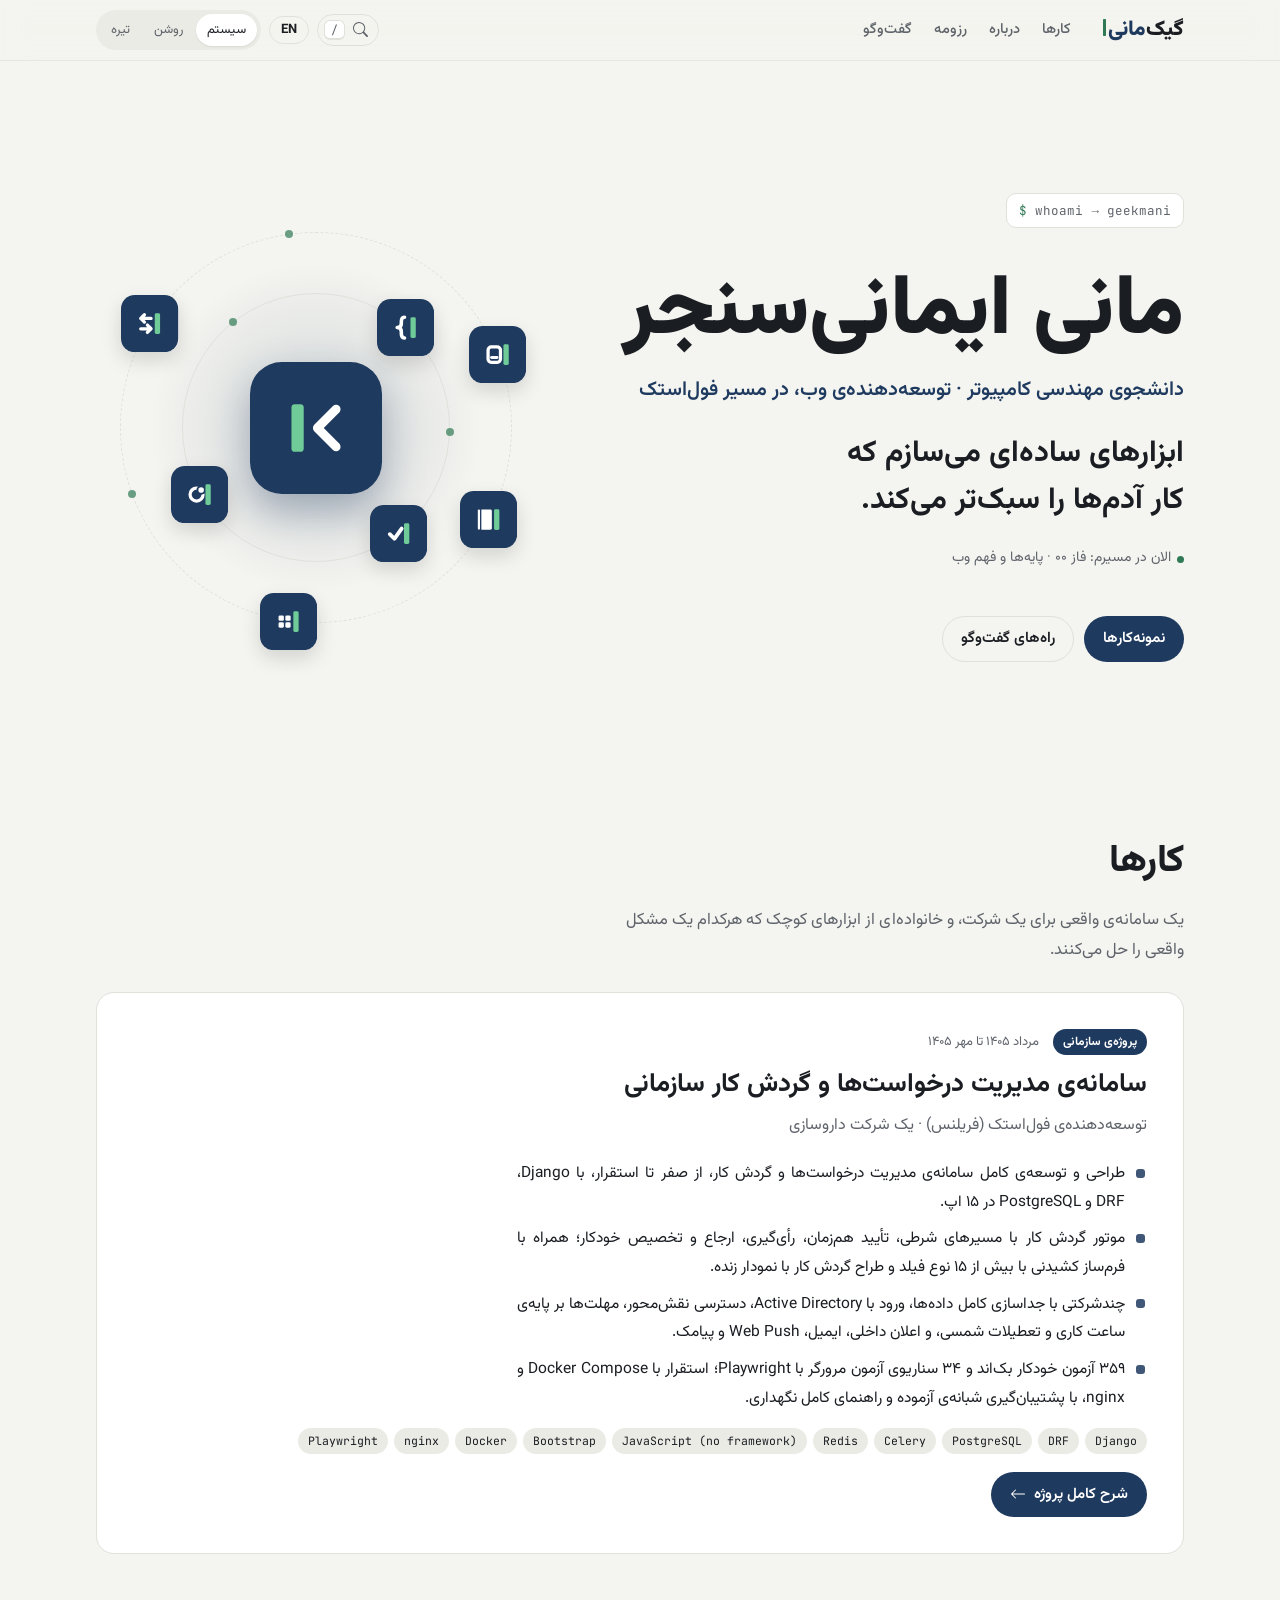
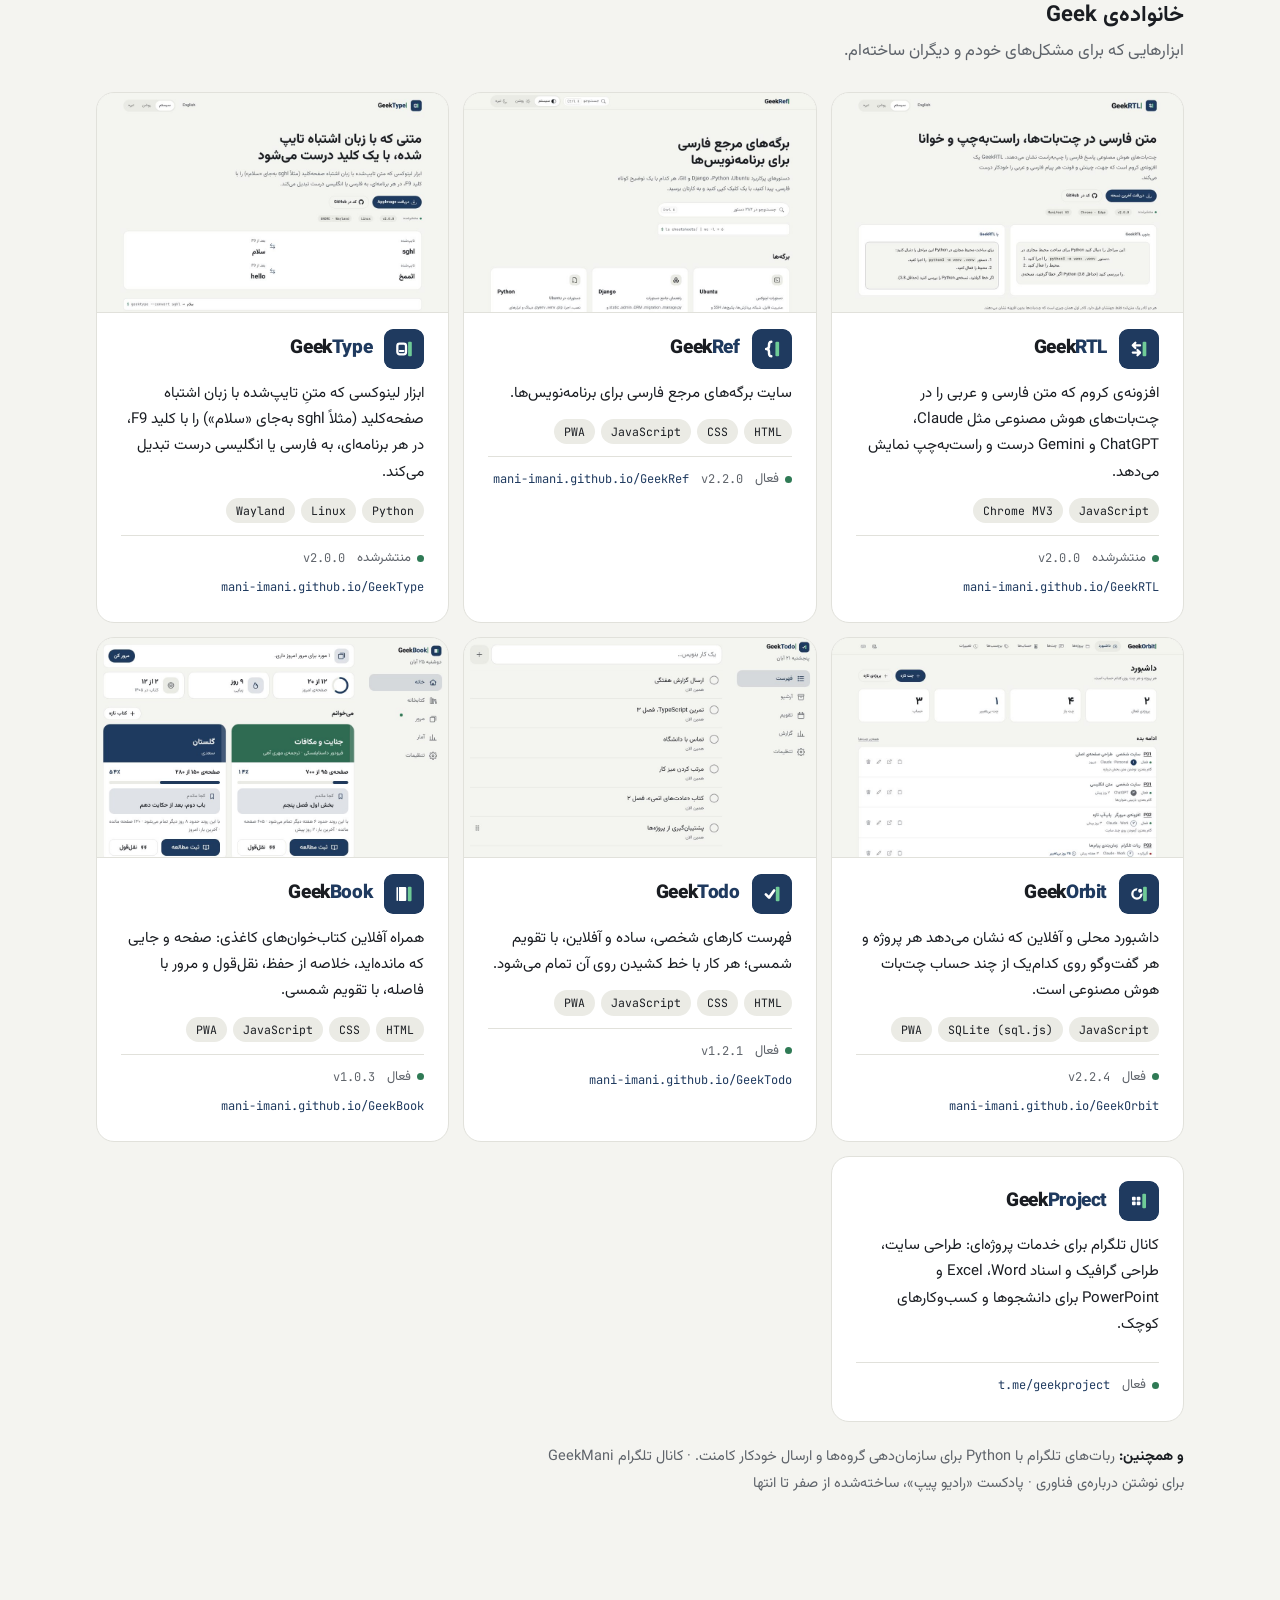
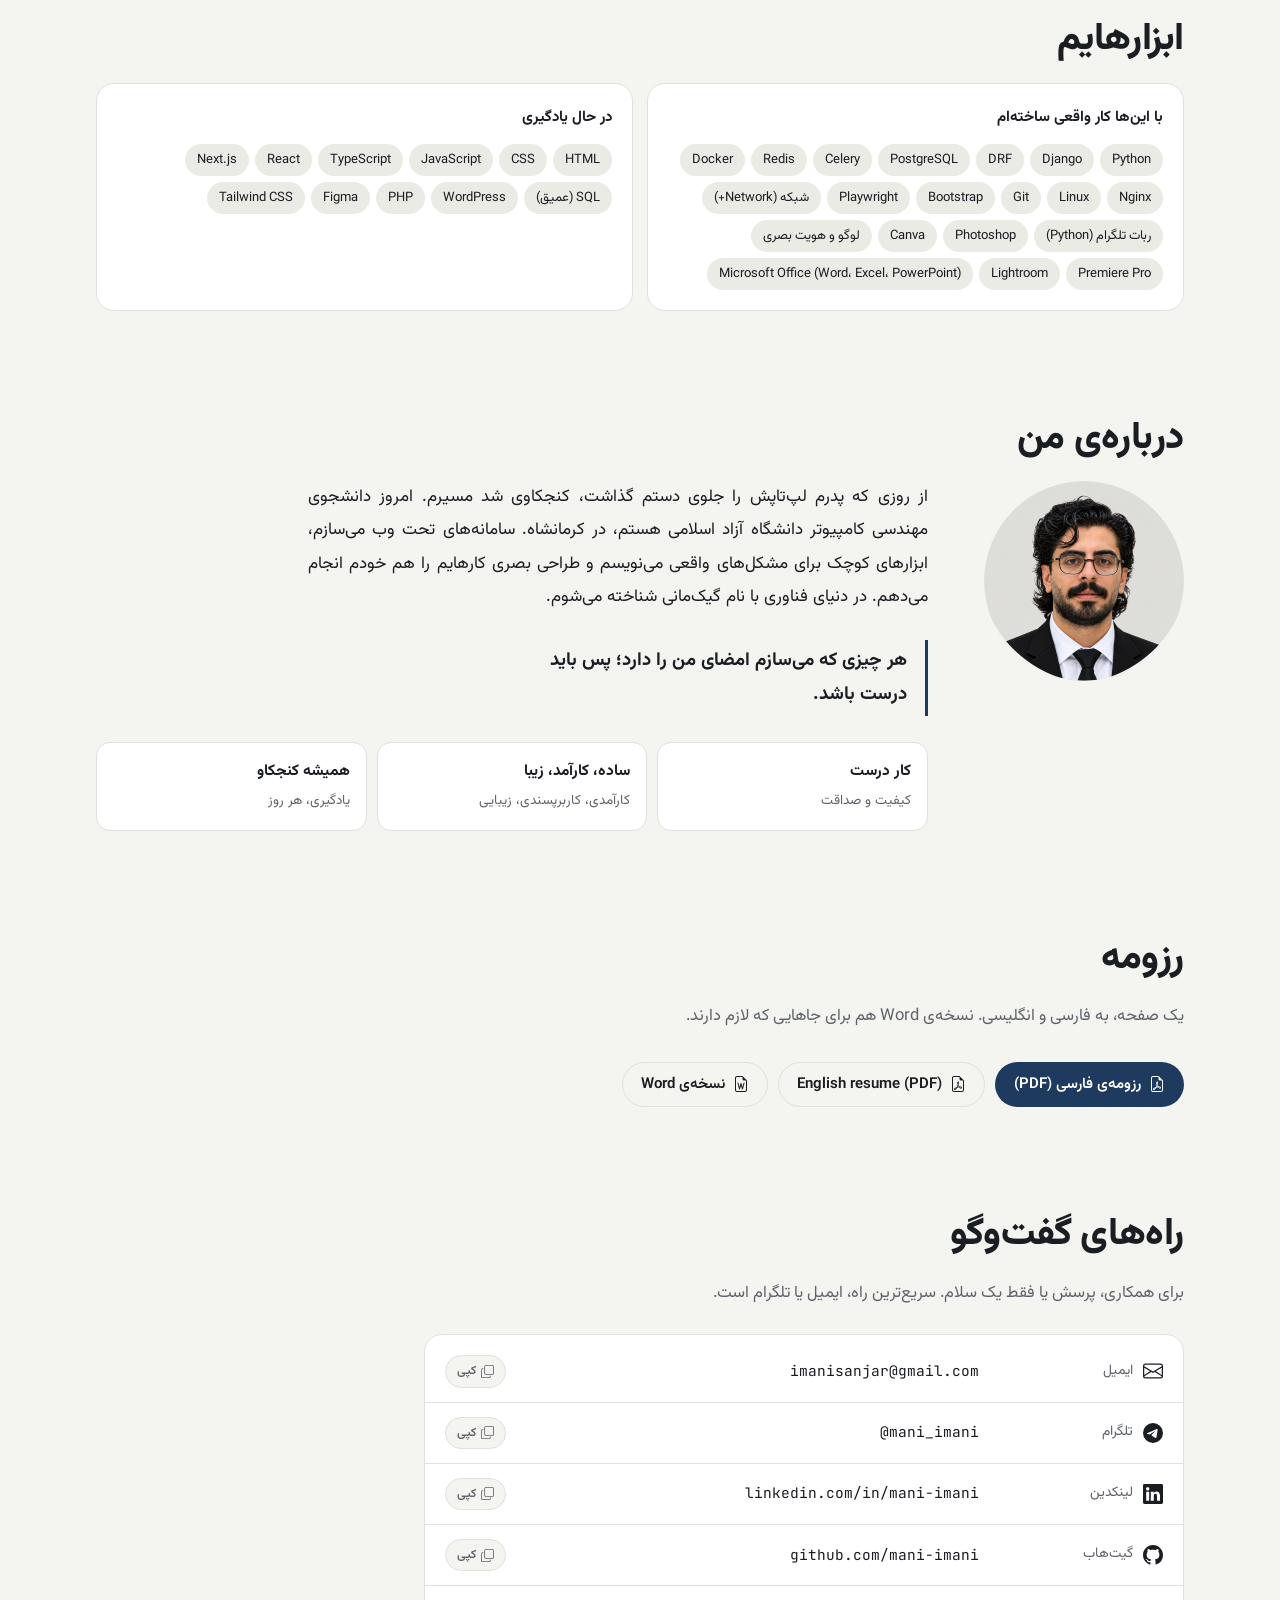
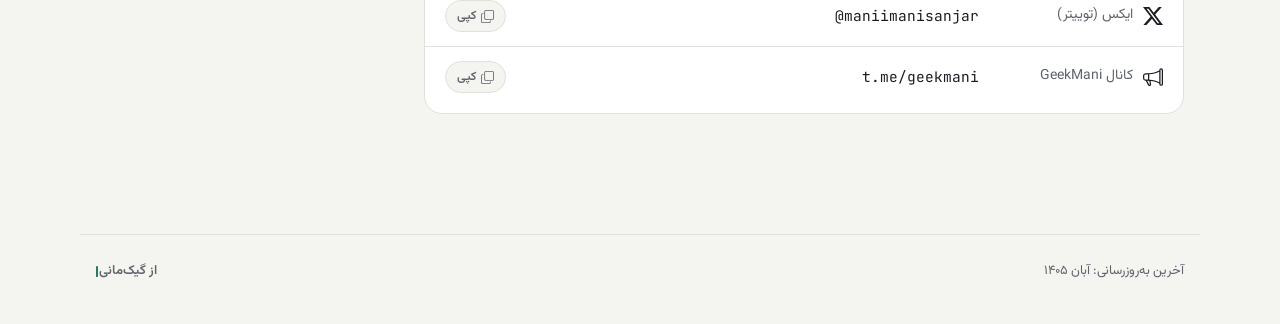
<file: index.html>
<!doctype html><html lang="fa" dir="rtl"><head><meta charset="utf-8"><meta name="viewport" content="width=device-width, initial-scale=1, viewport-fit=cover"><title>مانی ایمانی‌سنجر | گیک‌مانی</title><meta name="description" content="دانشجوی مهندسی کامپیوتر و توسعه‌دهنده‌ی وب در کرمانشاه. ابزارهای ساده‌ای می‌سازم که کار آدم‌ها را سبک‌تر می‌کند."><meta name="claude:viewport-fit-sides" content="cover"><meta name="theme-color" content="#F4F4F0" media="(prefers-color-scheme: light)"><meta name="theme-color" content="#0E1217" media="(prefers-color-scheme: dark)"><script>try{var t=localStorage.getItem('gm-theme');if(t&&t!=='system')document.documentElement.setAttribute('data-theme',t)}catch(e){}</script><link rel="stylesheet" href="css/site.css"><link rel="icon" href="img/favicon-fa.svg" type="image/svg+xml"><link rel="alternate icon" href="img/favicon-fa.ico"><link rel="apple-touch-icon" href="img/apple-touch-icon.png"><link rel="manifest" href="/manifest.webmanifest"><meta name="mobile-web-app-capable" content="yes"><meta name="apple-mobile-web-app-capable" content="yes"><meta name="apple-mobile-web-app-title" content="GeekMani"><meta name="apple-mobile-web-app-status-bar-style" content="default"><link rel="canonical" href="https://maniimani.ir/"><link rel="alternate" hreflang="fa" href="https://maniimani.ir/"><link rel="alternate" hreflang="en" href="https://maniimani.ir/en/"><link rel="alternate" hreflang="x-default" href="https://maniimani.ir/"><meta property="og:title" content="مانی ایمانی‌سنجر | گیک‌مانی"><meta property="og:description" content="دانشجوی مهندسی کامپیوتر و توسعه‌دهنده‌ی وب در کرمانشاه. ابزارهای ساده‌ای می‌سازم که کار آدم‌ها را سبک‌تر می‌کند."><meta property="og:url" content="https://maniimani.ir/"><meta property="og:image" content="https://maniimani.ir/img/geekmani-og-image-fa.png"><meta property="og:type" content="website"><meta name="twitter:card" content="summary_large_image"><meta name="twitter:creator" content="@maniimanisanjar"><script type="application/ld+json">{"@context": "https://schema.org", "@type": "Person", "name": "مانی ایمانی‌سنجر", "alternateName": "GeekMani", "url": "https://maniimani.ir", "jobTitle": "توسعه‌دهنده‌ی وب", "address": {"@type": "PostalAddress", "addressLocality": "Kermanshah", "addressCountry": "IR"}, "sameAs": ["https://github.com/mani-imani", "https://www.linkedin.com/in/mani-imani", "https://x.com/maniimanisanjar", "https://t.me/geekmani"]}</script></head><body><header class="top"><div class="gm-page top-in"><a class="brand" href="./" aria-label="GeekMani"><span class="gm-wordmark gm-blink" lang="fa">گیک‌<b>مانی</b><i class="gm-cursor"></i></span></a><nav class="nav" aria-label="menu"><a href="#work">کارها</a><a href="#about">درباره</a><a href="#resume">رزومه</a><a href="#contact">گفت‌وگو</a></nav><div class="tools"><button type="button" class="kbtn" data-pal aria-haspopup="dialog" aria-label="جست‌وجو و منو" title="برای باز کردن / را بزنید"><svg class="bi i-search" aria-hidden="true" focusable="false" xmlns="http://www.w3.org/2000/svg" fill="currentColor" viewBox="0 0 16 16">
  <path d="M11.742 10.344a6.5 6.5 0 1 0-1.397 1.398h-.001q.044.06.098.115l3.85 3.85a1 1 0 0 0 1.415-1.414l-3.85-3.85a1 1 0 0 0-.115-.1zM12 6.5a5.5 5.5 0 1 1-11 0 5.5 5.5 0 0 1 11 0"/>
</svg><svg class="bi i-menu" aria-hidden="true" focusable="false" xmlns="http://www.w3.org/2000/svg" fill="currentColor" viewBox="0 0 16 16">
  <path fill-rule="evenodd" d="M2.5 12a.5.5 0 0 1 .5-.5h10a.5.5 0 0 1 0 1H3a.5.5 0 0 1-.5-.5m0-4a.5.5 0 0 1 .5-.5h10a.5.5 0 0 1 0 1H3a.5.5 0 0 1-.5-.5m0-4a.5.5 0 0 1 .5-.5h10a.5.5 0 0 1 0 1H3a.5.5 0 0 1-.5-.5"/>
</svg><kbd>/</kbd></button><a class="lang" href="en/" hreflang="en" lang="en">EN</a><div class="gm-seg" role="group"><button type="button" data-t="system" aria-pressed="true">سیستم</button><button type="button" data-t="light" aria-pressed="false">روشن</button><button type="button" data-t="dark" aria-pressed="false">تیره</button></div></div></div></header><main class="pg-home"><section class="hero hero-home gm-page"><div class="hero-txt"><p class="gm-term hero-term"><span class="gm-prompt">$</span> whoami → geekmani</p><h1>مانی ایمانی‌سنجر</h1><p class="role">دانشجوی مهندسی کامپیوتر · توسعه‌دهنده‌ی وب، در مسیر فول‌استک</p><p class="tagline">ابزارهای ساده‌ای می‌سازم که کار آدم‌ها را سبک‌تر می‌کند.</p><p class="gm-status now" id="now">نقشه‌ی راه از آذر ۱۴۰۵ آغاز می‌شود.</p><div class="cta"><a class="gm-btn gm-btn--primary" href="#work">نمونه‌کارها</a><a class="gm-btn gm-btn--secondary" href="#contact">راه‌های گفت‌وگو</a></div></div><div class="orbit" aria-hidden="true"><i class="orb-ring r1"></i><i class="orb-ring r2"></i><i class="orb-dot" style="left:80.48%;top:51.06%"></i><i class="orb-dot" style="left:43.81%;top:5.93%"></i><i class="orb-dot" style="left:8.18%;top:65.22%"></i><i class="orb-dot" style="left:31.22%;top:25.97%"></i><span class="orb-core"><svg xmlns="http://www.w3.org/2000/svg" viewBox="0 0 24 24"><rect width="24" height="24" rx="5.76" fill="#1F3A5F"/><g transform="translate(12 12) scale(0.62) translate(-13.600 -12.000)"><path d="M19.5 6.5 14 12l5.5 5.5" fill="none" stroke="#FFFFFF" stroke-width="2.60" stroke-linecap="round" stroke-linejoin="round"/><rect x="6.4" y="5" width="3.6" height="14" rx="1" fill="#6FCB97"/></g></svg>
</span><span class="orb-i" style="left:12.26%;top:26.42%;--d:-0.0s" title="GeekRTL"><svg xmlns="http://www.w3.org/2000/svg" viewBox="0 0 24 24"><rect width="24" height="24" rx="5.76" fill="#1F3A5F"/><g transform="translate(12 12) scale(0.62) translate(-10.500 -12.000)"><path d="M11.5 8.5H4.5M7 6l-2.5 2.5L7 11" fill="none" stroke="#FFFFFF" stroke-width="2.20" stroke-linecap="round" stroke-linejoin="round"/><path d="M4.5 15.5h7M9 13l2.5 2.5L9 18" fill="none" stroke="#FFFFFF" stroke-width="2.20" stroke-linecap="round" stroke-linejoin="round"/><rect x="14" y="5" width="3.6" height="14" rx="1" fill="#6FCB97"/></g></svg>
</span><span class="orb-i" style="left:70.41%;top:27.33%;--d:-1.3s" title="GeekRef"><svg xmlns="http://www.w3.org/2000/svg" viewBox="0 0 24 24"><rect width="24" height="24" rx="5.76" fill="#1F3A5F"/><g transform="translate(12 12) scale(0.62) translate(-10.700 -12.000)"><path d="M10 5C7.6 5 7.8 7.6 7.8 9.4 7.8 11 6.9 12 5 12c1.9 0 2.8 1 2.8 2.6 0 1.8-.2 4.4 2.2 4.4" fill="none" stroke="#FFFFFF" stroke-width="2.40" stroke-linecap="round" stroke-linejoin="round"/><rect x="14" y="5" width="3.6" height="14" rx="1" fill="#6FCB97"/></g></svg>
</span><span class="orb-i" style="left:91.26%;top:33.33%;--d:-2.6s" title="GeekType"><svg xmlns="http://www.w3.org/2000/svg" viewBox="0 0 24 24"><rect width="24" height="24" rx="5.76" fill="#1F3A5F"/><g transform="translate(12 12) scale(0.62) translate(-10.050 -12.000)"><rect x="3.6" y="6.8" width="8.4" height="10.4" rx="2.2" fill="none" stroke="#FFFFFF" stroke-width="2.20" stroke-linecap="round" stroke-linejoin="round"/><path d="M6 14h3.6" fill="none" stroke="#FFFFFF" stroke-width="2.00" stroke-linecap="round" stroke-linejoin="round"/><rect x="14" y="5" width="3.6" height="14" rx="1" fill="#6FCB97"/></g></svg>
</span><span class="orb-i" style="left:23.59%;top:65.25%;--d:-3.9s" title="GeekOrbit"><svg xmlns="http://www.w3.org/2000/svg" viewBox="0 0 24 24"><rect width="24" height="24" rx="5.76" fill="#1F3A5F"/><g transform="translate(12 12) scale(0.62) translate(-10.050 -12.000)"><circle cx="8" cy="12" r="4.4" fill="none" stroke="#FFFFFF" stroke-width="2.20" stroke-linecap="round" stroke-linejoin="round"/><circle cx="11.11" cy="8.89" r="3.2" fill="#1F3A5F"/><circle cx="11.11" cy="8.89" r="1.9" fill="#FFFFFF"/><rect x="14" y="5" width="3.6" height="14" rx="1" fill="#6FCB97"/></g></svg>
</span><span class="orb-i" style="left:68.78%;top:74.03%;--d:-5.2s" title="GeekTodo"><svg xmlns="http://www.w3.org/2000/svg" viewBox="0 0 24 24"><rect width="24" height="24" rx="5.76" fill="#1F3A5F"/><g transform="translate(12 12) scale(0.62) translate(-10.350 -12.000)"><path d="M4.4 12.4 7.5 15.5 12.4 8.6" fill="none" stroke="#FFFFFF" stroke-width="2.60" stroke-linecap="round" stroke-linejoin="round"/><rect x="14" y="5" width="3.6" height="14" rx="1" fill="#6FCB97"/></g></svg>
</span><span class="orb-i" style="left:43.81%;top:94.07%;--d:-6.5s" title="GeekProject"><svg xmlns="http://www.w3.org/2000/svg" viewBox="0 0 24 24"><rect width="24" height="24" rx="5.76" fill="#1F3A5F"/><g transform="translate(12 12) scale(0.62) translate(-10.800 -12.000)"><rect x="4" y="7.9" width="3.6" height="3.6" rx="0.9" fill="#FFFFFF"/><rect x="8.6" y="7.9" width="3.6" height="3.6" rx="0.9" fill="#FFFFFF"/><rect x="4" y="12.5" width="3.6" height="3.6" rx="0.9" fill="#FFFFFF"/><rect x="8.6" y="12.5" width="3.6" height="3.6" rx="0.9" fill="#FFFFFF"/><rect x="14" y="5" width="3.6" height="14" rx="1" fill="#6FCB97"/></g></svg>
</span><span class="orb-i" style="left:89.29%;top:70.89%;--d:-7.8s" title="GeekBook"><svg xmlns="http://www.w3.org/2000/svg" viewBox="0 0 24 24"><rect width="24" height="24" rx="5.76" fill="#1F3A5F"/><g transform="translate(12 12) scale(0.62) translate(-10.300 -12.000)"><path d="M5.4 5.2h6.1a1 1 0 0 1 1 1v11.6a1 1 0 0 1-1 1H5.4z" fill="#FFFFFF"/><rect x="3.0" y="5.2" width="1.5" height="13.6" rx="0.7" fill="#FFFFFF"/><rect x="14" y="5" width="3.6" height="14" rx="1" fill="#6FCB97"/></g></svg>
</span></div></section><section class="sec gm-page" id="work"><h2>کارها</h2><p class="lead gm-justify">یک سامانه‌ی واقعی برای یک شرکت، و خانواده‌ای از ابزارهای کوچک که هرکدام یک مشکل واقعی را حل می‌کنند.</p><article class="feat gm-card"><div class="feat-k"><span class="tag">پروژه‌ی سازمانی</span><span class="gm-muted">مرداد ۱۴۰۵ تا مهر ۱۴۰۵</span></div><h3>سامانه‌ی مدیریت درخواست‌ها و گردش کار سازمانی</h3><p class="gm-muted">توسعه‌دهنده‌ی فول‌استک (فریلنس) · یک شرکت داروسازی</p><ul class="ticks gm-justify"><li>طراحی و توسعه‌ی کامل سامانه‌ی مدیریت درخواست‌ها و گردش کار، از صفر تا استقرار، با <bdi>Django</bdi>، <bdi>DRF</bdi> و <bdi>PostgreSQL</bdi> در ۱۵ اپ.</li><li>موتور گردش کار با مسیرهای شرطی، تأیید هم‌زمان، رأی‌گیری، ارجاع و تخصیص خودکار؛ همراه با فرم‌ساز کشیدنی با بیش از ۱۵ نوع فیلد و طراح گردش کار با نمودار زنده.</li><li>چندشرکتی با جداسازی کامل داده‌ها، ورود با <bdi>Active Directory</bdi>، دسترسی نقش‌محور، مهلت‌ها بر پایه‌ی ساعت کاری و تعطیلات شمسی، و اعلان داخلی، ایمیل، <bdi>Web Push</bdi> و پیامک.</li><li>۳۵۹ آزمون خودکار بک‌اند و ۳۴ سناریوی آزمون مرورگر با <bdi>Playwright</bdi>؛ استقرار با <bdi>Docker Compose</bdi> و <bdi>nginx</bdi>، با پشتیبان‌گیری شبانه‌ی آزموده و راهنمای کامل نگهداری.</li></ul><div class="chips"><span class="gm-chip">Django</span><span class="gm-chip">DRF</span><span class="gm-chip">PostgreSQL</span><span class="gm-chip">Celery</span><span class="gm-chip">Redis</span><span class="gm-chip">JavaScript (no framework)</span><span class="gm-chip">Bootstrap</span><span class="gm-chip">Docker</span><span class="gm-chip">nginx</span><span class="gm-chip">Playwright</span></div><div class="feat-f"><a class="gm-btn gm-btn--primary" href="projects/request-system/"><span>شرح کامل پروژه</span><svg class="bi" aria-hidden="true" focusable="false" xmlns="http://www.w3.org/2000/svg" fill="currentColor" viewBox="0 0 16 16">
  <path fill-rule="evenodd" d="M15 8a.5.5 0 0 0-.5-.5H2.707l3.147-3.146a.5.5 0 1 0-.708-.708l-4 4a.5.5 0 0 0 0 .708l4 4a.5.5 0 0 0 .708-.708L2.707 8.5H14.5A.5.5 0 0 0 15 8"/>
</svg></a></div></article><h3 class="sub">خانواده‌ی Geek</h3><p class="lead gm-justify">ابزارهایی که برای مشکل‌های خودم و دیگران ساخته‌ام.</p><div class="grid"><article class="prod gm-card gm-card--lift"><div class="prod-shot has-dark"><img class="shot-light" src="img/products/geekrtl-card-light.jpg" alt="GeekRTL" width="960" height="600" loading="lazy" decoding="async"><img class="shot-dark" src="img/products/geekrtl-card-dark.jpg" alt="" width="960" height="600" loading="lazy" decoding="async"></div><div class="prod-h"><span class="gm-mark" style="--gm-mark-size:40px"><svg xmlns="http://www.w3.org/2000/svg" viewBox="0 0 24 24"><rect width="24" height="24" rx="5.76" fill="#1F3A5F"/><g transform="translate(12 12) scale(0.62) translate(-10.500 -12.000)"><path d="M11.5 8.5H4.5M7 6l-2.5 2.5L7 11" fill="none" stroke="#FFFFFF" stroke-width="2.20" stroke-linecap="round" stroke-linejoin="round"/><path d="M4.5 15.5h7M9 13l2.5 2.5L9 18" fill="none" stroke="#FFFFFF" stroke-width="2.20" stroke-linecap="round" stroke-linejoin="round"/><rect x="14" y="5" width="3.6" height="14" rx="1" fill="#6FCB97"/></g></svg>
</span><h4 dir="ltr">Geek<b>RTL</b></h4></div><p>افزونه‌ی کروم که متن فارسی و عربی را در چت‌بات‌های هوش مصنوعی مثل <bdi>Claude</bdi>، <bdi>ChatGPT</bdi> و <bdi>Gemini</bdi> درست و راست‌به‌چپ نمایش می‌دهد.</p><div class="chips"><span class="gm-chip">JavaScript</span><span class="gm-chip">Chrome MV3</span></div><div class="prod-f"><span class="gm-status">منتشرشده</span><span class="ver" dir="ltr">v2.0.0</span><a class="more" href="https://mani-imani.github.io/GeekRTL/" target="_blank" rel="noopener" dir="ltr">mani-imani.github.io/GeekRTL</a></div></article><article class="prod gm-card gm-card--lift"><div class="prod-shot has-dark"><img class="shot-light" src="img/products/geekref-card-light.jpg" alt="GeekRef" width="960" height="600" loading="lazy" decoding="async"><img class="shot-dark" src="img/products/geekref-card-dark.jpg" alt="" width="960" height="600" loading="lazy" decoding="async"></div><div class="prod-h"><span class="gm-mark" style="--gm-mark-size:40px"><svg xmlns="http://www.w3.org/2000/svg" viewBox="0 0 24 24"><rect width="24" height="24" rx="5.76" fill="#1F3A5F"/><g transform="translate(12 12) scale(0.62) translate(-10.700 -12.000)"><path d="M10 5C7.6 5 7.8 7.6 7.8 9.4 7.8 11 6.9 12 5 12c1.9 0 2.8 1 2.8 2.6 0 1.8-.2 4.4 2.2 4.4" fill="none" stroke="#FFFFFF" stroke-width="2.40" stroke-linecap="round" stroke-linejoin="round"/><rect x="14" y="5" width="3.6" height="14" rx="1" fill="#6FCB97"/></g></svg>
</span><h4 dir="ltr">Geek<b>Ref</b></h4></div><p>سایت برگه‌های مرجع فارسی برای برنامه‌نویس‌ها.</p><div class="chips"><span class="gm-chip">HTML</span><span class="gm-chip">CSS</span><span class="gm-chip">JavaScript</span><span class="gm-chip">PWA</span></div><div class="prod-f"><span class="gm-status">فعال</span><span class="ver" dir="ltr">v2.2.0</span><a class="more" href="https://mani-imani.github.io/GeekRef/" target="_blank" rel="noopener" dir="ltr">mani-imani.github.io/GeekRef</a></div></article><article class="prod gm-card gm-card--lift"><div class="prod-shot has-dark"><img class="shot-light" src="img/products/geektype-card-light.jpg" alt="GeekType" width="960" height="600" loading="lazy" decoding="async"><img class="shot-dark" src="img/products/geektype-card-dark.jpg" alt="" width="960" height="600" loading="lazy" decoding="async"></div><div class="prod-h"><span class="gm-mark" style="--gm-mark-size:40px"><svg xmlns="http://www.w3.org/2000/svg" viewBox="0 0 24 24"><rect width="24" height="24" rx="5.76" fill="#1F3A5F"/><g transform="translate(12 12) scale(0.62) translate(-10.050 -12.000)"><rect x="3.6" y="6.8" width="8.4" height="10.4" rx="2.2" fill="none" stroke="#FFFFFF" stroke-width="2.20" stroke-linecap="round" stroke-linejoin="round"/><path d="M6 14h3.6" fill="none" stroke="#FFFFFF" stroke-width="2.00" stroke-linecap="round" stroke-linejoin="round"/><rect x="14" y="5" width="3.6" height="14" rx="1" fill="#6FCB97"/></g></svg>
</span><h4 dir="ltr">Geek<b>Type</b></h4></div><p>ابزار لینوکسی که متنِ تایپ‌شده با زبان اشتباه صفحه‌کلید (مثلاً <bdi>sghl</bdi> به‌جای «سلام») را با کلید <bdi>F9</bdi>، در هر برنامه‌ای، به فارسی یا انگلیسی درست تبدیل می‌کند.</p><div class="chips"><span class="gm-chip">Python</span><span class="gm-chip">Linux</span><span class="gm-chip">Wayland</span></div><div class="prod-f"><span class="gm-status">منتشرشده</span><span class="ver" dir="ltr">v2.0.0</span><a class="more" href="https://mani-imani.github.io/GeekType/" target="_blank" rel="noopener" dir="ltr">mani-imani.github.io/GeekType</a></div></article><article class="prod gm-card gm-card--lift"><div class="prod-shot has-dark"><img class="shot-light" src="img/products/geekorbit-card-light.jpg" alt="GeekOrbit" width="960" height="600" loading="lazy" decoding="async"><img class="shot-dark" src="img/products/geekorbit-card-dark.jpg" alt="" width="960" height="600" loading="lazy" decoding="async"></div><div class="prod-h"><span class="gm-mark" style="--gm-mark-size:40px"><svg xmlns="http://www.w3.org/2000/svg" viewBox="0 0 24 24"><rect width="24" height="24" rx="5.76" fill="#1F3A5F"/><g transform="translate(12 12) scale(0.62) translate(-10.050 -12.000)"><circle cx="8" cy="12" r="4.4" fill="none" stroke="#FFFFFF" stroke-width="2.20" stroke-linecap="round" stroke-linejoin="round"/><circle cx="11.11" cy="8.89" r="3.2" fill="#1F3A5F"/><circle cx="11.11" cy="8.89" r="1.9" fill="#FFFFFF"/><rect x="14" y="5" width="3.6" height="14" rx="1" fill="#6FCB97"/></g></svg>
</span><h4 dir="ltr">Geek<b>Orbit</b></h4></div><p>داشبورد محلی و آفلاین که نشان می‌دهد هر پروژه و هر گفت‌وگو روی کدام‌یک از چند حساب چت‌بات هوش مصنوعی است.</p><div class="chips"><span class="gm-chip">JavaScript</span><span class="gm-chip">SQLite (sql.js)</span><span class="gm-chip">PWA</span></div><div class="prod-f"><span class="gm-status">فعال</span><span class="ver" dir="ltr">v2.2.4</span><a class="more" href="https://mani-imani.github.io/GeekOrbit/" target="_blank" rel="noopener" dir="ltr">mani-imani.github.io/GeekOrbit</a></div></article><article class="prod gm-card gm-card--lift"><div class="prod-shot has-dark"><img class="shot-light" src="img/products/geektodo-card-light.jpg" alt="GeekTodo" width="960" height="600" loading="lazy" decoding="async"><img class="shot-dark" src="img/products/geektodo-card-dark.jpg" alt="" width="960" height="600" loading="lazy" decoding="async"></div><div class="prod-h"><span class="gm-mark" style="--gm-mark-size:40px"><svg xmlns="http://www.w3.org/2000/svg" viewBox="0 0 24 24"><rect width="24" height="24" rx="5.76" fill="#1F3A5F"/><g transform="translate(12 12) scale(0.62) translate(-10.350 -12.000)"><path d="M4.4 12.4 7.5 15.5 12.4 8.6" fill="none" stroke="#FFFFFF" stroke-width="2.60" stroke-linecap="round" stroke-linejoin="round"/><rect x="14" y="5" width="3.6" height="14" rx="1" fill="#6FCB97"/></g></svg>
</span><h4 dir="ltr">Geek<b>Todo</b></h4></div><p>فهرست کارهای شخصی، ساده و آفلاین، با تقویم شمسی؛ هر کار با خط کشیدن روی آن تمام می‌شود.</p><div class="chips"><span class="gm-chip">HTML</span><span class="gm-chip">CSS</span><span class="gm-chip">JavaScript</span><span class="gm-chip">PWA</span></div><div class="prod-f"><span class="gm-status">فعال</span><span class="ver" dir="ltr">v1.2.1</span><a class="more" href="https://mani-imani.github.io/GeekTodo/" target="_blank" rel="noopener" dir="ltr">mani-imani.github.io/GeekTodo</a></div></article><article class="prod gm-card gm-card--lift"><div class="prod-shot has-dark"><img class="shot-light" src="img/products/geekbook-card-light.jpg" alt="GeekBook" width="960" height="600" loading="lazy" decoding="async"><img class="shot-dark" src="img/products/geekbook-card-dark.jpg" alt="" width="960" height="600" loading="lazy" decoding="async"></div><div class="prod-h"><span class="gm-mark" style="--gm-mark-size:40px"><svg xmlns="http://www.w3.org/2000/svg" viewBox="0 0 24 24"><rect width="24" height="24" rx="5.76" fill="#1F3A5F"/><g transform="translate(12 12) scale(0.62) translate(-10.300 -12.000)"><path d="M5.4 5.2h6.1a1 1 0 0 1 1 1v11.6a1 1 0 0 1-1 1H5.4z" fill="#FFFFFF"/><rect x="3.0" y="5.2" width="1.5" height="13.6" rx="0.7" fill="#FFFFFF"/><rect x="14" y="5" width="3.6" height="14" rx="1" fill="#6FCB97"/></g></svg>
</span><h4 dir="ltr">Geek<b>Book</b></h4></div><p>همراه آفلاین کتاب‌خوان‌های کاغذی: صفحه و جایی که مانده‌اید، خلاصه از حفظ، نقل‌قول و مرور با فاصله، با تقویم شمسی.</p><div class="chips"><span class="gm-chip">HTML</span><span class="gm-chip">CSS</span><span class="gm-chip">JavaScript</span><span class="gm-chip">PWA</span></div><div class="prod-f"><span class="gm-status">فعال</span><span class="ver" dir="ltr">v1.0.3</span><a class="more" href="https://mani-imani.github.io/GeekBook/" target="_blank" rel="noopener" dir="ltr">mani-imani.github.io/GeekBook</a></div></article><article class="prod gm-card gm-card--lift"><div class="prod-h"><span class="gm-mark" style="--gm-mark-size:40px"><svg xmlns="http://www.w3.org/2000/svg" viewBox="0 0 24 24"><rect width="24" height="24" rx="5.76" fill="#1F3A5F"/><g transform="translate(12 12) scale(0.62) translate(-10.800 -12.000)"><rect x="4" y="7.9" width="3.6" height="3.6" rx="0.9" fill="#FFFFFF"/><rect x="8.6" y="7.9" width="3.6" height="3.6" rx="0.9" fill="#FFFFFF"/><rect x="4" y="12.5" width="3.6" height="3.6" rx="0.9" fill="#FFFFFF"/><rect x="8.6" y="12.5" width="3.6" height="3.6" rx="0.9" fill="#FFFFFF"/><rect x="14" y="5" width="3.6" height="14" rx="1" fill="#6FCB97"/></g></svg>
</span><h4 dir="ltr">Geek<b>Project</b></h4></div><p>کانال تلگرام برای خدمات پروژه‌ای: طراحی سایت، طراحی گرافیک و اسناد <bdi>Word</bdi>، <bdi>Excel</bdi> و <bdi>PowerPoint</bdi> برای دانشجوها و کسب‌وکارهای کوچک.</p><div class="chips"></div><div class="prod-f"><span class="gm-status">فعال</span><a class="more" href="https://t.me/geekproject" target="_blank" rel="noopener" dir="ltr">t.me/geekproject</a></div></article></div><p class="also"><b>و همچنین:</b> ربات‌های تلگرام با <bdi>Python</bdi> برای سازمان‌دهی گروه‌ها و ارسال خودکار کامنت. · کانال تلگرام <bdi>GeekMani</bdi> برای نوشتن درباره‌ی فناوری · پادکست «رادیو پیپ»، ساخته‌شده از صفر تا انتها</p></section><section class="sec gm-page" id="tools"><h2>ابزارهایم</h2><div class="tools2"><div><h4>با این‌ها کار واقعی ساخته‌ام</h4><div class="chips"><span class="gm-chip">Python</span><span class="gm-chip">Django</span><span class="gm-chip">DRF</span><span class="gm-chip">PostgreSQL</span><span class="gm-chip">Celery</span><span class="gm-chip">Redis</span><span class="gm-chip">Docker</span><span class="gm-chip">Nginx</span><span class="gm-chip">Linux</span><span class="gm-chip">Git</span><span class="gm-chip">Bootstrap</span><span class="gm-chip">Playwright</span><span class="gm-chip">شبکه (Network+)</span><span class="gm-chip">ربات تلگرام (Python)</span><span class="gm-chip">Photoshop</span><span class="gm-chip">Canva</span><span class="gm-chip">لوگو و هویت بصری</span><span class="gm-chip">Premiere Pro</span><span class="gm-chip">Lightroom</span><span class="gm-chip">Microsoft Office (Word، Excel، PowerPoint)</span></div></div><div><h4>در حال یادگیری</h4><div class="chips"><span class="gm-chip">HTML</span><span class="gm-chip">CSS</span><span class="gm-chip">JavaScript</span><span class="gm-chip">TypeScript</span><span class="gm-chip">React</span><span class="gm-chip">Next.js</span><span class="gm-chip">SQL (عمیق)</span><span class="gm-chip">WordPress</span><span class="gm-chip">PHP</span><span class="gm-chip">Figma</span><span class="gm-chip">Tailwind CSS</span></div></div></div></section><section class="sec gm-page" id="about"><h2>درباره‌ی من</h2><div class="about"><img class="portrait" src="img/mani-imanisanjar-portrait-gray-circle-800.png" alt="مانی ایمانی‌سنجر" width="200" height="200" loading="lazy"><div><p class="story gm-justify">از روزی که پدرم لپ‌تاپش را جلوی دستم گذاشت، کنجکاوی شد مسیرم. امروز دانشجوی مهندسی کامپیوتر دانشگاه آزاد اسلامی هستم، در کرمانشاه. سامانه‌های تحت وب می‌سازم، ابزارهای کوچک برای مشکل‌های واقعی می‌نویسم و طراحی بصری کارهایم را هم خودم انجام می‌دهم. در دنیای فناوری با نام گیک‌مانی شناخته می‌شوم.</p><blockquote class="sig">هر چیزی که می‌سازم امضای من را دارد؛ پس باید درست باشد.</blockquote><div class="pils"><div class="pil"><b>کار درست</b><span>کیفیت و صداقت</span></div><div class="pil"><b>ساده، کارآمد، زیبا</b><span>کارآمدی، کاربرپسندی، زیبایی</span></div><div class="pil"><b>همیشه کنجکاو</b><span>یادگیری، هر روز</span></div></div></div></div></section><section class="sec gm-page" id="resume"><h2>رزومه</h2><p class="lead gm-justify">یک صفحه، به فارسی و انگلیسی. نسخه‌ی Word هم برای جاهایی که لازم دارند.</p><div class="cta"><a class="gm-btn gm-btn--primary" href="resume/mani-imanisanjar-resume-fa.pdf" download><svg class="bi" aria-hidden="true" focusable="false" xmlns="http://www.w3.org/2000/svg" fill="currentColor" viewBox="0 0 16 16">
  <path d="M14 14V4.5L9.5 0H4a2 2 0 0 0-2 2v12a2 2 0 0 0 2 2h8a2 2 0 0 0 2-2M9.5 3A1.5 1.5 0 0 0 11 4.5h2V14a1 1 0 0 1-1 1H4a1 1 0 0 1-1-1V2a1 1 0 0 1 1-1h5.5z"/>
  <path d="M4.603 14.087a.8.8 0 0 1-.438-.42c-.195-.388-.13-.776.08-1.102.198-.307.526-.568.897-.787a7.7 7.7 0 0 1 1.482-.645 20 20 0 0 0 1.062-2.227 7.3 7.3 0 0 1-.43-1.295c-.086-.4-.119-.796-.046-1.136.075-.354.274-.672.65-.823.192-.077.4-.12.602-.077a.7.7 0 0 1 .477.365c.088.164.12.356.127.538.007.188-.012.396-.047.614-.084.51-.27 1.134-.52 1.794a11 11 0 0 0 .98 1.686 5.8 5.8 0 0 1 1.334.05c.364.066.734.195.96.465.12.144.193.32.2.518.007.192-.047.382-.138.563a1.04 1.04 0 0 1-.354.416.86.86 0 0 1-.51.138c-.331-.014-.654-.196-.933-.417a5.7 5.7 0 0 1-.911-.95 11.7 11.7 0 0 0-1.997.406 11.3 11.3 0 0 1-1.02 1.51c-.292.35-.609.656-.927.787a.8.8 0 0 1-.58.029m1.379-1.901q-.25.115-.459.238c-.328.194-.541.383-.647.547-.094.145-.096.25-.04.361q.016.032.026.044l.035-.012c.137-.056.355-.235.635-.572a8 8 0 0 0 .45-.606m1.64-1.33a13 13 0 0 1 1.01-.193 12 12 0 0 1-.51-.858 21 21 0 0 1-.5 1.05zm2.446.45q.226.245.435.41c.24.19.407.253.498.256a.1.1 0 0 0 .07-.015.3.3 0 0 0 .094-.125.44.44 0 0 0 .059-.2.1.1 0 0 0-.026-.063c-.052-.062-.2-.152-.518-.209a4 4 0 0 0-.612-.053zM8.078 7.8a7 7 0 0 0 .2-.828q.046-.282.038-.465a.6.6 0 0 0-.032-.198.5.5 0 0 0-.145.04c-.087.035-.158.106-.196.283-.04.192-.03.469.046.822q.036.167.09.346z"/>
</svg><span>رزومه‌ی فارسی (PDF)</span></a><a class="gm-btn gm-btn--secondary" href="resume/mani-imanisanjar-resume-en.pdf" download><svg class="bi" aria-hidden="true" focusable="false" xmlns="http://www.w3.org/2000/svg" fill="currentColor" viewBox="0 0 16 16">
  <path d="M14 14V4.5L9.5 0H4a2 2 0 0 0-2 2v12a2 2 0 0 0 2 2h8a2 2 0 0 0 2-2M9.5 3A1.5 1.5 0 0 0 11 4.5h2V14a1 1 0 0 1-1 1H4a1 1 0 0 1-1-1V2a1 1 0 0 1 1-1h5.5z"/>
  <path d="M4.603 14.087a.8.8 0 0 1-.438-.42c-.195-.388-.13-.776.08-1.102.198-.307.526-.568.897-.787a7.7 7.7 0 0 1 1.482-.645 20 20 0 0 0 1.062-2.227 7.3 7.3 0 0 1-.43-1.295c-.086-.4-.119-.796-.046-1.136.075-.354.274-.672.65-.823.192-.077.4-.12.602-.077a.7.7 0 0 1 .477.365c.088.164.12.356.127.538.007.188-.012.396-.047.614-.084.51-.27 1.134-.52 1.794a11 11 0 0 0 .98 1.686 5.8 5.8 0 0 1 1.334.05c.364.066.734.195.96.465.12.144.193.32.2.518.007.192-.047.382-.138.563a1.04 1.04 0 0 1-.354.416.86.86 0 0 1-.51.138c-.331-.014-.654-.196-.933-.417a5.7 5.7 0 0 1-.911-.95 11.7 11.7 0 0 0-1.997.406 11.3 11.3 0 0 1-1.02 1.51c-.292.35-.609.656-.927.787a.8.8 0 0 1-.58.029m1.379-1.901q-.25.115-.459.238c-.328.194-.541.383-.647.547-.094.145-.096.25-.04.361q.016.032.026.044l.035-.012c.137-.056.355-.235.635-.572a8 8 0 0 0 .45-.606m1.64-1.33a13 13 0 0 1 1.01-.193 12 12 0 0 1-.51-.858 21 21 0 0 1-.5 1.05zm2.446.45q.226.245.435.41c.24.19.407.253.498.256a.1.1 0 0 0 .07-.015.3.3 0 0 0 .094-.125.44.44 0 0 0 .059-.2.1.1 0 0 0-.026-.063c-.052-.062-.2-.152-.518-.209a4 4 0 0 0-.612-.053zM8.078 7.8a7 7 0 0 0 .2-.828q.046-.282.038-.465a.6.6 0 0 0-.032-.198.5.5 0 0 0-.145.04c-.087.035-.158.106-.196.283-.04.192-.03.469.046.822q.036.167.09.346z"/>
</svg><span>English resume (PDF)</span></a><a class="gm-btn gm-btn--secondary" href="resume/mani-imanisanjar-resume-fa.docx" download><svg class="bi" aria-hidden="true" focusable="false" xmlns="http://www.w3.org/2000/svg" fill="currentColor" viewBox="0 0 16 16">
  <path d="M5.485 6.879a.5.5 0 1 0-.97.242l1.5 6a.5.5 0 0 0 .967.01L8 9.402l1.018 3.73a.5.5 0 0 0 .967-.01l1.5-6a.5.5 0 0 0-.97-.242l-1.036 4.144-.997-3.655a.5.5 0 0 0-.964 0l-.997 3.655L5.485 6.88z"/>
  <path d="M14 14V4.5L9.5 0H4a2 2 0 0 0-2 2v12a2 2 0 0 0 2 2h8a2 2 0 0 0 2-2M9.5 3A1.5 1.5 0 0 0 11 4.5h2V14a1 1 0 0 1-1 1H4a1 1 0 0 1-1-1V2a1 1 0 0 1 1-1h5.5z"/>
</svg><span>نسخه‌ی Word</span></a></div></section><section class="sec gm-page" id="contact"><h2>راه‌های گفت‌وگو</h2><p class="lead gm-justify">برای همکاری، پرسش یا فقط یک سلام. سریع‌ترین راه، ایمیل یا تلگرام است.</p><ul class="contact gm-card"><li class="ci"><span class="ci-k"><svg class="bi" aria-hidden="true" focusable="false" xmlns="http://www.w3.org/2000/svg" fill="currentColor" viewBox="0 0 16 16">
  <path d="M0 4a2 2 0 0 1 2-2h12a2 2 0 0 1 2 2v8a2 2 0 0 1-2 2H2a2 2 0 0 1-2-2zm2-1a1 1 0 0 0-1 1v.217l7 4.2 7-4.2V4a1 1 0 0 0-1-1zm13 2.383-4.708 2.825L15 11.105zm-.034 6.876-5.64-3.471L8 9.583l-1.326-.795-5.64 3.47A1 1 0 0 0 2 13h12a1 1 0 0 0 .966-.741M1 11.105l4.708-2.897L1 5.383z"/>
</svg><span>ایمیل</span></span><a href="mailto:imanisanjar@gmail.com" dir="ltr" target="_blank" rel="noopener">imanisanjar@gmail.com</a><button type="button" class="copy" data-copy="imanisanjar@gmail.com" aria-label="کپی ایمیل"><svg class="bi" aria-hidden="true" focusable="false" xmlns="http://www.w3.org/2000/svg" fill="currentColor" viewBox="0 0 16 16">
  <path fill-rule="evenodd" d="M4 2a2 2 0 0 1 2-2h8a2 2 0 0 1 2 2v8a2 2 0 0 1-2 2H6a2 2 0 0 1-2-2zm2-1a1 1 0 0 0-1 1v8a1 1 0 0 0 1 1h8a1 1 0 0 0 1-1V2a1 1 0 0 0-1-1zM2 5a1 1 0 0 0-1 1v8a1 1 0 0 0 1 1h8a1 1 0 0 0 1-1v-1h1v1a2 2 0 0 1-2 2H2a2 2 0 0 1-2-2V6a2 2 0 0 1 2-2h1v1z"/>
</svg><span>کپی</span></button></li><li class="ci"><span class="ci-k"><svg class="bi" aria-hidden="true" focusable="false" xmlns="http://www.w3.org/2000/svg" fill="currentColor" viewBox="0 0 16 16">
  <path d="M16 8A8 8 0 1 1 0 8a8 8 0 0 1 16 0M8.287 5.906q-1.168.486-4.666 2.01-.567.225-.595.442c-.03.243.275.339.69.47l.175.055c.408.133.958.288 1.243.294q.39.01.868-.32 3.269-2.206 3.374-2.23c.05-.012.12-.026.166.016s.042.12.037.141c-.03.129-1.227 1.241-1.846 1.817-.193.18-.33.307-.358.336a8 8 0 0 1-.188.186c-.38.366-.664.64.015 1.088.327.216.589.393.85.571.284.194.568.387.936.629q.14.092.27.187c.331.236.63.448.997.414.214-.02.435-.22.547-.82.265-1.417.786-4.486.906-5.751a1.4 1.4 0 0 0-.013-.315.34.34 0 0 0-.114-.217.53.53 0 0 0-.31-.093c-.3.005-.763.166-2.984 1.09"/>
</svg><span>تلگرام</span></span><a href="https://t.me/mani_imani" dir="ltr" target="_blank" rel="noopener">@mani_imani</a><button type="button" class="copy" data-copy="@mani_imani" aria-label="کپی تلگرام"><svg class="bi" aria-hidden="true" focusable="false" xmlns="http://www.w3.org/2000/svg" fill="currentColor" viewBox="0 0 16 16">
  <path fill-rule="evenodd" d="M4 2a2 2 0 0 1 2-2h8a2 2 0 0 1 2 2v8a2 2 0 0 1-2 2H6a2 2 0 0 1-2-2zm2-1a1 1 0 0 0-1 1v8a1 1 0 0 0 1 1h8a1 1 0 0 0 1-1V2a1 1 0 0 0-1-1zM2 5a1 1 0 0 0-1 1v8a1 1 0 0 0 1 1h8a1 1 0 0 0 1-1v-1h1v1a2 2 0 0 1-2 2H2a2 2 0 0 1-2-2V6a2 2 0 0 1 2-2h1v1z"/>
</svg><span>کپی</span></button></li><li class="ci"><span class="ci-k"><svg class="bi" aria-hidden="true" focusable="false" xmlns="http://www.w3.org/2000/svg" fill="currentColor" viewBox="0 0 16 16">
  <path d="M0 1.146C0 .513.526 0 1.175 0h13.65C15.474 0 16 .513 16 1.146v13.708c0 .633-.526 1.146-1.175 1.146H1.175C.526 16 0 15.487 0 14.854zm4.943 12.248V6.169H2.542v7.225zm-1.2-8.212c.837 0 1.358-.554 1.358-1.248-.015-.709-.52-1.248-1.342-1.248S2.4 3.226 2.4 3.934c0 .694.521 1.248 1.327 1.248zm4.908 8.212V9.359c0-.216.016-.432.08-.586.173-.431.568-.878 1.232-.878.869 0 1.216.662 1.216 1.634v3.865h2.401V9.25c0-2.22-1.184-3.252-2.764-3.252-1.274 0-1.845.7-2.165 1.193v.025h-.016l.016-.025V6.169h-2.4c.03.678 0 7.225 0 7.225z"/>
</svg><span>لینکدین</span></span><a href="https://www.linkedin.com/in/mani-imani" dir="ltr" target="_blank" rel="noopener">linkedin.com/in/mani-imani</a><button type="button" class="copy" data-copy="linkedin.com/in/mani-imani" aria-label="کپی لینکدین"><svg class="bi" aria-hidden="true" focusable="false" xmlns="http://www.w3.org/2000/svg" fill="currentColor" viewBox="0 0 16 16">
  <path fill-rule="evenodd" d="M4 2a2 2 0 0 1 2-2h8a2 2 0 0 1 2 2v8a2 2 0 0 1-2 2H6a2 2 0 0 1-2-2zm2-1a1 1 0 0 0-1 1v8a1 1 0 0 0 1 1h8a1 1 0 0 0 1-1V2a1 1 0 0 0-1-1zM2 5a1 1 0 0 0-1 1v8a1 1 0 0 0 1 1h8a1 1 0 0 0 1-1v-1h1v1a2 2 0 0 1-2 2H2a2 2 0 0 1-2-2V6a2 2 0 0 1 2-2h1v1z"/>
</svg><span>کپی</span></button></li><li class="ci"><span class="ci-k"><svg class="bi" aria-hidden="true" focusable="false" xmlns="http://www.w3.org/2000/svg" fill="currentColor" viewBox="0 0 16 16">
  <path d="M8 0C3.58 0 0 3.58 0 8c0 3.54 2.29 6.53 5.47 7.59.4.07.55-.17.55-.38 0-.19-.01-.82-.01-1.49-2.01.37-2.53-.49-2.69-.94-.09-.23-.48-.94-.82-1.13-.28-.15-.68-.52-.01-.53.63-.01 1.08.58 1.23.82.72 1.21 1.87.87 2.33.66.07-.52.28-.87.51-1.07-1.78-.2-3.64-.89-3.64-3.95 0-.87.31-1.59.82-2.15-.08-.2-.36-1.02.08-2.12 0 0 .67-.21 2.2.82.64-.18 1.32-.27 2-.27s1.36.09 2 .27c1.53-1.04 2.2-.82 2.2-.82.44 1.1.16 1.92.08 2.12.51.56.82 1.27.82 2.15 0 3.07-1.87 3.75-3.65 3.95.29.25.54.73.54 1.48 0 1.07-.01 1.93-.01 2.2 0 .21.15.46.55.38A8.01 8.01 0 0 0 16 8c0-4.42-3.58-8-8-8"/>
</svg><span>گیت‌هاب</span></span><a href="https://github.com/mani-imani" dir="ltr" target="_blank" rel="noopener">github.com/mani-imani</a><button type="button" class="copy" data-copy="github.com/mani-imani" aria-label="کپی گیت‌هاب"><svg class="bi" aria-hidden="true" focusable="false" xmlns="http://www.w3.org/2000/svg" fill="currentColor" viewBox="0 0 16 16">
  <path fill-rule="evenodd" d="M4 2a2 2 0 0 1 2-2h8a2 2 0 0 1 2 2v8a2 2 0 0 1-2 2H6a2 2 0 0 1-2-2zm2-1a1 1 0 0 0-1 1v8a1 1 0 0 0 1 1h8a1 1 0 0 0 1-1V2a1 1 0 0 0-1-1zM2 5a1 1 0 0 0-1 1v8a1 1 0 0 0 1 1h8a1 1 0 0 0 1-1v-1h1v1a2 2 0 0 1-2 2H2a2 2 0 0 1-2-2V6a2 2 0 0 1 2-2h1v1z"/>
</svg><span>کپی</span></button></li><li class="ci"><span class="ci-k"><svg class="bi" aria-hidden="true" focusable="false" xmlns="http://www.w3.org/2000/svg" fill="currentColor" viewBox="0 0 16 16">
  <path d="M12.6.75h2.454l-5.36 6.142L16 15.25h-4.937l-3.867-5.07-4.425 5.07H.316l5.733-6.57L0 .75h5.063l3.495 4.633L12.601.75Zm-.86 13.028h1.36L4.323 2.145H2.865z"/>
</svg><span>ایکس (توییتر)</span></span><a href="https://x.com/maniimanisanjar" dir="ltr" target="_blank" rel="noopener">@maniimanisanjar</a><button type="button" class="copy" data-copy="@maniimanisanjar" aria-label="کپی ایکس (توییتر)"><svg class="bi" aria-hidden="true" focusable="false" xmlns="http://www.w3.org/2000/svg" fill="currentColor" viewBox="0 0 16 16">
  <path fill-rule="evenodd" d="M4 2a2 2 0 0 1 2-2h8a2 2 0 0 1 2 2v8a2 2 0 0 1-2 2H6a2 2 0 0 1-2-2zm2-1a1 1 0 0 0-1 1v8a1 1 0 0 0 1 1h8a1 1 0 0 0 1-1V2a1 1 0 0 0-1-1zM2 5a1 1 0 0 0-1 1v8a1 1 0 0 0 1 1h8a1 1 0 0 0 1-1v-1h1v1a2 2 0 0 1-2 2H2a2 2 0 0 1-2-2V6a2 2 0 0 1 2-2h1v1z"/>
</svg><span>کپی</span></button></li><li class="ci"><span class="ci-k"><svg class="bi" aria-hidden="true" focusable="false" xmlns="http://www.w3.org/2000/svg" fill="currentColor" viewBox="0 0 16 16">
  <path d="M13 2.5a1.5 1.5 0 0 1 3 0v11a1.5 1.5 0 0 1-3 0v-.214c-2.162-1.241-4.49-1.843-6.912-2.083l.405 2.712A1 1 0 0 1 5.51 15.1h-.548a1 1 0 0 1-.916-.599l-1.85-3.49-.202-.003A2.014 2.014 0 0 1 0 9V7a2.02 2.02 0 0 1 1.992-2.013 75 75 0 0 0 2.483-.075c3.043-.154 6.148-.849 8.525-2.199zm1 0v11a.5.5 0 0 0 1 0v-11a.5.5 0 0 0-1 0m-1 1.35c-2.344 1.205-5.209 1.842-8 2.033v4.233q.27.015.537.036c2.568.189 5.093.744 7.463 1.993zm-9 6.215v-4.13a95 95 0 0 1-1.992.052A1.02 1.02 0 0 0 1 7v2c0 .55.448 1.002 1.006 1.009A61 61 0 0 1 4 10.065m-.657.975 1.609 3.037.01.024h.548l-.002-.014-.443-2.966a68 68 0 0 0-1.722-.082z"/>
</svg><span>کانال GeekMani</span></span><a href="https://t.me/geekmani" dir="ltr" target="_blank" rel="noopener">t.me/geekmani</a><button type="button" class="copy" data-copy="t.me/geekmani" aria-label="کپی کانال GeekMani"><svg class="bi" aria-hidden="true" focusable="false" xmlns="http://www.w3.org/2000/svg" fill="currentColor" viewBox="0 0 16 16">
  <path fill-rule="evenodd" d="M4 2a2 2 0 0 1 2-2h8a2 2 0 0 1 2 2v8a2 2 0 0 1-2 2H6a2 2 0 0 1-2-2zm2-1a1 1 0 0 0-1 1v8a1 1 0 0 0 1 1h8a1 1 0 0 0 1-1V2a1 1 0 0 0-1-1zM2 5a1 1 0 0 0-1 1v8a1 1 0 0 0 1 1h8a1 1 0 0 0 1-1v-1h1v1a2 2 0 0 1-2 2H2a2 2 0 0 1-2-2V6a2 2 0 0 1 2-2h1v1z"/>
</svg><span>کپی</span></button></li></ul></section></main><footer class="foot gm-page"><span class="gm-muted small">آخرین به‌روزرسانی: آبان ۱۴۰۵</span><span class="print-only small">نسخه‌ی کامل و به‌روز: maniimani.ir</span><a class="gm-sign" href="https://github.com/mani-imani" target="_blank" rel="noopener">از گیک‌مانی<i class="gm-cursor"></i></a></footer><dialog class="pal" id="pal" aria-label="جست‌وجو و منو"><div class="pal-q"><svg class="bi" aria-hidden="true" focusable="false" xmlns="http://www.w3.org/2000/svg" fill="currentColor" viewBox="0 0 16 16">
  <path d="M11.742 10.344a6.5 6.5 0 1 0-1.397 1.398h-.001q.044.06.098.115l3.85 3.85a1 1 0 0 0 1.415-1.414l-3.85-3.85a1 1 0 0 0-.115-.1zM12 6.5a5.5 5.5 0 1 1-11 0 5.5 5.5 0 0 1 11 0"/>
</svg><input type="text" id="pal-q" autocomplete="off" spellcheck="false" placeholder="کجا برویم؟" aria-controls="pal-l"><button type="button" class="pal-x" data-close aria-label="Esc"><svg class="bi" aria-hidden="true" focusable="false" xmlns="http://www.w3.org/2000/svg" fill="currentColor" viewBox="0 0 16 16">
  <path d="M2.146 2.854a.5.5 0 1 1 .708-.708L8 7.293l5.146-5.147a.5.5 0 0 1 .708.708L8.707 8l5.147 5.146a.5.5 0 0 1-.708.708L8 8.707l-5.146 5.147a.5.5 0 0 1-.708-.708L7.293 8z"/>
</svg></button></div><div class="pal-l" id="pal-l" role="listbox"><p class="pal-g">بخش‌ها</p><a class="pal-i" role="option" href="#work"><svg class="bi" aria-hidden="true" focusable="false" xmlns="http://www.w3.org/2000/svg" fill="currentColor" viewBox="0 0 16 16">
  <path d="M6 9a.5.5 0 0 1 .5-.5h3a.5.5 0 0 1 0 1h-3A.5.5 0 0 1 6 9M3.854 4.146a.5.5 0 1 0-.708.708L4.793 6.5 3.146 8.146a.5.5 0 1 0 .708.708l2-2a.5.5 0 0 0 0-.708z"/>
  <path d="M2 1a2 2 0 0 0-2 2v10a2 2 0 0 0 2 2h12a2 2 0 0 0 2-2V3a2 2 0 0 0-2-2zm12 1a1 1 0 0 1 1 1v10a1 1 0 0 1-1 1H2a1 1 0 0 1-1-1V3a1 1 0 0 1 1-1z"/>
</svg><span dir="auto">کارها</span></a><a class="pal-i" role="option" href="#about"><svg class="bi" aria-hidden="true" focusable="false" xmlns="http://www.w3.org/2000/svg" fill="currentColor" viewBox="0 0 16 16">
  <path d="M8 8a3 3 0 1 0 0-6 3 3 0 0 0 0 6m2-3a2 2 0 1 1-4 0 2 2 0 0 1 4 0m4 8c0 1-1 1-1 1H3s-1 0-1-1 1-4 6-4 6 3 6 4m-1-.004c-.001-.246-.154-.986-.832-1.664C11.516 10.68 10.289 10 8 10s-3.516.68-4.168 1.332c-.678.678-.83 1.418-.832 1.664z"/>
</svg><span dir="auto">درباره</span></a><a class="pal-i" role="option" href="#resume"><svg class="bi" aria-hidden="true" focusable="false" xmlns="http://www.w3.org/2000/svg" fill="currentColor" viewBox="0 0 16 16">
  <path d="M5.5 7a.5.5 0 0 0 0 1h5a.5.5 0 0 0 0-1zM5 9.5a.5.5 0 0 1 .5-.5h5a.5.5 0 0 1 0 1h-5a.5.5 0 0 1-.5-.5m0 2a.5.5 0 0 1 .5-.5h2a.5.5 0 0 1 0 1h-2a.5.5 0 0 1-.5-.5"/>
  <path d="M9.5 0H4a2 2 0 0 0-2 2v12a2 2 0 0 0 2 2h8a2 2 0 0 0 2-2V4.5zm0 1v2A1.5 1.5 0 0 0 11 4.5h2V14a1 1 0 0 1-1 1H4a1 1 0 0 1-1-1V2a1 1 0 0 1 1-1z"/>
</svg><span dir="auto">رزومه</span></a><a class="pal-i" role="option" href="#contact"><svg class="bi" aria-hidden="true" focusable="false" xmlns="http://www.w3.org/2000/svg" fill="currentColor" viewBox="0 0 16 16">
  <path d="M0 4a2 2 0 0 1 2-2h12a2 2 0 0 1 2 2v8a2 2 0 0 1-2 2H2a2 2 0 0 1-2-2zm2-1a1 1 0 0 0-1 1v.217l7 4.2 7-4.2V4a1 1 0 0 0-1-1zm13 2.383-4.708 2.825L15 11.105zm-.034 6.876-5.64-3.471L8 9.583l-1.326-.795-5.64 3.47A1 1 0 0 0 2 13h12a1 1 0 0 0 .966-.741M1 11.105l4.708-2.897L1 5.383z"/>
</svg><span dir="auto">گفت‌وگو</span></a><p class="pal-g">صفحه‌ها</p><a class="pal-i" role="option" href="./"><svg class="bi" aria-hidden="true" focusable="false" xmlns="http://www.w3.org/2000/svg" fill="currentColor" viewBox="0 0 16 16">
  <path d="M8.707 1.5a1 1 0 0 0-1.414 0L.646 8.146a.5.5 0 0 0 .708.708L2 8.207V13.5A1.5 1.5 0 0 0 3.5 15h9a1.5 1.5 0 0 0 1.5-1.5V8.207l.646.647a.5.5 0 0 0 .708-.708L13 5.793V2.5a.5.5 0 0 0-.5-.5h-1a.5.5 0 0 0-.5.5v1.293zM13 7.207V13.5a.5.5 0 0 1-.5.5h-9a.5.5 0 0 1-.5-.5V7.207l5-5z"/>
</svg><span dir="auto">صفحه‌ی اصلی</span></a><a class="pal-i" role="option" href="projects/request-system/"><svg class="bi" aria-hidden="true" focusable="false" xmlns="http://www.w3.org/2000/svg" fill="currentColor" viewBox="0 0 16 16">
  <path fill-rule="evenodd" d="M6 3.5A1.5 1.5 0 0 1 7.5 2h1A1.5 1.5 0 0 1 10 3.5v1A1.5 1.5 0 0 1 8.5 6v1H14a.5.5 0 0 1 .5.5v1a.5.5 0 0 1-1 0V8h-5v.5a.5.5 0 0 1-1 0V8h-5v.5a.5.5 0 0 1-1 0v-1A.5.5 0 0 1 2 7h5.5V6A1.5 1.5 0 0 1 6 4.5zM8.5 5a.5.5 0 0 0 .5-.5v-1a.5.5 0 0 0-.5-.5h-1a.5.5 0 0 0-.5.5v1a.5.5 0 0 0 .5.5zM0 11.5A1.5 1.5 0 0 1 1.5 10h1A1.5 1.5 0 0 1 4 11.5v1A1.5 1.5 0 0 1 2.5 14h-1A1.5 1.5 0 0 1 0 12.5zm1.5-.5a.5.5 0 0 0-.5.5v1a.5.5 0 0 0 .5.5h1a.5.5 0 0 0 .5-.5v-1a.5.5 0 0 0-.5-.5zm4.5.5A1.5 1.5 0 0 1 7.5 10h1a1.5 1.5 0 0 1 1.5 1.5v1A1.5 1.5 0 0 1 8.5 14h-1A1.5 1.5 0 0 1 6 12.5zm1.5-.5a.5.5 0 0 0-.5.5v1a.5.5 0 0 0 .5.5h1a.5.5 0 0 0 .5-.5v-1a.5.5 0 0 0-.5-.5zm4.5.5a1.5 1.5 0 0 1 1.5-1.5h1a1.5 1.5 0 0 1 1.5 1.5v1a1.5 1.5 0 0 1-1.5 1.5h-1a1.5 1.5 0 0 1-1.5-1.5zm1.5-.5a.5.5 0 0 0-.5.5v1a.5.5 0 0 0 .5.5h1a.5.5 0 0 0 .5-.5v-1a.5.5 0 0 0-.5-.5z"/>
</svg><span dir="auto">سامانه‌ی مدیریت درخواست‌ها و گردش کار سازمانی</span></a><a class="pal-i" role="option" href="en/"><svg class="bi" aria-hidden="true" focusable="false" xmlns="http://www.w3.org/2000/svg" fill="currentColor" viewBox="0 0 16 16">
  <path d="M4.545 6.714 4.11 8H3l1.862-5h1.284L8 8H6.833l-.435-1.286zm1.634-.736L5.5 3.956h-.049l-.679 2.022z"/>
  <path d="M0 2a2 2 0 0 1 2-2h7a2 2 0 0 1 2 2v3h3a2 2 0 0 1 2 2v7a2 2 0 0 1-2 2H7a2 2 0 0 1-2-2v-3H2a2 2 0 0 1-2-2zm2-1a1 1 0 0 0-1 1v7a1 1 0 0 0 1 1h7a1 1 0 0 0 1-1V2a1 1 0 0 0-1-1zm7.138 9.995q.289.451.63.846c-.748.575-1.673 1.001-2.768 1.292.178.217.451.635.555.867 1.125-.359 2.08-.844 2.886-1.494.777.665 1.739 1.165 2.93 1.472.133-.254.414-.673.629-.89-1.125-.253-2.057-.694-2.82-1.284.681-.747 1.222-1.651 1.621-2.757H14V8h-3v1.047h.765c-.318.844-.74 1.546-1.272 2.13a6 6 0 0 1-.415-.492 2 2 0 0 1-.94.31"/>
</svg><span dir="auto">English</span></a><p class="pal-g">رزومه</p><a class="pal-i" role="option" href="resume/mani-imanisanjar-resume-fa.pdf"><svg class="bi" aria-hidden="true" focusable="false" xmlns="http://www.w3.org/2000/svg" fill="currentColor" viewBox="0 0 16 16">
  <path d="M14 14V4.5L9.5 0H4a2 2 0 0 0-2 2v12a2 2 0 0 0 2 2h8a2 2 0 0 0 2-2M9.5 3A1.5 1.5 0 0 0 11 4.5h2V14a1 1 0 0 1-1 1H4a1 1 0 0 1-1-1V2a1 1 0 0 1 1-1h5.5z"/>
  <path d="M4.603 14.087a.8.8 0 0 1-.438-.42c-.195-.388-.13-.776.08-1.102.198-.307.526-.568.897-.787a7.7 7.7 0 0 1 1.482-.645 20 20 0 0 0 1.062-2.227 7.3 7.3 0 0 1-.43-1.295c-.086-.4-.119-.796-.046-1.136.075-.354.274-.672.65-.823.192-.077.4-.12.602-.077a.7.7 0 0 1 .477.365c.088.164.12.356.127.538.007.188-.012.396-.047.614-.084.51-.27 1.134-.52 1.794a11 11 0 0 0 .98 1.686 5.8 5.8 0 0 1 1.334.05c.364.066.734.195.96.465.12.144.193.32.2.518.007.192-.047.382-.138.563a1.04 1.04 0 0 1-.354.416.86.86 0 0 1-.51.138c-.331-.014-.654-.196-.933-.417a5.7 5.7 0 0 1-.911-.95 11.7 11.7 0 0 0-1.997.406 11.3 11.3 0 0 1-1.02 1.51c-.292.35-.609.656-.927.787a.8.8 0 0 1-.58.029m1.379-1.901q-.25.115-.459.238c-.328.194-.541.383-.647.547-.094.145-.096.25-.04.361q.016.032.026.044l.035-.012c.137-.056.355-.235.635-.572a8 8 0 0 0 .45-.606m1.64-1.33a13 13 0 0 1 1.01-.193 12 12 0 0 1-.51-.858 21 21 0 0 1-.5 1.05zm2.446.45q.226.245.435.41c.24.19.407.253.498.256a.1.1 0 0 0 .07-.015.3.3 0 0 0 .094-.125.44.44 0 0 0 .059-.2.1.1 0 0 0-.026-.063c-.052-.062-.2-.152-.518-.209a4 4 0 0 0-.612-.053zM8.078 7.8a7 7 0 0 0 .2-.828q.046-.282.038-.465a.6.6 0 0 0-.032-.198.5.5 0 0 0-.145.04c-.087.035-.158.106-.196.283-.04.192-.03.469.046.822q.036.167.09.346z"/>
</svg><span dir="auto">رزومه‌ی فارسی (PDF)</span></a><a class="pal-i" role="option" href="resume/mani-imanisanjar-resume-en.pdf"><svg class="bi" aria-hidden="true" focusable="false" xmlns="http://www.w3.org/2000/svg" fill="currentColor" viewBox="0 0 16 16">
  <path d="M14 14V4.5L9.5 0H4a2 2 0 0 0-2 2v12a2 2 0 0 0 2 2h8a2 2 0 0 0 2-2M9.5 3A1.5 1.5 0 0 0 11 4.5h2V14a1 1 0 0 1-1 1H4a1 1 0 0 1-1-1V2a1 1 0 0 1 1-1h5.5z"/>
  <path d="M4.603 14.087a.8.8 0 0 1-.438-.42c-.195-.388-.13-.776.08-1.102.198-.307.526-.568.897-.787a7.7 7.7 0 0 1 1.482-.645 20 20 0 0 0 1.062-2.227 7.3 7.3 0 0 1-.43-1.295c-.086-.4-.119-.796-.046-1.136.075-.354.274-.672.65-.823.192-.077.4-.12.602-.077a.7.7 0 0 1 .477.365c.088.164.12.356.127.538.007.188-.012.396-.047.614-.084.51-.27 1.134-.52 1.794a11 11 0 0 0 .98 1.686 5.8 5.8 0 0 1 1.334.05c.364.066.734.195.96.465.12.144.193.32.2.518.007.192-.047.382-.138.563a1.04 1.04 0 0 1-.354.416.86.86 0 0 1-.51.138c-.331-.014-.654-.196-.933-.417a5.7 5.7 0 0 1-.911-.95 11.7 11.7 0 0 0-1.997.406 11.3 11.3 0 0 1-1.02 1.51c-.292.35-.609.656-.927.787a.8.8 0 0 1-.58.029m1.379-1.901q-.25.115-.459.238c-.328.194-.541.383-.647.547-.094.145-.096.25-.04.361q.016.032.026.044l.035-.012c.137-.056.355-.235.635-.572a8 8 0 0 0 .45-.606m1.64-1.33a13 13 0 0 1 1.01-.193 12 12 0 0 1-.51-.858 21 21 0 0 1-.5 1.05zm2.446.45q.226.245.435.41c.24.19.407.253.498.256a.1.1 0 0 0 .07-.015.3.3 0 0 0 .094-.125.44.44 0 0 0 .059-.2.1.1 0 0 0-.026-.063c-.052-.062-.2-.152-.518-.209a4 4 0 0 0-.612-.053zM8.078 7.8a7 7 0 0 0 .2-.828q.046-.282.038-.465a.6.6 0 0 0-.032-.198.5.5 0 0 0-.145.04c-.087.035-.158.106-.196.283-.04.192-.03.469.046.822q.036.167.09.346z"/>
</svg><span dir="auto">English resume (PDF)</span></a><a class="pal-i" role="option" href="resume/mani-imanisanjar-resume-fa.docx"><svg class="bi" aria-hidden="true" focusable="false" xmlns="http://www.w3.org/2000/svg" fill="currentColor" viewBox="0 0 16 16">
  <path d="M5.485 6.879a.5.5 0 1 0-.97.242l1.5 6a.5.5 0 0 0 .967.01L8 9.402l1.018 3.73a.5.5 0 0 0 .967-.01l1.5-6a.5.5 0 0 0-.97-.242l-1.036 4.144-.997-3.655a.5.5 0 0 0-.964 0l-.997 3.655L5.485 6.88z"/>
  <path d="M14 14V4.5L9.5 0H4a2 2 0 0 0-2 2v12a2 2 0 0 0 2 2h8a2 2 0 0 0 2-2M9.5 3A1.5 1.5 0 0 0 11 4.5h2V14a1 1 0 0 1-1 1H4a1 1 0 0 1-1-1V2a1 1 0 0 1 1-1h5.5z"/>
</svg><span dir="auto">نسخه‌ی Word</span></a><p class="pal-g">راه‌های گفت‌وگو</p><a class="pal-i" role="option" href="mailto:imanisanjar@gmail.com" target="_blank" rel="noopener"><svg class="bi" aria-hidden="true" focusable="false" xmlns="http://www.w3.org/2000/svg" fill="currentColor" viewBox="0 0 16 16">
  <path d="M0 4a2 2 0 0 1 2-2h12a2 2 0 0 1 2 2v8a2 2 0 0 1-2 2H2a2 2 0 0 1-2-2zm2-1a1 1 0 0 0-1 1v.217l7 4.2 7-4.2V4a1 1 0 0 0-1-1zm13 2.383-4.708 2.825L15 11.105zm-.034 6.876-5.64-3.471L8 9.583l-1.326-.795-5.64 3.47A1 1 0 0 0 2 13h12a1 1 0 0 0 .966-.741M1 11.105l4.708-2.897L1 5.383z"/>
</svg><span dir="auto">ایمیل</span></a><a class="pal-i" role="option" href="https://t.me/mani_imani" target="_blank" rel="noopener"><svg class="bi" aria-hidden="true" focusable="false" xmlns="http://www.w3.org/2000/svg" fill="currentColor" viewBox="0 0 16 16">
  <path d="M16 8A8 8 0 1 1 0 8a8 8 0 0 1 16 0M8.287 5.906q-1.168.486-4.666 2.01-.567.225-.595.442c-.03.243.275.339.69.47l.175.055c.408.133.958.288 1.243.294q.39.01.868-.32 3.269-2.206 3.374-2.23c.05-.012.12-.026.166.016s.042.12.037.141c-.03.129-1.227 1.241-1.846 1.817-.193.18-.33.307-.358.336a8 8 0 0 1-.188.186c-.38.366-.664.64.015 1.088.327.216.589.393.85.571.284.194.568.387.936.629q.14.092.27.187c.331.236.63.448.997.414.214-.02.435-.22.547-.82.265-1.417.786-4.486.906-5.751a1.4 1.4 0 0 0-.013-.315.34.34 0 0 0-.114-.217.53.53 0 0 0-.31-.093c-.3.005-.763.166-2.984 1.09"/>
</svg><span dir="auto">تلگرام</span></a><a class="pal-i" role="option" href="https://www.linkedin.com/in/mani-imani" target="_blank" rel="noopener"><svg class="bi" aria-hidden="true" focusable="false" xmlns="http://www.w3.org/2000/svg" fill="currentColor" viewBox="0 0 16 16">
  <path d="M0 1.146C0 .513.526 0 1.175 0h13.65C15.474 0 16 .513 16 1.146v13.708c0 .633-.526 1.146-1.175 1.146H1.175C.526 16 0 15.487 0 14.854zm4.943 12.248V6.169H2.542v7.225zm-1.2-8.212c.837 0 1.358-.554 1.358-1.248-.015-.709-.52-1.248-1.342-1.248S2.4 3.226 2.4 3.934c0 .694.521 1.248 1.327 1.248zm4.908 8.212V9.359c0-.216.016-.432.08-.586.173-.431.568-.878 1.232-.878.869 0 1.216.662 1.216 1.634v3.865h2.401V9.25c0-2.22-1.184-3.252-2.764-3.252-1.274 0-1.845.7-2.165 1.193v.025h-.016l.016-.025V6.169h-2.4c.03.678 0 7.225 0 7.225z"/>
</svg><span dir="auto">لینکدین</span></a><a class="pal-i" role="option" href="https://github.com/mani-imani" target="_blank" rel="noopener"><svg class="bi" aria-hidden="true" focusable="false" xmlns="http://www.w3.org/2000/svg" fill="currentColor" viewBox="0 0 16 16">
  <path d="M8 0C3.58 0 0 3.58 0 8c0 3.54 2.29 6.53 5.47 7.59.4.07.55-.17.55-.38 0-.19-.01-.82-.01-1.49-2.01.37-2.53-.49-2.69-.94-.09-.23-.48-.94-.82-1.13-.28-.15-.68-.52-.01-.53.63-.01 1.08.58 1.23.82.72 1.21 1.87.87 2.33.66.07-.52.28-.87.51-1.07-1.78-.2-3.64-.89-3.64-3.95 0-.87.31-1.59.82-2.15-.08-.2-.36-1.02.08-2.12 0 0 .67-.21 2.2.82.64-.18 1.32-.27 2-.27s1.36.09 2 .27c1.53-1.04 2.2-.82 2.2-.82.44 1.1.16 1.92.08 2.12.51.56.82 1.27.82 2.15 0 3.07-1.87 3.75-3.65 3.95.29.25.54.73.54 1.48 0 1.07-.01 1.93-.01 2.2 0 .21.15.46.55.38A8.01 8.01 0 0 0 16 8c0-4.42-3.58-8-8-8"/>
</svg><span dir="auto">گیت‌هاب</span></a><a class="pal-i" role="option" href="https://x.com/maniimanisanjar" target="_blank" rel="noopener"><svg class="bi" aria-hidden="true" focusable="false" xmlns="http://www.w3.org/2000/svg" fill="currentColor" viewBox="0 0 16 16">
  <path d="M12.6.75h2.454l-5.36 6.142L16 15.25h-4.937l-3.867-5.07-4.425 5.07H.316l5.733-6.57L0 .75h5.063l3.495 4.633L12.601.75Zm-.86 13.028h1.36L4.323 2.145H2.865z"/>
</svg><span dir="auto">ایکس (توییتر)</span></a><a class="pal-i" role="option" href="https://t.me/geekmani" target="_blank" rel="noopener"><svg class="bi" aria-hidden="true" focusable="false" xmlns="http://www.w3.org/2000/svg" fill="currentColor" viewBox="0 0 16 16">
  <path d="M13 2.5a1.5 1.5 0 0 1 3 0v11a1.5 1.5 0 0 1-3 0v-.214c-2.162-1.241-4.49-1.843-6.912-2.083l.405 2.712A1 1 0 0 1 5.51 15.1h-.548a1 1 0 0 1-.916-.599l-1.85-3.49-.202-.003A2.014 2.014 0 0 1 0 9V7a2.02 2.02 0 0 1 1.992-2.013 75 75 0 0 0 2.483-.075c3.043-.154 6.148-.849 8.525-2.199zm1 0v11a.5.5 0 0 0 1 0v-11a.5.5 0 0 0-1 0m-1 1.35c-2.344 1.205-5.209 1.842-8 2.033v4.233q.27.015.537.036c2.568.189 5.093.744 7.463 1.993zm-9 6.215v-4.13a95 95 0 0 1-1.992.052A1.02 1.02 0 0 0 1 7v2c0 .55.448 1.002 1.006 1.009A61 61 0 0 1 4 10.065m-.657.975 1.609 3.037.01.024h.548l-.002-.014-.443-2.966a68 68 0 0 0-1.722-.082z"/>
</svg><span dir="auto">کانال GeekMani</span></a><p class="pal-g">تنظیمات</p><button type="button" class="pal-i" role="option" data-t="system"><svg class="bi" aria-hidden="true" focusable="false" xmlns="http://www.w3.org/2000/svg" fill="currentColor" viewBox="0 0 16 16">
  <path d="M8 15A7 7 0 1 0 8 1zm0 1A8 8 0 1 1 8 0a8 8 0 0 1 0 16"/>
</svg><span>پوسته: سیستم</span></button><button type="button" class="pal-i" role="option" data-t="light"><svg class="bi" aria-hidden="true" focusable="false" xmlns="http://www.w3.org/2000/svg" fill="currentColor" viewBox="0 0 16 16">
  <path d="M8 15A7 7 0 1 0 8 1zm0 1A8 8 0 1 1 8 0a8 8 0 0 1 0 16"/>
</svg><span>پوسته: روشن</span></button><button type="button" class="pal-i" role="option" data-t="dark"><svg class="bi" aria-hidden="true" focusable="false" xmlns="http://www.w3.org/2000/svg" fill="currentColor" viewBox="0 0 16 16">
  <path d="M8 15A7 7 0 1 0 8 1zm0 1A8 8 0 1 1 8 0a8 8 0 0 1 0 16"/>
</svg><span>پوسته: تیره</span></button></div><p class="pal-empty" hidden>چیزی پیدا نشد.</p><p class="pal-keys">↑↓ حرکت · Enter باز کردن · Esc بستن</p></dialog><script id="gmdata" type="application/json">{"lang": "fa", "copied": "کپی شد", "console": "سلام، همکار کنجکاو! این سایت با HTML، CSS و جاوااسکریپت خالص ساخته شده؛ بدون فریم‌ورک و بدون ردیاب. اگر چیزی دیدی که بهتر می‌شود، خوشحال می‌شوم بشنوم: imanisanjar@gmail.com", "now": {"start": {"year": 1405, "month": 9, "label": "آذر ۱۴۰۵"}, "slots": ["p0", "p0", "p1", "p1", "p1", "p2", "buf:امتحانات", "buf:امتحانات", "p2", "p2", "p3", "p3", "p4", "p4", "p4", "p4", "buf:نوروز", "p4", "p4", "p5", "p5", "p6", "p6", "p6", "p7", "p7", "p7", "buf:امتحانات", "buf:امتحانات", "p7", "p7", "p7", "p7", "p8", "p8", "p8", "p8", "p8", "p8", "p8", "p9", "p9", "p9", "p9"], "ph": {"p0": {"num": "00", "t": "پایه‌ها و فهم وب"}, "p1": {"num": "01", "t": "Python از صفر، سریع و عمیق"}, "p2": {"num": "02", "t": "HTML و CSS عمیق، طراحی رابط و UX"}, "p3": {"num": "03", "t": "وردپرس ۱: سایت‌ساز حرفه‌ای"}, "p4": {"num": "04", "t": "JavaScript عمیق"}, "p5": {"num": "05", "t": "SQL و دیتابیس"}, "p6": {"num": "06", "t": "وردپرس ۲: توسعه‌دهنده‌ی وردپرس"}, "p7": {"num": "07", "t": "Django کامل، به معنای واقعی"}, "p8": {"num": "08", "t": "TypeScript، React و Next.js"}, "p9": {"num": "09", "t": "تحویل محصول: استقرار، پرداخت و سئو"}}, "fmt": "الان در مسیرم: فاز {num} · {title}"}}</script><script>
(function(){
var root=document.documentElement,G=JSON.parse(document.getElementById('gmdata').textContent),fa=G.lang==='fa';
/* theme */
var segs=[].slice.call(document.querySelectorAll('[data-t]'));
function setT(t){if(t==='system')root.removeAttribute('data-theme');else root.setAttribute('data-theme',t);
 segs.forEach(function(b){if(b.closest('.gm-seg'))b.setAttribute('aria-pressed',String(b.dataset.t===t))});try{localStorage.setItem('gm-theme',t)}catch(e){}}
segs.forEach(function(b){b.addEventListener('click',function(){setT(b.dataset.t)})});try{var s=localStorage.getItem('gm-theme');if(s)setT(s)}catch(e){}
/* copy buttons */
document.querySelectorAll('.copy').forEach(function(b){b.addEventListener('click',function(){var sp=b.querySelector('span'),lab=sp.textContent;
 function ok(){sp.textContent=G.copied;b.classList.add('done');setTimeout(function(){sp.textContent=lab;b.classList.remove('done')},1600)}
 try{navigator.clipboard.writeText(b.dataset.copy).then(ok,function(){})}catch(e){}})});
/* live "now" line from the roadmap */
var N=G.now,el=document.getElementById('now');
if(N&&el)try{var p={};new Intl.DateTimeFormat('en-u-ca-persian-nu-latn',{year:'numeric',month:'numeric',day:'numeric'}).formatToParts(new Date()).forEach(function(x){p[x.type]=parseInt(x.value,10)});
 var i=((p.year-N.start.year)*12+(p.month-N.start.month))*4+Math.min(4,Math.floor((p.day-1)/7)+1)-1;
 if(i>=0&&i<N.slots.length){var id=null;for(var k=i;k>=0;k--){if(N.slots[k].indexOf('buf:')!==0){id=N.slots[k];break}}
  if(id){var ph=N.ph[id];var n=fa?ph.num.replace(/\d/g,function(d){return '۰۱۲۳۴۵۶۷۸۹'[d]}):ph.num;
   el.textContent=N.fmt.replace('{num}',n).replace('{title}',ph.t).replace('{titleEn}',ph.t)}}}catch(e){}
/* command palette: / or Ctrl/Cmd+K; also the mobile menu */
var dlg=document.getElementById('pal');
if(dlg&&dlg.showModal){var q=document.getElementById('pal-q'),items=[].slice.call(dlg.querySelectorAll('.pal-i')),heads=[].slice.call(dlg.querySelectorAll('.pal-g')),
 empty=dlg.querySelector('.pal-empty'),act=-1;
 function norm(s){return s.toLowerCase().replace(/[‌\s]+/g,' ').replace(/ي/g,'ی').replace(/ك/g,'ک')}
 function vis(){return items.filter(function(x){return !x.hidden})}
 function setAct(n){var v=vis();items.forEach(function(x){x.classList.remove('on');x.removeAttribute('aria-selected')});
  if(!v.length){act=-1;return}act=(n+v.length)%v.length;v[act].classList.add('on');v[act].setAttribute('aria-selected','true');v[act].scrollIntoView({block:'nearest'})}
 function filter(){var s=norm(q.value.trim());items.forEach(function(x){x.hidden=s&&norm(x.textContent).indexOf(s)<0});
  heads.forEach(function(h){var n=h.nextElementSibling,any=false;while(n&&!n.classList.contains('pal-g')){if(!n.hidden)any=true;n=n.nextElementSibling}h.hidden=!any});
  empty.hidden=vis().length>0;setAct(0)}
 function open(){if(dlg.open)return;q.value='';filter();dlg.showModal();q.focus()}
 function close(){if(dlg.open)dlg.close()}
 document.querySelectorAll('[data-pal]').forEach(function(b){b.addEventListener('click',open)});
 dlg.querySelector('[data-close]').addEventListener('click',close);
 dlg.addEventListener('click',function(ev){if(ev.target===dlg)close();var it=ev.target.closest('.pal-i');if(it)setTimeout(close,0)});
 q.addEventListener('input',filter);
 q.addEventListener('keydown',function(ev){if(ev.key==='ArrowDown'){ev.preventDefault();setAct(act+1)}else if(ev.key==='ArrowUp'){ev.preventDefault();setAct(act-1)}
  else if(ev.key==='Enter'){var v=vis();if(v[act]){ev.preventDefault();v[act].click()}}});
 document.addEventListener('keydown',function(ev){var tg=ev.target,typing=tg&&(tg.isContentEditable||/^(INPUT|TEXTAREA|SELECT)$/.test(tg.tagName));
  if((ev.key==='k'||ev.key==='K')&&(ev.metaKey||ev.ctrlKey)){ev.preventDefault();dlg.open?close():open()}
  else if(ev.key==='/'&&!typing&&!dlg.open){ev.preventDefault();open()}})}
/* case study: steps light up apps, apps light up steps */
var steps=[].slice.call(document.querySelectorAll('.step')),apps=[].slice.call(document.querySelectorAll('.app'));
if(steps.length){root.classList.add('js');var amap=document.querySelector('.amap'),flow=document.querySelector('.flow');
 function clear(){steps.concat(apps).forEach(function(x){x.setAttribute('aria-pressed','false');x.classList.remove('lit')});amap.classList.remove('focus');flow.classList.remove('focus')}
 steps.forEach(function(s){s.addEventListener('click',function(){var on=s.getAttribute('aria-pressed')==='true';clear();if(on)return;
  s.setAttribute('aria-pressed','true');var ids=s.dataset.apps.split(' ');amap.classList.add('focus');
  apps.forEach(function(a){if(ids.indexOf(a.dataset.app)>=0)a.classList.add('lit')})})});
 apps.forEach(function(a){a.addEventListener('click',function(){var on=a.getAttribute('aria-pressed')==='true';clear();if(on)return;
  a.setAttribute('aria-pressed','true');flow.classList.add('focus');amap.classList.add('focus');a.classList.add('lit');
  steps.forEach(function(s){if(s.dataset.apps.split(' ').indexOf(a.dataset.app)>=0)s.classList.add('lit')})})})}
/* 404: show the missing path */
var miss=document.getElementById('miss');if(miss)miss.textContent=decodeURIComponent(location.pathname);
/* installable app (PWA), quietly: offline copy through the service worker; no install banner or prompt.
   Chrome's own mini-infobar is suppressed too. Install only from the browser menu or Share > Add to Home Screen. */
window.addEventListener('beforeinstallprompt',function(ev){ev.preventDefault()});
if('serviceWorker' in navigator&&/^https?:$/.test(location.protocol)&&document.querySelector('link[rel="manifest"]'))
 window.addEventListener('load',function(){navigator.serviceWorker.register('/sw.js').catch(function(){})});
/* a note for whoever opens the console */
try{console.log('%c'+(fa?'گیک‌مانی':'GeekMani')+'%c ▍\n'+G.console,'font:800 18px system-ui;color:#1F3A5F','color:#2F7A55;font:800 18px system-ui')}catch(e){}
})();
</script></body></html>
</file>
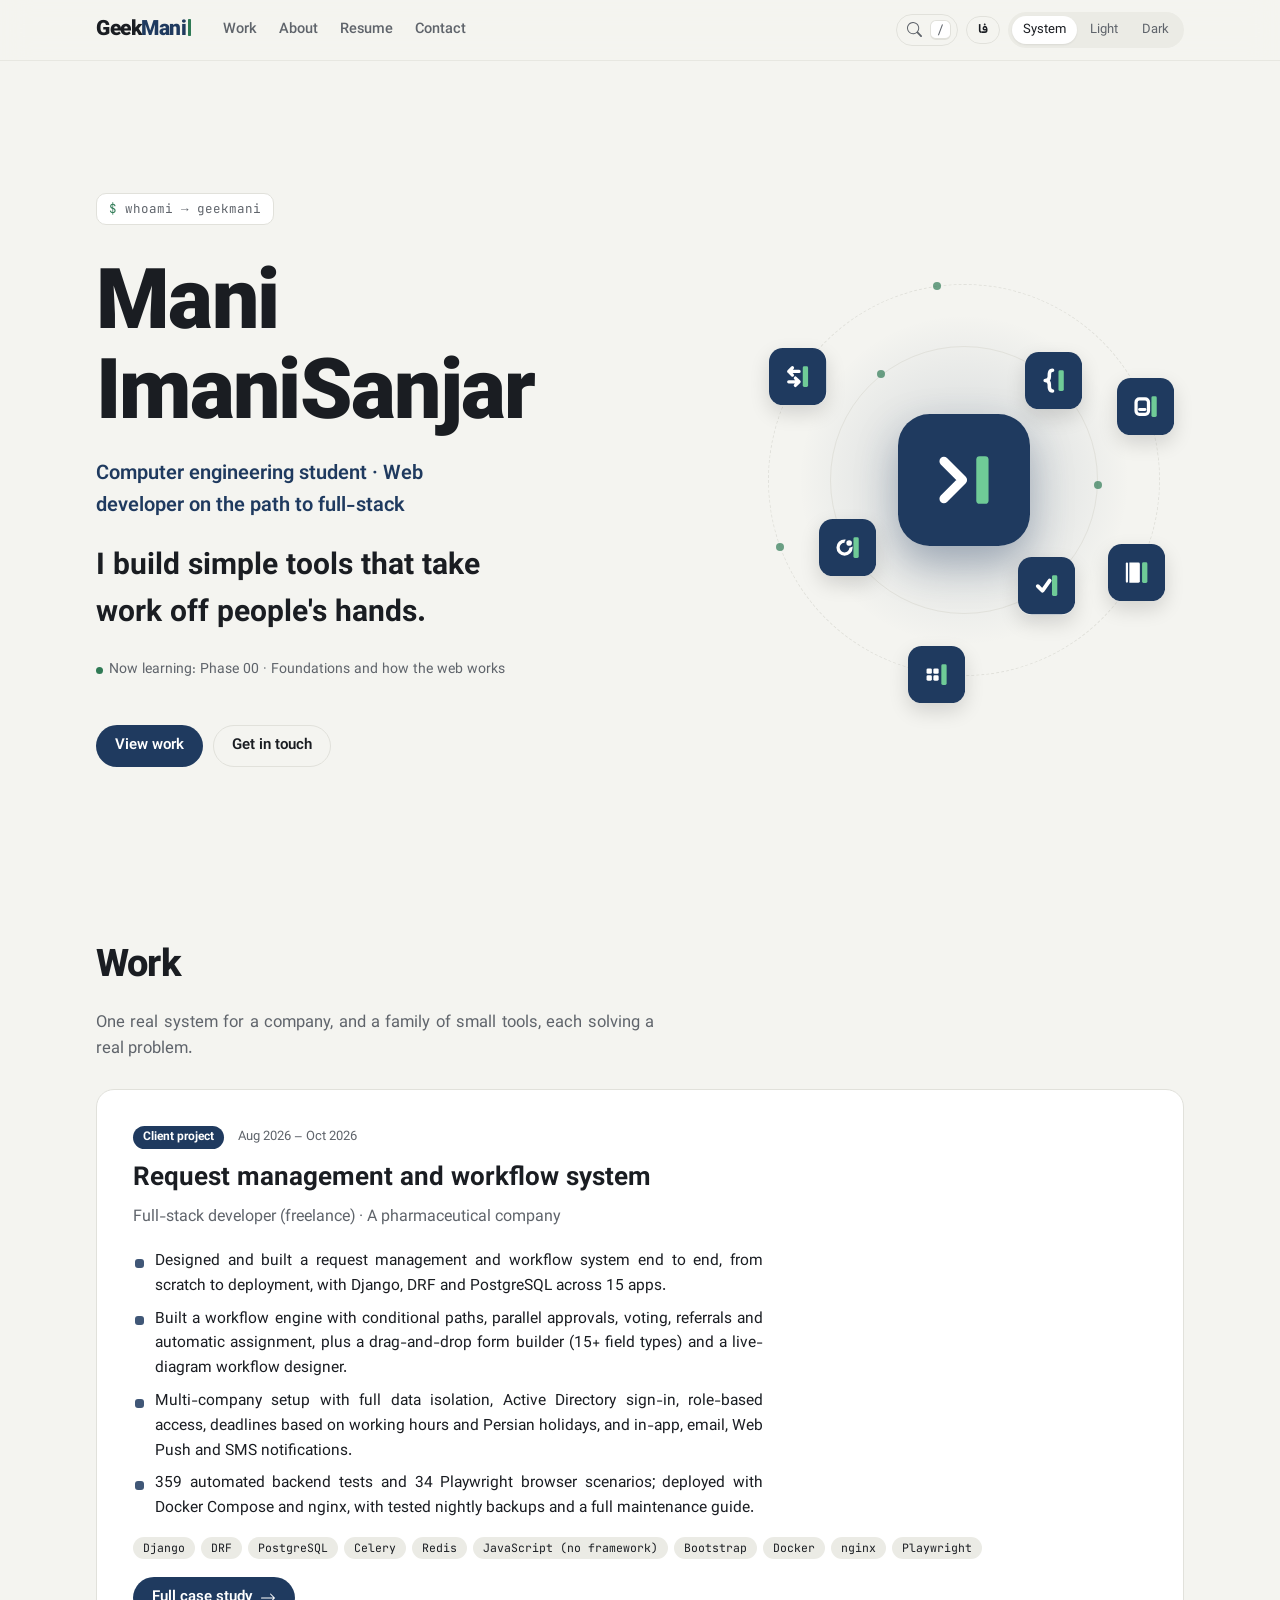
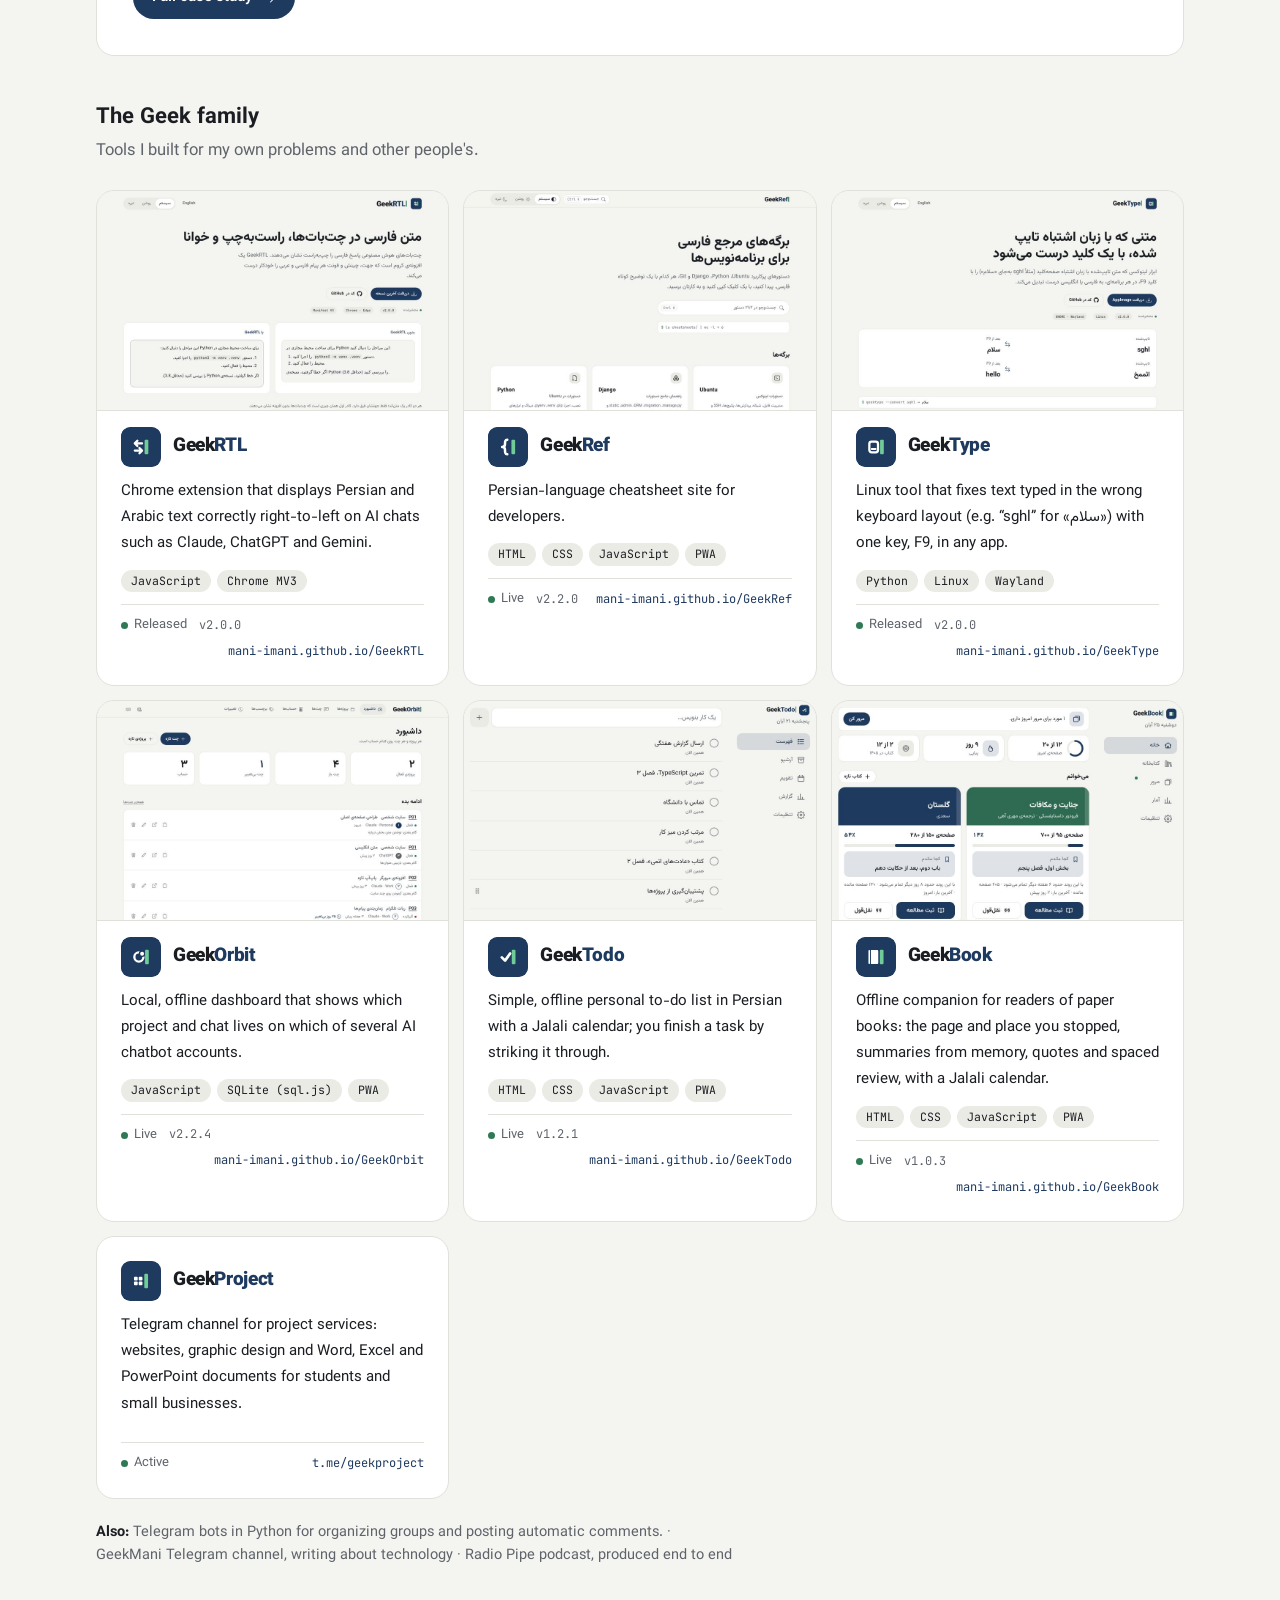
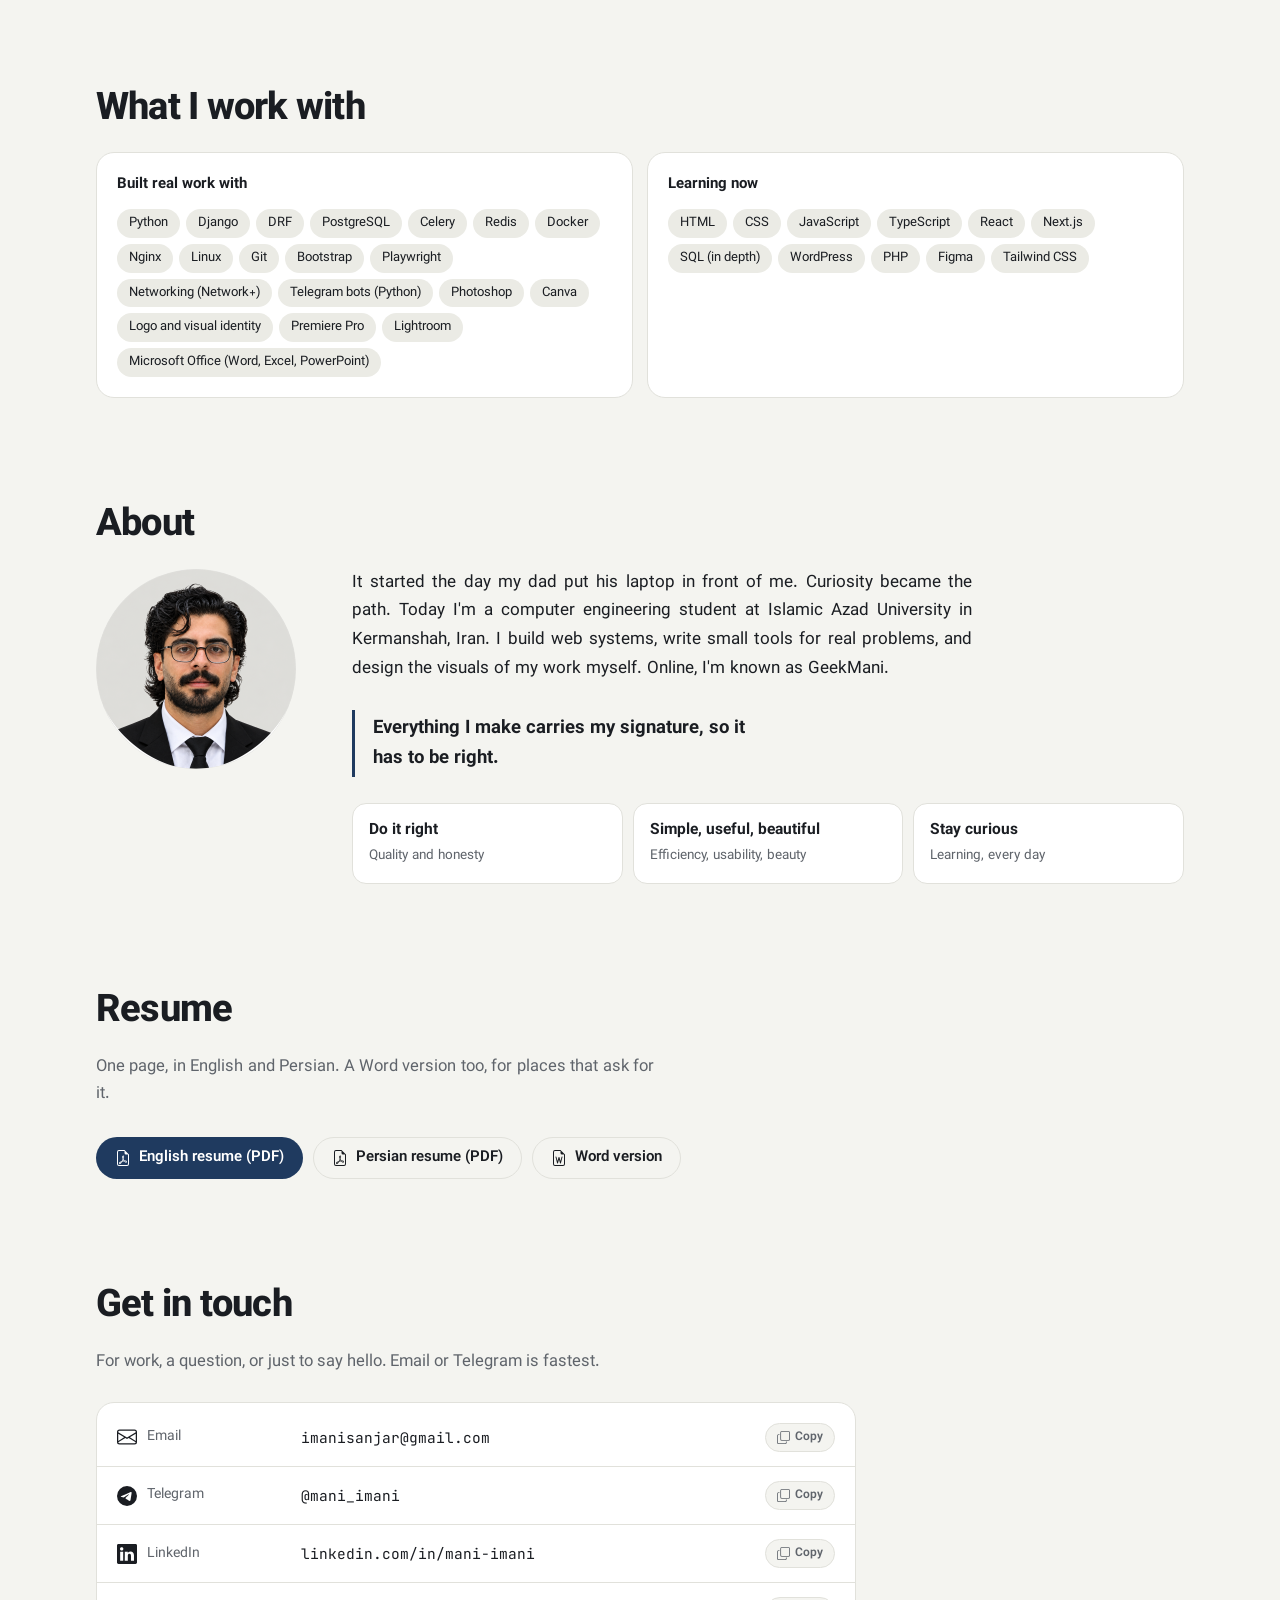
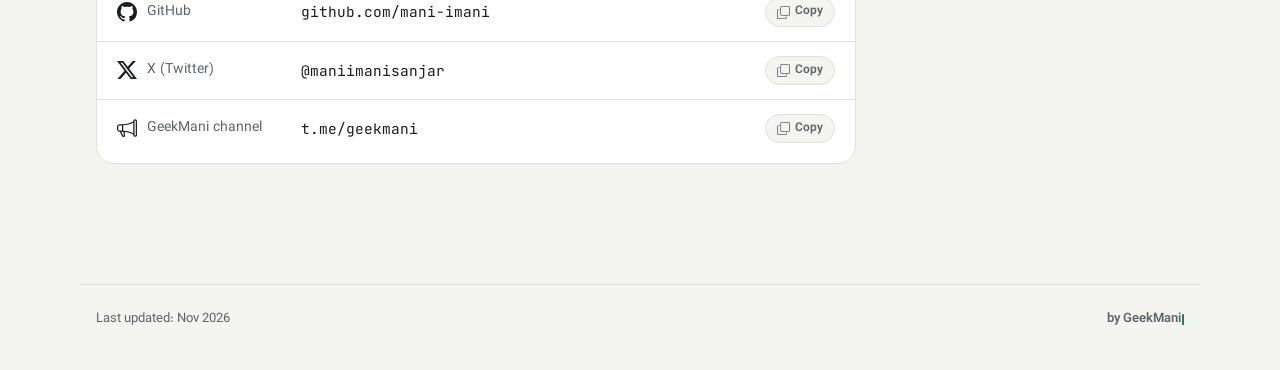
<file: en/index.html>
<!doctype html><html lang="en" dir="ltr"><head><meta charset="utf-8"><meta name="viewport" content="width=device-width, initial-scale=1, viewport-fit=cover"><title>Mani ImaniSanjar — GeekMani</title><meta name="description" content="Computer engineering student and web developer in Kermanshah, Iran. I build simple tools that take work off people&#x27;s hands."><meta name="claude:viewport-fit-sides" content="cover"><meta name="theme-color" content="#F4F4F0" media="(prefers-color-scheme: light)"><meta name="theme-color" content="#0E1217" media="(prefers-color-scheme: dark)"><script>try{var t=localStorage.getItem('gm-theme');if(t&&t!=='system')document.documentElement.setAttribute('data-theme',t)}catch(e){}</script><link rel="stylesheet" href="../css/site.css"><link rel="icon" href="../img/favicon-en.svg" type="image/svg+xml"><link rel="alternate icon" href="../img/favicon-en.ico"><link rel="apple-touch-icon" href="../img/apple-touch-icon.png"><link rel="manifest" href="/manifest.webmanifest"><meta name="mobile-web-app-capable" content="yes"><meta name="apple-mobile-web-app-capable" content="yes"><meta name="apple-mobile-web-app-title" content="GeekMani"><meta name="apple-mobile-web-app-status-bar-style" content="default"><link rel="canonical" href="https://maniimani.ir/en/"><link rel="alternate" hreflang="fa" href="https://maniimani.ir/"><link rel="alternate" hreflang="en" href="https://maniimani.ir/en/"><link rel="alternate" hreflang="x-default" href="https://maniimani.ir/"><meta property="og:title" content="Mani ImaniSanjar — GeekMani"><meta property="og:description" content="Computer engineering student and web developer in Kermanshah, Iran. I build simple tools that take work off people&#x27;s hands."><meta property="og:url" content="https://maniimani.ir/en/"><meta property="og:image" content="https://maniimani.ir/img/geekmani-og-image-en.png"><meta property="og:type" content="website"><meta name="twitter:card" content="summary_large_image"><meta name="twitter:creator" content="@maniimanisanjar"><script type="application/ld+json">{"@context": "https://schema.org", "@type": "Person", "name": "Mani ImaniSanjar", "alternateName": "GeekMani", "url": "https://maniimani.ir", "jobTitle": "Web developer", "address": {"@type": "PostalAddress", "addressLocality": "Kermanshah", "addressCountry": "IR"}, "sameAs": ["https://github.com/mani-imani", "https://www.linkedin.com/in/mani-imani", "https://x.com/maniimanisanjar", "https://t.me/geekmani"]}</script></head><body><header class="top"><div class="gm-page top-in"><a class="brand" href="./" aria-label="GeekMani"><span class="gm-wordmark gm-blink" lang="en">Geek<b>Mani</b><i class="gm-cursor"></i></span></a><nav class="nav" aria-label="menu"><a href="#work">Work</a><a href="#about">About</a><a href="#resume">Resume</a><a href="#contact">Contact</a></nav><div class="tools"><button type="button" class="kbtn" data-pal aria-haspopup="dialog" aria-label="Search and menu" title="Press / to open"><svg class="bi i-search" aria-hidden="true" focusable="false" xmlns="http://www.w3.org/2000/svg" fill="currentColor" viewBox="0 0 16 16">
  <path d="M11.742 10.344a6.5 6.5 0 1 0-1.397 1.398h-.001q.044.06.098.115l3.85 3.85a1 1 0 0 0 1.415-1.414l-3.85-3.85a1 1 0 0 0-.115-.1zM12 6.5a5.5 5.5 0 1 1-11 0 5.5 5.5 0 0 1 11 0"/>
</svg><svg class="bi i-menu" aria-hidden="true" focusable="false" xmlns="http://www.w3.org/2000/svg" fill="currentColor" viewBox="0 0 16 16">
  <path fill-rule="evenodd" d="M2.5 12a.5.5 0 0 1 .5-.5h10a.5.5 0 0 1 0 1H3a.5.5 0 0 1-.5-.5m0-4a.5.5 0 0 1 .5-.5h10a.5.5 0 0 1 0 1H3a.5.5 0 0 1-.5-.5m0-4a.5.5 0 0 1 .5-.5h10a.5.5 0 0 1 0 1H3a.5.5 0 0 1-.5-.5"/>
</svg><kbd>/</kbd></button><a class="lang" href="../" hreflang="fa" lang="fa">فا</a><div class="gm-seg" role="group"><button type="button" data-t="system" aria-pressed="true">System</button><button type="button" data-t="light" aria-pressed="false">Light</button><button type="button" data-t="dark" aria-pressed="false">Dark</button></div></div></div></header><main class="pg-home"><section class="hero hero-home gm-page"><div class="hero-txt"><p class="gm-term hero-term"><span class="gm-prompt">$</span> whoami → geekmani</p><h1>Mani ImaniSanjar</h1><p class="role">Computer engineering student · Web developer on the path to full-stack</p><p class="tagline">I build simple tools that take work off people&#x27;s hands.</p><p class="gm-status now" id="now">My learning roadmap starts in Dec 2026.</p><div class="cta"><a class="gm-btn gm-btn--primary" href="#work">View work</a><a class="gm-btn gm-btn--secondary" href="#contact">Get in touch</a></div></div><div class="orbit" aria-hidden="true"><i class="orb-ring r1"></i><i class="orb-ring r2"></i><i class="orb-dot" style="left:80.48%;top:51.06%"></i><i class="orb-dot" style="left:43.81%;top:5.93%"></i><i class="orb-dot" style="left:8.18%;top:65.22%"></i><i class="orb-dot" style="left:31.22%;top:25.97%"></i><span class="orb-core"><svg xmlns="http://www.w3.org/2000/svg" viewBox="0 0 24 24"><rect width="24" height="24" rx="5.76" fill="#1F3A5F"/><g transform="translate(12 12) scale(0.62) translate(-10.400 -12.000)"><path d="M4.5 6.5 10 12l-5.5 5.5" fill="none" stroke="#FFFFFF" stroke-width="2.60" stroke-linecap="round" stroke-linejoin="round"/><rect x="14" y="5" width="3.6" height="14" rx="1" fill="#6FCB97"/></g></svg>
</span><span class="orb-i" style="left:12.26%;top:26.42%;--d:-0.0s" title="GeekRTL"><svg xmlns="http://www.w3.org/2000/svg" viewBox="0 0 24 24"><rect width="24" height="24" rx="5.76" fill="#1F3A5F"/><g transform="translate(12 12) scale(0.62) translate(-10.500 -12.000)"><path d="M11.5 8.5H4.5M7 6l-2.5 2.5L7 11" fill="none" stroke="#FFFFFF" stroke-width="2.20" stroke-linecap="round" stroke-linejoin="round"/><path d="M4.5 15.5h7M9 13l2.5 2.5L9 18" fill="none" stroke="#FFFFFF" stroke-width="2.20" stroke-linecap="round" stroke-linejoin="round"/><rect x="14" y="5" width="3.6" height="14" rx="1" fill="#6FCB97"/></g></svg>
</span><span class="orb-i" style="left:70.41%;top:27.33%;--d:-1.3s" title="GeekRef"><svg xmlns="http://www.w3.org/2000/svg" viewBox="0 0 24 24"><rect width="24" height="24" rx="5.76" fill="#1F3A5F"/><g transform="translate(12 12) scale(0.62) translate(-10.700 -12.000)"><path d="M10 5C7.6 5 7.8 7.6 7.8 9.4 7.8 11 6.9 12 5 12c1.9 0 2.8 1 2.8 2.6 0 1.8-.2 4.4 2.2 4.4" fill="none" stroke="#FFFFFF" stroke-width="2.40" stroke-linecap="round" stroke-linejoin="round"/><rect x="14" y="5" width="3.6" height="14" rx="1" fill="#6FCB97"/></g></svg>
</span><span class="orb-i" style="left:91.26%;top:33.33%;--d:-2.6s" title="GeekType"><svg xmlns="http://www.w3.org/2000/svg" viewBox="0 0 24 24"><rect width="24" height="24" rx="5.76" fill="#1F3A5F"/><g transform="translate(12 12) scale(0.62) translate(-10.050 -12.000)"><rect x="3.6" y="6.8" width="8.4" height="10.4" rx="2.2" fill="none" stroke="#FFFFFF" stroke-width="2.20" stroke-linecap="round" stroke-linejoin="round"/><path d="M6 14h3.6" fill="none" stroke="#FFFFFF" stroke-width="2.00" stroke-linecap="round" stroke-linejoin="round"/><rect x="14" y="5" width="3.6" height="14" rx="1" fill="#6FCB97"/></g></svg>
</span><span class="orb-i" style="left:23.59%;top:65.25%;--d:-3.9s" title="GeekOrbit"><svg xmlns="http://www.w3.org/2000/svg" viewBox="0 0 24 24"><rect width="24" height="24" rx="5.76" fill="#1F3A5F"/><g transform="translate(12 12) scale(0.62) translate(-10.050 -12.000)"><circle cx="8" cy="12" r="4.4" fill="none" stroke="#FFFFFF" stroke-width="2.20" stroke-linecap="round" stroke-linejoin="round"/><circle cx="11.11" cy="8.89" r="3.2" fill="#1F3A5F"/><circle cx="11.11" cy="8.89" r="1.9" fill="#FFFFFF"/><rect x="14" y="5" width="3.6" height="14" rx="1" fill="#6FCB97"/></g></svg>
</span><span class="orb-i" style="left:68.78%;top:74.03%;--d:-5.2s" title="GeekTodo"><svg xmlns="http://www.w3.org/2000/svg" viewBox="0 0 24 24"><rect width="24" height="24" rx="5.76" fill="#1F3A5F"/><g transform="translate(12 12) scale(0.62) translate(-10.350 -12.000)"><path d="M4.4 12.4 7.5 15.5 12.4 8.6" fill="none" stroke="#FFFFFF" stroke-width="2.60" stroke-linecap="round" stroke-linejoin="round"/><rect x="14" y="5" width="3.6" height="14" rx="1" fill="#6FCB97"/></g></svg>
</span><span class="orb-i" style="left:43.81%;top:94.07%;--d:-6.5s" title="GeekProject"><svg xmlns="http://www.w3.org/2000/svg" viewBox="0 0 24 24"><rect width="24" height="24" rx="5.76" fill="#1F3A5F"/><g transform="translate(12 12) scale(0.62) translate(-10.800 -12.000)"><rect x="4" y="7.9" width="3.6" height="3.6" rx="0.9" fill="#FFFFFF"/><rect x="8.6" y="7.9" width="3.6" height="3.6" rx="0.9" fill="#FFFFFF"/><rect x="4" y="12.5" width="3.6" height="3.6" rx="0.9" fill="#FFFFFF"/><rect x="8.6" y="12.5" width="3.6" height="3.6" rx="0.9" fill="#FFFFFF"/><rect x="14" y="5" width="3.6" height="14" rx="1" fill="#6FCB97"/></g></svg>
</span><span class="orb-i" style="left:89.29%;top:70.89%;--d:-7.8s" title="GeekBook"><svg xmlns="http://www.w3.org/2000/svg" viewBox="0 0 24 24"><rect width="24" height="24" rx="5.76" fill="#1F3A5F"/><g transform="translate(12 12) scale(0.62) translate(-10.300 -12.000)"><path d="M5.4 5.2h6.1a1 1 0 0 1 1 1v11.6a1 1 0 0 1-1 1H5.4z" fill="#FFFFFF"/><rect x="3.0" y="5.2" width="1.5" height="13.6" rx="0.7" fill="#FFFFFF"/><rect x="14" y="5" width="3.6" height="14" rx="1" fill="#6FCB97"/></g></svg>
</span></div></section><section class="sec gm-page" id="work"><h2>Work</h2><p class="lead gm-justify">One real system for a company, and a family of small tools, each solving a real problem.</p><article class="feat gm-card"><div class="feat-k"><span class="tag">Client project</span><span class="gm-muted">Aug 2026 – Oct 2026</span></div><h3>Request management and workflow system</h3><p class="gm-muted">Full-stack developer (freelance) · A pharmaceutical company</p><ul class="ticks gm-justify"><li>Designed and built a request management and workflow system end to end, from scratch to deployment, with Django, DRF and PostgreSQL across 15 apps.</li><li>Built a workflow engine with conditional paths, parallel approvals, voting, referrals and automatic assignment, plus a drag-and-drop form builder (15+ field types) and a live-diagram workflow designer.</li><li>Multi-company setup with full data isolation, Active Directory sign-in, role-based access, deadlines based on working hours and Persian holidays, and in-app, email, Web Push and SMS notifications.</li><li>359 automated backend tests and 34 Playwright browser scenarios; deployed with Docker Compose and nginx, with tested nightly backups and a full maintenance guide.</li></ul><div class="chips"><span class="gm-chip">Django</span><span class="gm-chip">DRF</span><span class="gm-chip">PostgreSQL</span><span class="gm-chip">Celery</span><span class="gm-chip">Redis</span><span class="gm-chip">JavaScript (no framework)</span><span class="gm-chip">Bootstrap</span><span class="gm-chip">Docker</span><span class="gm-chip">nginx</span><span class="gm-chip">Playwright</span></div><div class="feat-f"><a class="gm-btn gm-btn--primary" href="../en/projects/request-system/"><span>Full case study</span><svg class="bi" aria-hidden="true" focusable="false" xmlns="http://www.w3.org/2000/svg" fill="currentColor" viewBox="0 0 16 16">
  <path fill-rule="evenodd" d="M1 8a.5.5 0 0 1 .5-.5h11.793l-3.147-3.146a.5.5 0 0 1 .708-.708l4 4a.5.5 0 0 1 0 .708l-4 4a.5.5 0 0 1-.708-.708L13.293 8.5H1.5A.5.5 0 0 1 1 8"/>
</svg></a></div></article><h3 class="sub">The Geek family</h3><p class="lead gm-justify">Tools I built for my own problems and other people&#x27;s.</p><div class="grid"><article class="prod gm-card gm-card--lift"><div class="prod-shot has-dark"><img class="shot-light" src="../img/products/geekrtl-card-light.jpg" alt="GeekRTL" width="960" height="600" loading="lazy" decoding="async"><img class="shot-dark" src="../img/products/geekrtl-card-dark.jpg" alt="" width="960" height="600" loading="lazy" decoding="async"></div><div class="prod-h"><span class="gm-mark" style="--gm-mark-size:40px"><svg xmlns="http://www.w3.org/2000/svg" viewBox="0 0 24 24"><rect width="24" height="24" rx="5.76" fill="#1F3A5F"/><g transform="translate(12 12) scale(0.62) translate(-10.500 -12.000)"><path d="M11.5 8.5H4.5M7 6l-2.5 2.5L7 11" fill="none" stroke="#FFFFFF" stroke-width="2.20" stroke-linecap="round" stroke-linejoin="round"/><path d="M4.5 15.5h7M9 13l2.5 2.5L9 18" fill="none" stroke="#FFFFFF" stroke-width="2.20" stroke-linecap="round" stroke-linejoin="round"/><rect x="14" y="5" width="3.6" height="14" rx="1" fill="#6FCB97"/></g></svg>
</span><h4 dir="ltr">Geek<b>RTL</b></h4></div><p>Chrome extension that displays Persian and Arabic text correctly right-to-left on AI chats such as Claude, ChatGPT and Gemini.</p><div class="chips"><span class="gm-chip">JavaScript</span><span class="gm-chip">Chrome MV3</span></div><div class="prod-f"><span class="gm-status">Released</span><span class="ver" dir="ltr">v2.0.0</span><a class="more" href="https://mani-imani.github.io/GeekRTL/" target="_blank" rel="noopener" dir="ltr">mani-imani.github.io/GeekRTL</a></div></article><article class="prod gm-card gm-card--lift"><div class="prod-shot has-dark"><img class="shot-light" src="../img/products/geekref-card-light.jpg" alt="GeekRef" width="960" height="600" loading="lazy" decoding="async"><img class="shot-dark" src="../img/products/geekref-card-dark.jpg" alt="" width="960" height="600" loading="lazy" decoding="async"></div><div class="prod-h"><span class="gm-mark" style="--gm-mark-size:40px"><svg xmlns="http://www.w3.org/2000/svg" viewBox="0 0 24 24"><rect width="24" height="24" rx="5.76" fill="#1F3A5F"/><g transform="translate(12 12) scale(0.62) translate(-10.700 -12.000)"><path d="M10 5C7.6 5 7.8 7.6 7.8 9.4 7.8 11 6.9 12 5 12c1.9 0 2.8 1 2.8 2.6 0 1.8-.2 4.4 2.2 4.4" fill="none" stroke="#FFFFFF" stroke-width="2.40" stroke-linecap="round" stroke-linejoin="round"/><rect x="14" y="5" width="3.6" height="14" rx="1" fill="#6FCB97"/></g></svg>
</span><h4 dir="ltr">Geek<b>Ref</b></h4></div><p>Persian-language cheatsheet site for developers.</p><div class="chips"><span class="gm-chip">HTML</span><span class="gm-chip">CSS</span><span class="gm-chip">JavaScript</span><span class="gm-chip">PWA</span></div><div class="prod-f"><span class="gm-status">Live</span><span class="ver" dir="ltr">v2.2.0</span><a class="more" href="https://mani-imani.github.io/GeekRef/" target="_blank" rel="noopener" dir="ltr">mani-imani.github.io/GeekRef</a></div></article><article class="prod gm-card gm-card--lift"><div class="prod-shot has-dark"><img class="shot-light" src="../img/products/geektype-card-light.jpg" alt="GeekType" width="960" height="600" loading="lazy" decoding="async"><img class="shot-dark" src="../img/products/geektype-card-dark.jpg" alt="" width="960" height="600" loading="lazy" decoding="async"></div><div class="prod-h"><span class="gm-mark" style="--gm-mark-size:40px"><svg xmlns="http://www.w3.org/2000/svg" viewBox="0 0 24 24"><rect width="24" height="24" rx="5.76" fill="#1F3A5F"/><g transform="translate(12 12) scale(0.62) translate(-10.050 -12.000)"><rect x="3.6" y="6.8" width="8.4" height="10.4" rx="2.2" fill="none" stroke="#FFFFFF" stroke-width="2.20" stroke-linecap="round" stroke-linejoin="round"/><path d="M6 14h3.6" fill="none" stroke="#FFFFFF" stroke-width="2.00" stroke-linecap="round" stroke-linejoin="round"/><rect x="14" y="5" width="3.6" height="14" rx="1" fill="#6FCB97"/></g></svg>
</span><h4 dir="ltr">Geek<b>Type</b></h4></div><p>Linux tool that fixes text typed in the wrong keyboard layout (e.g. “sghl” for «سلام») with one key, F9, in any app.</p><div class="chips"><span class="gm-chip">Python</span><span class="gm-chip">Linux</span><span class="gm-chip">Wayland</span></div><div class="prod-f"><span class="gm-status">Released</span><span class="ver" dir="ltr">v2.0.0</span><a class="more" href="https://mani-imani.github.io/GeekType/" target="_blank" rel="noopener" dir="ltr">mani-imani.github.io/GeekType</a></div></article><article class="prod gm-card gm-card--lift"><div class="prod-shot has-dark"><img class="shot-light" src="../img/products/geekorbit-card-light.jpg" alt="GeekOrbit" width="960" height="600" loading="lazy" decoding="async"><img class="shot-dark" src="../img/products/geekorbit-card-dark.jpg" alt="" width="960" height="600" loading="lazy" decoding="async"></div><div class="prod-h"><span class="gm-mark" style="--gm-mark-size:40px"><svg xmlns="http://www.w3.org/2000/svg" viewBox="0 0 24 24"><rect width="24" height="24" rx="5.76" fill="#1F3A5F"/><g transform="translate(12 12) scale(0.62) translate(-10.050 -12.000)"><circle cx="8" cy="12" r="4.4" fill="none" stroke="#FFFFFF" stroke-width="2.20" stroke-linecap="round" stroke-linejoin="round"/><circle cx="11.11" cy="8.89" r="3.2" fill="#1F3A5F"/><circle cx="11.11" cy="8.89" r="1.9" fill="#FFFFFF"/><rect x="14" y="5" width="3.6" height="14" rx="1" fill="#6FCB97"/></g></svg>
</span><h4 dir="ltr">Geek<b>Orbit</b></h4></div><p>Local, offline dashboard that shows which project and chat lives on which of several AI chatbot accounts.</p><div class="chips"><span class="gm-chip">JavaScript</span><span class="gm-chip">SQLite (sql.js)</span><span class="gm-chip">PWA</span></div><div class="prod-f"><span class="gm-status">Live</span><span class="ver" dir="ltr">v2.2.4</span><a class="more" href="https://mani-imani.github.io/GeekOrbit/" target="_blank" rel="noopener" dir="ltr">mani-imani.github.io/GeekOrbit</a></div></article><article class="prod gm-card gm-card--lift"><div class="prod-shot has-dark"><img class="shot-light" src="../img/products/geektodo-card-light.jpg" alt="GeekTodo" width="960" height="600" loading="lazy" decoding="async"><img class="shot-dark" src="../img/products/geektodo-card-dark.jpg" alt="" width="960" height="600" loading="lazy" decoding="async"></div><div class="prod-h"><span class="gm-mark" style="--gm-mark-size:40px"><svg xmlns="http://www.w3.org/2000/svg" viewBox="0 0 24 24"><rect width="24" height="24" rx="5.76" fill="#1F3A5F"/><g transform="translate(12 12) scale(0.62) translate(-10.350 -12.000)"><path d="M4.4 12.4 7.5 15.5 12.4 8.6" fill="none" stroke="#FFFFFF" stroke-width="2.60" stroke-linecap="round" stroke-linejoin="round"/><rect x="14" y="5" width="3.6" height="14" rx="1" fill="#6FCB97"/></g></svg>
</span><h4 dir="ltr">Geek<b>Todo</b></h4></div><p>Simple, offline personal to-do list in Persian with a Jalali calendar; you finish a task by striking it through.</p><div class="chips"><span class="gm-chip">HTML</span><span class="gm-chip">CSS</span><span class="gm-chip">JavaScript</span><span class="gm-chip">PWA</span></div><div class="prod-f"><span class="gm-status">Live</span><span class="ver" dir="ltr">v1.2.1</span><a class="more" href="https://mani-imani.github.io/GeekTodo/" target="_blank" rel="noopener" dir="ltr">mani-imani.github.io/GeekTodo</a></div></article><article class="prod gm-card gm-card--lift"><div class="prod-shot has-dark"><img class="shot-light" src="../img/products/geekbook-card-light.jpg" alt="GeekBook" width="960" height="600" loading="lazy" decoding="async"><img class="shot-dark" src="../img/products/geekbook-card-dark.jpg" alt="" width="960" height="600" loading="lazy" decoding="async"></div><div class="prod-h"><span class="gm-mark" style="--gm-mark-size:40px"><svg xmlns="http://www.w3.org/2000/svg" viewBox="0 0 24 24"><rect width="24" height="24" rx="5.76" fill="#1F3A5F"/><g transform="translate(12 12) scale(0.62) translate(-10.300 -12.000)"><path d="M5.4 5.2h6.1a1 1 0 0 1 1 1v11.6a1 1 0 0 1-1 1H5.4z" fill="#FFFFFF"/><rect x="3.0" y="5.2" width="1.5" height="13.6" rx="0.7" fill="#FFFFFF"/><rect x="14" y="5" width="3.6" height="14" rx="1" fill="#6FCB97"/></g></svg>
</span><h4 dir="ltr">Geek<b>Book</b></h4></div><p>Offline companion for readers of paper books: the page and place you stopped, summaries from memory, quotes and spaced review, with a Jalali calendar.</p><div class="chips"><span class="gm-chip">HTML</span><span class="gm-chip">CSS</span><span class="gm-chip">JavaScript</span><span class="gm-chip">PWA</span></div><div class="prod-f"><span class="gm-status">Live</span><span class="ver" dir="ltr">v1.0.3</span><a class="more" href="https://mani-imani.github.io/GeekBook/" target="_blank" rel="noopener" dir="ltr">mani-imani.github.io/GeekBook</a></div></article><article class="prod gm-card gm-card--lift"><div class="prod-h"><span class="gm-mark" style="--gm-mark-size:40px"><svg xmlns="http://www.w3.org/2000/svg" viewBox="0 0 24 24"><rect width="24" height="24" rx="5.76" fill="#1F3A5F"/><g transform="translate(12 12) scale(0.62) translate(-10.800 -12.000)"><rect x="4" y="7.9" width="3.6" height="3.6" rx="0.9" fill="#FFFFFF"/><rect x="8.6" y="7.9" width="3.6" height="3.6" rx="0.9" fill="#FFFFFF"/><rect x="4" y="12.5" width="3.6" height="3.6" rx="0.9" fill="#FFFFFF"/><rect x="8.6" y="12.5" width="3.6" height="3.6" rx="0.9" fill="#FFFFFF"/><rect x="14" y="5" width="3.6" height="14" rx="1" fill="#6FCB97"/></g></svg>
</span><h4 dir="ltr">Geek<b>Project</b></h4></div><p>Telegram channel for project services: websites, graphic design and Word, Excel and PowerPoint documents for students and small businesses.</p><div class="chips"></div><div class="prod-f"><span class="gm-status">Active</span><a class="more" href="https://t.me/geekproject" target="_blank" rel="noopener" dir="ltr">t.me/geekproject</a></div></article></div><p class="also"><b>Also:</b> Telegram bots in Python for organizing groups and posting automatic comments. · GeekMani Telegram channel, writing about technology · Radio Pipe podcast, produced end to end</p></section><section class="sec gm-page" id="tools"><h2>What I work with</h2><div class="tools2"><div><h4>Built real work with</h4><div class="chips"><span class="gm-chip">Python</span><span class="gm-chip">Django</span><span class="gm-chip">DRF</span><span class="gm-chip">PostgreSQL</span><span class="gm-chip">Celery</span><span class="gm-chip">Redis</span><span class="gm-chip">Docker</span><span class="gm-chip">Nginx</span><span class="gm-chip">Linux</span><span class="gm-chip">Git</span><span class="gm-chip">Bootstrap</span><span class="gm-chip">Playwright</span><span class="gm-chip">Networking (Network+)</span><span class="gm-chip">Telegram bots (Python)</span><span class="gm-chip">Photoshop</span><span class="gm-chip">Canva</span><span class="gm-chip">Logo and visual identity</span><span class="gm-chip">Premiere Pro</span><span class="gm-chip">Lightroom</span><span class="gm-chip">Microsoft Office (Word, Excel, PowerPoint)</span></div></div><div><h4>Learning now</h4><div class="chips"><span class="gm-chip">HTML</span><span class="gm-chip">CSS</span><span class="gm-chip">JavaScript</span><span class="gm-chip">TypeScript</span><span class="gm-chip">React</span><span class="gm-chip">Next.js</span><span class="gm-chip">SQL (in depth)</span><span class="gm-chip">WordPress</span><span class="gm-chip">PHP</span><span class="gm-chip">Figma</span><span class="gm-chip">Tailwind CSS</span></div></div></div></section><section class="sec gm-page" id="about"><h2>About</h2><div class="about"><img class="portrait" src="../img/mani-imanisanjar-portrait-gray-circle-800.png" alt="Mani ImaniSanjar" width="200" height="200" loading="lazy"><div><p class="story gm-justify">It started the day my dad put his laptop in front of me. Curiosity became the path. Today I&#x27;m a computer engineering student at Islamic Azad University in Kermanshah, Iran. I build web systems, write small tools for real problems, and design the visuals of my work myself. Online, I&#x27;m known as GeekMani.</p><blockquote class="sig">Everything I make carries my signature, so it has to be right.</blockquote><div class="pils"><div class="pil"><b>Do it right</b><span>Quality and honesty</span></div><div class="pil"><b>Simple, useful, beautiful</b><span>Efficiency, usability, beauty</span></div><div class="pil"><b>Stay curious</b><span>Learning, every day</span></div></div></div></div></section><section class="sec gm-page" id="resume"><h2>Resume</h2><p class="lead gm-justify">One page, in English and Persian. A Word version too, for places that ask for it.</p><div class="cta"><a class="gm-btn gm-btn--primary" href="../resume/mani-imanisanjar-resume-en.pdf" download><svg class="bi" aria-hidden="true" focusable="false" xmlns="http://www.w3.org/2000/svg" fill="currentColor" viewBox="0 0 16 16">
  <path d="M14 14V4.5L9.5 0H4a2 2 0 0 0-2 2v12a2 2 0 0 0 2 2h8a2 2 0 0 0 2-2M9.5 3A1.5 1.5 0 0 0 11 4.5h2V14a1 1 0 0 1-1 1H4a1 1 0 0 1-1-1V2a1 1 0 0 1 1-1h5.5z"/>
  <path d="M4.603 14.087a.8.8 0 0 1-.438-.42c-.195-.388-.13-.776.08-1.102.198-.307.526-.568.897-.787a7.7 7.7 0 0 1 1.482-.645 20 20 0 0 0 1.062-2.227 7.3 7.3 0 0 1-.43-1.295c-.086-.4-.119-.796-.046-1.136.075-.354.274-.672.65-.823.192-.077.4-.12.602-.077a.7.7 0 0 1 .477.365c.088.164.12.356.127.538.007.188-.012.396-.047.614-.084.51-.27 1.134-.52 1.794a11 11 0 0 0 .98 1.686 5.8 5.8 0 0 1 1.334.05c.364.066.734.195.96.465.12.144.193.32.2.518.007.192-.047.382-.138.563a1.04 1.04 0 0 1-.354.416.86.86 0 0 1-.51.138c-.331-.014-.654-.196-.933-.417a5.7 5.7 0 0 1-.911-.95 11.7 11.7 0 0 0-1.997.406 11.3 11.3 0 0 1-1.02 1.51c-.292.35-.609.656-.927.787a.8.8 0 0 1-.58.029m1.379-1.901q-.25.115-.459.238c-.328.194-.541.383-.647.547-.094.145-.096.25-.04.361q.016.032.026.044l.035-.012c.137-.056.355-.235.635-.572a8 8 0 0 0 .45-.606m1.64-1.33a13 13 0 0 1 1.01-.193 12 12 0 0 1-.51-.858 21 21 0 0 1-.5 1.05zm2.446.45q.226.245.435.41c.24.19.407.253.498.256a.1.1 0 0 0 .07-.015.3.3 0 0 0 .094-.125.44.44 0 0 0 .059-.2.1.1 0 0 0-.026-.063c-.052-.062-.2-.152-.518-.209a4 4 0 0 0-.612-.053zM8.078 7.8a7 7 0 0 0 .2-.828q.046-.282.038-.465a.6.6 0 0 0-.032-.198.5.5 0 0 0-.145.04c-.087.035-.158.106-.196.283-.04.192-.03.469.046.822q.036.167.09.346z"/>
</svg><span>English resume (PDF)</span></a><a class="gm-btn gm-btn--secondary" href="../resume/mani-imanisanjar-resume-fa.pdf" download><svg class="bi" aria-hidden="true" focusable="false" xmlns="http://www.w3.org/2000/svg" fill="currentColor" viewBox="0 0 16 16">
  <path d="M14 14V4.5L9.5 0H4a2 2 0 0 0-2 2v12a2 2 0 0 0 2 2h8a2 2 0 0 0 2-2M9.5 3A1.5 1.5 0 0 0 11 4.5h2V14a1 1 0 0 1-1 1H4a1 1 0 0 1-1-1V2a1 1 0 0 1 1-1h5.5z"/>
  <path d="M4.603 14.087a.8.8 0 0 1-.438-.42c-.195-.388-.13-.776.08-1.102.198-.307.526-.568.897-.787a7.7 7.7 0 0 1 1.482-.645 20 20 0 0 0 1.062-2.227 7.3 7.3 0 0 1-.43-1.295c-.086-.4-.119-.796-.046-1.136.075-.354.274-.672.65-.823.192-.077.4-.12.602-.077a.7.7 0 0 1 .477.365c.088.164.12.356.127.538.007.188-.012.396-.047.614-.084.51-.27 1.134-.52 1.794a11 11 0 0 0 .98 1.686 5.8 5.8 0 0 1 1.334.05c.364.066.734.195.96.465.12.144.193.32.2.518.007.192-.047.382-.138.563a1.04 1.04 0 0 1-.354.416.86.86 0 0 1-.51.138c-.331-.014-.654-.196-.933-.417a5.7 5.7 0 0 1-.911-.95 11.7 11.7 0 0 0-1.997.406 11.3 11.3 0 0 1-1.02 1.51c-.292.35-.609.656-.927.787a.8.8 0 0 1-.58.029m1.379-1.901q-.25.115-.459.238c-.328.194-.541.383-.647.547-.094.145-.096.25-.04.361q.016.032.026.044l.035-.012c.137-.056.355-.235.635-.572a8 8 0 0 0 .45-.606m1.64-1.33a13 13 0 0 1 1.01-.193 12 12 0 0 1-.51-.858 21 21 0 0 1-.5 1.05zm2.446.45q.226.245.435.41c.24.19.407.253.498.256a.1.1 0 0 0 .07-.015.3.3 0 0 0 .094-.125.44.44 0 0 0 .059-.2.1.1 0 0 0-.026-.063c-.052-.062-.2-.152-.518-.209a4 4 0 0 0-.612-.053zM8.078 7.8a7 7 0 0 0 .2-.828q.046-.282.038-.465a.6.6 0 0 0-.032-.198.5.5 0 0 0-.145.04c-.087.035-.158.106-.196.283-.04.192-.03.469.046.822q.036.167.09.346z"/>
</svg><span>Persian resume (PDF)</span></a><a class="gm-btn gm-btn--secondary" href="../resume/mani-imanisanjar-resume-en.docx" download><svg class="bi" aria-hidden="true" focusable="false" xmlns="http://www.w3.org/2000/svg" fill="currentColor" viewBox="0 0 16 16">
  <path d="M5.485 6.879a.5.5 0 1 0-.97.242l1.5 6a.5.5 0 0 0 .967.01L8 9.402l1.018 3.73a.5.5 0 0 0 .967-.01l1.5-6a.5.5 0 0 0-.97-.242l-1.036 4.144-.997-3.655a.5.5 0 0 0-.964 0l-.997 3.655L5.485 6.88z"/>
  <path d="M14 14V4.5L9.5 0H4a2 2 0 0 0-2 2v12a2 2 0 0 0 2 2h8a2 2 0 0 0 2-2M9.5 3A1.5 1.5 0 0 0 11 4.5h2V14a1 1 0 0 1-1 1H4a1 1 0 0 1-1-1V2a1 1 0 0 1 1-1h5.5z"/>
</svg><span>Word version</span></a></div></section><section class="sec gm-page" id="contact"><h2>Get in touch</h2><p class="lead gm-justify">For work, a question, or just to say hello. Email or Telegram is fastest.</p><ul class="contact gm-card"><li class="ci"><span class="ci-k"><svg class="bi" aria-hidden="true" focusable="false" xmlns="http://www.w3.org/2000/svg" fill="currentColor" viewBox="0 0 16 16">
  <path d="M0 4a2 2 0 0 1 2-2h12a2 2 0 0 1 2 2v8a2 2 0 0 1-2 2H2a2 2 0 0 1-2-2zm2-1a1 1 0 0 0-1 1v.217l7 4.2 7-4.2V4a1 1 0 0 0-1-1zm13 2.383-4.708 2.825L15 11.105zm-.034 6.876-5.64-3.471L8 9.583l-1.326-.795-5.64 3.47A1 1 0 0 0 2 13h12a1 1 0 0 0 .966-.741M1 11.105l4.708-2.897L1 5.383z"/>
</svg><span>Email</span></span><a href="mailto:imanisanjar@gmail.com" dir="ltr" target="_blank" rel="noopener">imanisanjar@gmail.com</a><button type="button" class="copy" data-copy="imanisanjar@gmail.com" aria-label="Copy Email"><svg class="bi" aria-hidden="true" focusable="false" xmlns="http://www.w3.org/2000/svg" fill="currentColor" viewBox="0 0 16 16">
  <path fill-rule="evenodd" d="M4 2a2 2 0 0 1 2-2h8a2 2 0 0 1 2 2v8a2 2 0 0 1-2 2H6a2 2 0 0 1-2-2zm2-1a1 1 0 0 0-1 1v8a1 1 0 0 0 1 1h8a1 1 0 0 0 1-1V2a1 1 0 0 0-1-1zM2 5a1 1 0 0 0-1 1v8a1 1 0 0 0 1 1h8a1 1 0 0 0 1-1v-1h1v1a2 2 0 0 1-2 2H2a2 2 0 0 1-2-2V6a2 2 0 0 1 2-2h1v1z"/>
</svg><span>Copy</span></button></li><li class="ci"><span class="ci-k"><svg class="bi" aria-hidden="true" focusable="false" xmlns="http://www.w3.org/2000/svg" fill="currentColor" viewBox="0 0 16 16">
  <path d="M16 8A8 8 0 1 1 0 8a8 8 0 0 1 16 0M8.287 5.906q-1.168.486-4.666 2.01-.567.225-.595.442c-.03.243.275.339.69.47l.175.055c.408.133.958.288 1.243.294q.39.01.868-.32 3.269-2.206 3.374-2.23c.05-.012.12-.026.166.016s.042.12.037.141c-.03.129-1.227 1.241-1.846 1.817-.193.18-.33.307-.358.336a8 8 0 0 1-.188.186c-.38.366-.664.64.015 1.088.327.216.589.393.85.571.284.194.568.387.936.629q.14.092.27.187c.331.236.63.448.997.414.214-.02.435-.22.547-.82.265-1.417.786-4.486.906-5.751a1.4 1.4 0 0 0-.013-.315.34.34 0 0 0-.114-.217.53.53 0 0 0-.31-.093c-.3.005-.763.166-2.984 1.09"/>
</svg><span>Telegram</span></span><a href="https://t.me/mani_imani" dir="ltr" target="_blank" rel="noopener">@mani_imani</a><button type="button" class="copy" data-copy="@mani_imani" aria-label="Copy Telegram"><svg class="bi" aria-hidden="true" focusable="false" xmlns="http://www.w3.org/2000/svg" fill="currentColor" viewBox="0 0 16 16">
  <path fill-rule="evenodd" d="M4 2a2 2 0 0 1 2-2h8a2 2 0 0 1 2 2v8a2 2 0 0 1-2 2H6a2 2 0 0 1-2-2zm2-1a1 1 0 0 0-1 1v8a1 1 0 0 0 1 1h8a1 1 0 0 0 1-1V2a1 1 0 0 0-1-1zM2 5a1 1 0 0 0-1 1v8a1 1 0 0 0 1 1h8a1 1 0 0 0 1-1v-1h1v1a2 2 0 0 1-2 2H2a2 2 0 0 1-2-2V6a2 2 0 0 1 2-2h1v1z"/>
</svg><span>Copy</span></button></li><li class="ci"><span class="ci-k"><svg class="bi" aria-hidden="true" focusable="false" xmlns="http://www.w3.org/2000/svg" fill="currentColor" viewBox="0 0 16 16">
  <path d="M0 1.146C0 .513.526 0 1.175 0h13.65C15.474 0 16 .513 16 1.146v13.708c0 .633-.526 1.146-1.175 1.146H1.175C.526 16 0 15.487 0 14.854zm4.943 12.248V6.169H2.542v7.225zm-1.2-8.212c.837 0 1.358-.554 1.358-1.248-.015-.709-.52-1.248-1.342-1.248S2.4 3.226 2.4 3.934c0 .694.521 1.248 1.327 1.248zm4.908 8.212V9.359c0-.216.016-.432.08-.586.173-.431.568-.878 1.232-.878.869 0 1.216.662 1.216 1.634v3.865h2.401V9.25c0-2.22-1.184-3.252-2.764-3.252-1.274 0-1.845.7-2.165 1.193v.025h-.016l.016-.025V6.169h-2.4c.03.678 0 7.225 0 7.225z"/>
</svg><span>LinkedIn</span></span><a href="https://www.linkedin.com/in/mani-imani" dir="ltr" target="_blank" rel="noopener">linkedin.com/in/mani-imani</a><button type="button" class="copy" data-copy="linkedin.com/in/mani-imani" aria-label="Copy LinkedIn"><svg class="bi" aria-hidden="true" focusable="false" xmlns="http://www.w3.org/2000/svg" fill="currentColor" viewBox="0 0 16 16">
  <path fill-rule="evenodd" d="M4 2a2 2 0 0 1 2-2h8a2 2 0 0 1 2 2v8a2 2 0 0 1-2 2H6a2 2 0 0 1-2-2zm2-1a1 1 0 0 0-1 1v8a1 1 0 0 0 1 1h8a1 1 0 0 0 1-1V2a1 1 0 0 0-1-1zM2 5a1 1 0 0 0-1 1v8a1 1 0 0 0 1 1h8a1 1 0 0 0 1-1v-1h1v1a2 2 0 0 1-2 2H2a2 2 0 0 1-2-2V6a2 2 0 0 1 2-2h1v1z"/>
</svg><span>Copy</span></button></li><li class="ci"><span class="ci-k"><svg class="bi" aria-hidden="true" focusable="false" xmlns="http://www.w3.org/2000/svg" fill="currentColor" viewBox="0 0 16 16">
  <path d="M8 0C3.58 0 0 3.58 0 8c0 3.54 2.29 6.53 5.47 7.59.4.07.55-.17.55-.38 0-.19-.01-.82-.01-1.49-2.01.37-2.53-.49-2.69-.94-.09-.23-.48-.94-.82-1.13-.28-.15-.68-.52-.01-.53.63-.01 1.08.58 1.23.82.72 1.21 1.87.87 2.33.66.07-.52.28-.87.51-1.07-1.78-.2-3.64-.89-3.64-3.95 0-.87.31-1.59.82-2.15-.08-.2-.36-1.02.08-2.12 0 0 .67-.21 2.2.82.64-.18 1.32-.27 2-.27s1.36.09 2 .27c1.53-1.04 2.2-.82 2.2-.82.44 1.1.16 1.92.08 2.12.51.56.82 1.27.82 2.15 0 3.07-1.87 3.75-3.65 3.95.29.25.54.73.54 1.48 0 1.07-.01 1.93-.01 2.2 0 .21.15.46.55.38A8.01 8.01 0 0 0 16 8c0-4.42-3.58-8-8-8"/>
</svg><span>GitHub</span></span><a href="https://github.com/mani-imani" dir="ltr" target="_blank" rel="noopener">github.com/mani-imani</a><button type="button" class="copy" data-copy="github.com/mani-imani" aria-label="Copy GitHub"><svg class="bi" aria-hidden="true" focusable="false" xmlns="http://www.w3.org/2000/svg" fill="currentColor" viewBox="0 0 16 16">
  <path fill-rule="evenodd" d="M4 2a2 2 0 0 1 2-2h8a2 2 0 0 1 2 2v8a2 2 0 0 1-2 2H6a2 2 0 0 1-2-2zm2-1a1 1 0 0 0-1 1v8a1 1 0 0 0 1 1h8a1 1 0 0 0 1-1V2a1 1 0 0 0-1-1zM2 5a1 1 0 0 0-1 1v8a1 1 0 0 0 1 1h8a1 1 0 0 0 1-1v-1h1v1a2 2 0 0 1-2 2H2a2 2 0 0 1-2-2V6a2 2 0 0 1 2-2h1v1z"/>
</svg><span>Copy</span></button></li><li class="ci"><span class="ci-k"><svg class="bi" aria-hidden="true" focusable="false" xmlns="http://www.w3.org/2000/svg" fill="currentColor" viewBox="0 0 16 16">
  <path d="M12.6.75h2.454l-5.36 6.142L16 15.25h-4.937l-3.867-5.07-4.425 5.07H.316l5.733-6.57L0 .75h5.063l3.495 4.633L12.601.75Zm-.86 13.028h1.36L4.323 2.145H2.865z"/>
</svg><span>X (Twitter)</span></span><a href="https://x.com/maniimanisanjar" dir="ltr" target="_blank" rel="noopener">@maniimanisanjar</a><button type="button" class="copy" data-copy="@maniimanisanjar" aria-label="Copy X (Twitter)"><svg class="bi" aria-hidden="true" focusable="false" xmlns="http://www.w3.org/2000/svg" fill="currentColor" viewBox="0 0 16 16">
  <path fill-rule="evenodd" d="M4 2a2 2 0 0 1 2-2h8a2 2 0 0 1 2 2v8a2 2 0 0 1-2 2H6a2 2 0 0 1-2-2zm2-1a1 1 0 0 0-1 1v8a1 1 0 0 0 1 1h8a1 1 0 0 0 1-1V2a1 1 0 0 0-1-1zM2 5a1 1 0 0 0-1 1v8a1 1 0 0 0 1 1h8a1 1 0 0 0 1-1v-1h1v1a2 2 0 0 1-2 2H2a2 2 0 0 1-2-2V6a2 2 0 0 1 2-2h1v1z"/>
</svg><span>Copy</span></button></li><li class="ci"><span class="ci-k"><svg class="bi" aria-hidden="true" focusable="false" xmlns="http://www.w3.org/2000/svg" fill="currentColor" viewBox="0 0 16 16">
  <path d="M13 2.5a1.5 1.5 0 0 1 3 0v11a1.5 1.5 0 0 1-3 0v-.214c-2.162-1.241-4.49-1.843-6.912-2.083l.405 2.712A1 1 0 0 1 5.51 15.1h-.548a1 1 0 0 1-.916-.599l-1.85-3.49-.202-.003A2.014 2.014 0 0 1 0 9V7a2.02 2.02 0 0 1 1.992-2.013 75 75 0 0 0 2.483-.075c3.043-.154 6.148-.849 8.525-2.199zm1 0v11a.5.5 0 0 0 1 0v-11a.5.5 0 0 0-1 0m-1 1.35c-2.344 1.205-5.209 1.842-8 2.033v4.233q.27.015.537.036c2.568.189 5.093.744 7.463 1.993zm-9 6.215v-4.13a95 95 0 0 1-1.992.052A1.02 1.02 0 0 0 1 7v2c0 .55.448 1.002 1.006 1.009A61 61 0 0 1 4 10.065m-.657.975 1.609 3.037.01.024h.548l-.002-.014-.443-2.966a68 68 0 0 0-1.722-.082z"/>
</svg><span>GeekMani channel</span></span><a href="https://t.me/geekmani" dir="ltr" target="_blank" rel="noopener">t.me/geekmani</a><button type="button" class="copy" data-copy="t.me/geekmani" aria-label="Copy GeekMani channel"><svg class="bi" aria-hidden="true" focusable="false" xmlns="http://www.w3.org/2000/svg" fill="currentColor" viewBox="0 0 16 16">
  <path fill-rule="evenodd" d="M4 2a2 2 0 0 1 2-2h8a2 2 0 0 1 2 2v8a2 2 0 0 1-2 2H6a2 2 0 0 1-2-2zm2-1a1 1 0 0 0-1 1v8a1 1 0 0 0 1 1h8a1 1 0 0 0 1-1V2a1 1 0 0 0-1-1zM2 5a1 1 0 0 0-1 1v8a1 1 0 0 0 1 1h8a1 1 0 0 0 1-1v-1h1v1a2 2 0 0 1-2 2H2a2 2 0 0 1-2-2V6a2 2 0 0 1 2-2h1v1z"/>
</svg><span>Copy</span></button></li></ul></section></main><footer class="foot gm-page"><span class="gm-muted small">Last updated: Nov 2026</span><span class="print-only small">Full, current version: maniimani.ir/en/</span><a class="gm-sign" href="https://github.com/mani-imani" target="_blank" rel="noopener">by GeekMani<i class="gm-cursor"></i></a></footer><dialog class="pal" id="pal" aria-label="Search and menu"><div class="pal-q"><svg class="bi" aria-hidden="true" focusable="false" xmlns="http://www.w3.org/2000/svg" fill="currentColor" viewBox="0 0 16 16">
  <path d="M11.742 10.344a6.5 6.5 0 1 0-1.397 1.398h-.001q.044.06.098.115l3.85 3.85a1 1 0 0 0 1.415-1.414l-3.85-3.85a1 1 0 0 0-.115-.1zM12 6.5a5.5 5.5 0 1 1-11 0 5.5 5.5 0 0 1 11 0"/>
</svg><input type="text" id="pal-q" autocomplete="off" spellcheck="false" placeholder="Where to?" aria-controls="pal-l"><button type="button" class="pal-x" data-close aria-label="Esc"><svg class="bi" aria-hidden="true" focusable="false" xmlns="http://www.w3.org/2000/svg" fill="currentColor" viewBox="0 0 16 16">
  <path d="M2.146 2.854a.5.5 0 1 1 .708-.708L8 7.293l5.146-5.147a.5.5 0 0 1 .708.708L8.707 8l5.147 5.146a.5.5 0 0 1-.708.708L8 8.707l-5.146 5.147a.5.5 0 0 1-.708-.708L7.293 8z"/>
</svg></button></div><div class="pal-l" id="pal-l" role="listbox"><p class="pal-g">Sections</p><a class="pal-i" role="option" href="#work"><svg class="bi" aria-hidden="true" focusable="false" xmlns="http://www.w3.org/2000/svg" fill="currentColor" viewBox="0 0 16 16">
  <path d="M6 9a.5.5 0 0 1 .5-.5h3a.5.5 0 0 1 0 1h-3A.5.5 0 0 1 6 9M3.854 4.146a.5.5 0 1 0-.708.708L4.793 6.5 3.146 8.146a.5.5 0 1 0 .708.708l2-2a.5.5 0 0 0 0-.708z"/>
  <path d="M2 1a2 2 0 0 0-2 2v10a2 2 0 0 0 2 2h12a2 2 0 0 0 2-2V3a2 2 0 0 0-2-2zm12 1a1 1 0 0 1 1 1v10a1 1 0 0 1-1 1H2a1 1 0 0 1-1-1V3a1 1 0 0 1 1-1z"/>
</svg><span dir="auto">Work</span></a><a class="pal-i" role="option" href="#about"><svg class="bi" aria-hidden="true" focusable="false" xmlns="http://www.w3.org/2000/svg" fill="currentColor" viewBox="0 0 16 16">
  <path d="M8 8a3 3 0 1 0 0-6 3 3 0 0 0 0 6m2-3a2 2 0 1 1-4 0 2 2 0 0 1 4 0m4 8c0 1-1 1-1 1H3s-1 0-1-1 1-4 6-4 6 3 6 4m-1-.004c-.001-.246-.154-.986-.832-1.664C11.516 10.68 10.289 10 8 10s-3.516.68-4.168 1.332c-.678.678-.83 1.418-.832 1.664z"/>
</svg><span dir="auto">About</span></a><a class="pal-i" role="option" href="#resume"><svg class="bi" aria-hidden="true" focusable="false" xmlns="http://www.w3.org/2000/svg" fill="currentColor" viewBox="0 0 16 16">
  <path d="M5.5 7a.5.5 0 0 0 0 1h5a.5.5 0 0 0 0-1zM5 9.5a.5.5 0 0 1 .5-.5h5a.5.5 0 0 1 0 1h-5a.5.5 0 0 1-.5-.5m0 2a.5.5 0 0 1 .5-.5h2a.5.5 0 0 1 0 1h-2a.5.5 0 0 1-.5-.5"/>
  <path d="M9.5 0H4a2 2 0 0 0-2 2v12a2 2 0 0 0 2 2h8a2 2 0 0 0 2-2V4.5zm0 1v2A1.5 1.5 0 0 0 11 4.5h2V14a1 1 0 0 1-1 1H4a1 1 0 0 1-1-1V2a1 1 0 0 1 1-1z"/>
</svg><span dir="auto">Resume</span></a><a class="pal-i" role="option" href="#contact"><svg class="bi" aria-hidden="true" focusable="false" xmlns="http://www.w3.org/2000/svg" fill="currentColor" viewBox="0 0 16 16">
  <path d="M0 4a2 2 0 0 1 2-2h12a2 2 0 0 1 2 2v8a2 2 0 0 1-2 2H2a2 2 0 0 1-2-2zm2-1a1 1 0 0 0-1 1v.217l7 4.2 7-4.2V4a1 1 0 0 0-1-1zm13 2.383-4.708 2.825L15 11.105zm-.034 6.876-5.64-3.471L8 9.583l-1.326-.795-5.64 3.47A1 1 0 0 0 2 13h12a1 1 0 0 0 .966-.741M1 11.105l4.708-2.897L1 5.383z"/>
</svg><span dir="auto">Contact</span></a><p class="pal-g">Pages</p><a class="pal-i" role="option" href="./"><svg class="bi" aria-hidden="true" focusable="false" xmlns="http://www.w3.org/2000/svg" fill="currentColor" viewBox="0 0 16 16">
  <path d="M8.707 1.5a1 1 0 0 0-1.414 0L.646 8.146a.5.5 0 0 0 .708.708L2 8.207V13.5A1.5 1.5 0 0 0 3.5 15h9a1.5 1.5 0 0 0 1.5-1.5V8.207l.646.647a.5.5 0 0 0 .708-.708L13 5.793V2.5a.5.5 0 0 0-.5-.5h-1a.5.5 0 0 0-.5.5v1.293zM13 7.207V13.5a.5.5 0 0 1-.5.5h-9a.5.5 0 0 1-.5-.5V7.207l5-5z"/>
</svg><span dir="auto">Home</span></a><a class="pal-i" role="option" href="../en/projects/request-system/"><svg class="bi" aria-hidden="true" focusable="false" xmlns="http://www.w3.org/2000/svg" fill="currentColor" viewBox="0 0 16 16">
  <path fill-rule="evenodd" d="M6 3.5A1.5 1.5 0 0 1 7.5 2h1A1.5 1.5 0 0 1 10 3.5v1A1.5 1.5 0 0 1 8.5 6v1H14a.5.5 0 0 1 .5.5v1a.5.5 0 0 1-1 0V8h-5v.5a.5.5 0 0 1-1 0V8h-5v.5a.5.5 0 0 1-1 0v-1A.5.5 0 0 1 2 7h5.5V6A1.5 1.5 0 0 1 6 4.5zM8.5 5a.5.5 0 0 0 .5-.5v-1a.5.5 0 0 0-.5-.5h-1a.5.5 0 0 0-.5.5v1a.5.5 0 0 0 .5.5zM0 11.5A1.5 1.5 0 0 1 1.5 10h1A1.5 1.5 0 0 1 4 11.5v1A1.5 1.5 0 0 1 2.5 14h-1A1.5 1.5 0 0 1 0 12.5zm1.5-.5a.5.5 0 0 0-.5.5v1a.5.5 0 0 0 .5.5h1a.5.5 0 0 0 .5-.5v-1a.5.5 0 0 0-.5-.5zm4.5.5A1.5 1.5 0 0 1 7.5 10h1a1.5 1.5 0 0 1 1.5 1.5v1A1.5 1.5 0 0 1 8.5 14h-1A1.5 1.5 0 0 1 6 12.5zm1.5-.5a.5.5 0 0 0-.5.5v1a.5.5 0 0 0 .5.5h1a.5.5 0 0 0 .5-.5v-1a.5.5 0 0 0-.5-.5zm4.5.5a1.5 1.5 0 0 1 1.5-1.5h1a1.5 1.5 0 0 1 1.5 1.5v1a1.5 1.5 0 0 1-1.5 1.5h-1a1.5 1.5 0 0 1-1.5-1.5zm1.5-.5a.5.5 0 0 0-.5.5v1a.5.5 0 0 0 .5.5h1a.5.5 0 0 0 .5-.5v-1a.5.5 0 0 0-.5-.5z"/>
</svg><span dir="auto">Request management and workflow system</span></a><a class="pal-i" role="option" href="../"><svg class="bi" aria-hidden="true" focusable="false" xmlns="http://www.w3.org/2000/svg" fill="currentColor" viewBox="0 0 16 16">
  <path d="M4.545 6.714 4.11 8H3l1.862-5h1.284L8 8H6.833l-.435-1.286zm1.634-.736L5.5 3.956h-.049l-.679 2.022z"/>
  <path d="M0 2a2 2 0 0 1 2-2h7a2 2 0 0 1 2 2v3h3a2 2 0 0 1 2 2v7a2 2 0 0 1-2 2H7a2 2 0 0 1-2-2v-3H2a2 2 0 0 1-2-2zm2-1a1 1 0 0 0-1 1v7a1 1 0 0 0 1 1h7a1 1 0 0 0 1-1V2a1 1 0 0 0-1-1zm7.138 9.995q.289.451.63.846c-.748.575-1.673 1.001-2.768 1.292.178.217.451.635.555.867 1.125-.359 2.08-.844 2.886-1.494.777.665 1.739 1.165 2.93 1.472.133-.254.414-.673.629-.89-1.125-.253-2.057-.694-2.82-1.284.681-.747 1.222-1.651 1.621-2.757H14V8h-3v1.047h.765c-.318.844-.74 1.546-1.272 2.13a6 6 0 0 1-.415-.492 2 2 0 0 1-.94.31"/>
</svg><span dir="auto">فارسی</span></a><p class="pal-g">Resume</p><a class="pal-i" role="option" href="../resume/mani-imanisanjar-resume-en.pdf"><svg class="bi" aria-hidden="true" focusable="false" xmlns="http://www.w3.org/2000/svg" fill="currentColor" viewBox="0 0 16 16">
  <path d="M14 14V4.5L9.5 0H4a2 2 0 0 0-2 2v12a2 2 0 0 0 2 2h8a2 2 0 0 0 2-2M9.5 3A1.5 1.5 0 0 0 11 4.5h2V14a1 1 0 0 1-1 1H4a1 1 0 0 1-1-1V2a1 1 0 0 1 1-1h5.5z"/>
  <path d="M4.603 14.087a.8.8 0 0 1-.438-.42c-.195-.388-.13-.776.08-1.102.198-.307.526-.568.897-.787a7.7 7.7 0 0 1 1.482-.645 20 20 0 0 0 1.062-2.227 7.3 7.3 0 0 1-.43-1.295c-.086-.4-.119-.796-.046-1.136.075-.354.274-.672.65-.823.192-.077.4-.12.602-.077a.7.7 0 0 1 .477.365c.088.164.12.356.127.538.007.188-.012.396-.047.614-.084.51-.27 1.134-.52 1.794a11 11 0 0 0 .98 1.686 5.8 5.8 0 0 1 1.334.05c.364.066.734.195.96.465.12.144.193.32.2.518.007.192-.047.382-.138.563a1.04 1.04 0 0 1-.354.416.86.86 0 0 1-.51.138c-.331-.014-.654-.196-.933-.417a5.7 5.7 0 0 1-.911-.95 11.7 11.7 0 0 0-1.997.406 11.3 11.3 0 0 1-1.02 1.51c-.292.35-.609.656-.927.787a.8.8 0 0 1-.58.029m1.379-1.901q-.25.115-.459.238c-.328.194-.541.383-.647.547-.094.145-.096.25-.04.361q.016.032.026.044l.035-.012c.137-.056.355-.235.635-.572a8 8 0 0 0 .45-.606m1.64-1.33a13 13 0 0 1 1.01-.193 12 12 0 0 1-.51-.858 21 21 0 0 1-.5 1.05zm2.446.45q.226.245.435.41c.24.19.407.253.498.256a.1.1 0 0 0 .07-.015.3.3 0 0 0 .094-.125.44.44 0 0 0 .059-.2.1.1 0 0 0-.026-.063c-.052-.062-.2-.152-.518-.209a4 4 0 0 0-.612-.053zM8.078 7.8a7 7 0 0 0 .2-.828q.046-.282.038-.465a.6.6 0 0 0-.032-.198.5.5 0 0 0-.145.04c-.087.035-.158.106-.196.283-.04.192-.03.469.046.822q.036.167.09.346z"/>
</svg><span dir="auto">English resume (PDF)</span></a><a class="pal-i" role="option" href="../resume/mani-imanisanjar-resume-fa.pdf"><svg class="bi" aria-hidden="true" focusable="false" xmlns="http://www.w3.org/2000/svg" fill="currentColor" viewBox="0 0 16 16">
  <path d="M14 14V4.5L9.5 0H4a2 2 0 0 0-2 2v12a2 2 0 0 0 2 2h8a2 2 0 0 0 2-2M9.5 3A1.5 1.5 0 0 0 11 4.5h2V14a1 1 0 0 1-1 1H4a1 1 0 0 1-1-1V2a1 1 0 0 1 1-1h5.5z"/>
  <path d="M4.603 14.087a.8.8 0 0 1-.438-.42c-.195-.388-.13-.776.08-1.102.198-.307.526-.568.897-.787a7.7 7.7 0 0 1 1.482-.645 20 20 0 0 0 1.062-2.227 7.3 7.3 0 0 1-.43-1.295c-.086-.4-.119-.796-.046-1.136.075-.354.274-.672.65-.823.192-.077.4-.12.602-.077a.7.7 0 0 1 .477.365c.088.164.12.356.127.538.007.188-.012.396-.047.614-.084.51-.27 1.134-.52 1.794a11 11 0 0 0 .98 1.686 5.8 5.8 0 0 1 1.334.05c.364.066.734.195.96.465.12.144.193.32.2.518.007.192-.047.382-.138.563a1.04 1.04 0 0 1-.354.416.86.86 0 0 1-.51.138c-.331-.014-.654-.196-.933-.417a5.7 5.7 0 0 1-.911-.95 11.7 11.7 0 0 0-1.997.406 11.3 11.3 0 0 1-1.02 1.51c-.292.35-.609.656-.927.787a.8.8 0 0 1-.58.029m1.379-1.901q-.25.115-.459.238c-.328.194-.541.383-.647.547-.094.145-.096.25-.04.361q.016.032.026.044l.035-.012c.137-.056.355-.235.635-.572a8 8 0 0 0 .45-.606m1.64-1.33a13 13 0 0 1 1.01-.193 12 12 0 0 1-.51-.858 21 21 0 0 1-.5 1.05zm2.446.45q.226.245.435.41c.24.19.407.253.498.256a.1.1 0 0 0 .07-.015.3.3 0 0 0 .094-.125.44.44 0 0 0 .059-.2.1.1 0 0 0-.026-.063c-.052-.062-.2-.152-.518-.209a4 4 0 0 0-.612-.053zM8.078 7.8a7 7 0 0 0 .2-.828q.046-.282.038-.465a.6.6 0 0 0-.032-.198.5.5 0 0 0-.145.04c-.087.035-.158.106-.196.283-.04.192-.03.469.046.822q.036.167.09.346z"/>
</svg><span dir="auto">Persian resume (PDF)</span></a><a class="pal-i" role="option" href="../resume/mani-imanisanjar-resume-en.docx"><svg class="bi" aria-hidden="true" focusable="false" xmlns="http://www.w3.org/2000/svg" fill="currentColor" viewBox="0 0 16 16">
  <path d="M5.485 6.879a.5.5 0 1 0-.97.242l1.5 6a.5.5 0 0 0 .967.01L8 9.402l1.018 3.73a.5.5 0 0 0 .967-.01l1.5-6a.5.5 0 0 0-.97-.242l-1.036 4.144-.997-3.655a.5.5 0 0 0-.964 0l-.997 3.655L5.485 6.88z"/>
  <path d="M14 14V4.5L9.5 0H4a2 2 0 0 0-2 2v12a2 2 0 0 0 2 2h8a2 2 0 0 0 2-2M9.5 3A1.5 1.5 0 0 0 11 4.5h2V14a1 1 0 0 1-1 1H4a1 1 0 0 1-1-1V2a1 1 0 0 1 1-1h5.5z"/>
</svg><span dir="auto">Word version</span></a><p class="pal-g">Get in touch</p><a class="pal-i" role="option" href="mailto:imanisanjar@gmail.com" target="_blank" rel="noopener"><svg class="bi" aria-hidden="true" focusable="false" xmlns="http://www.w3.org/2000/svg" fill="currentColor" viewBox="0 0 16 16">
  <path d="M0 4a2 2 0 0 1 2-2h12a2 2 0 0 1 2 2v8a2 2 0 0 1-2 2H2a2 2 0 0 1-2-2zm2-1a1 1 0 0 0-1 1v.217l7 4.2 7-4.2V4a1 1 0 0 0-1-1zm13 2.383-4.708 2.825L15 11.105zm-.034 6.876-5.64-3.471L8 9.583l-1.326-.795-5.64 3.47A1 1 0 0 0 2 13h12a1 1 0 0 0 .966-.741M1 11.105l4.708-2.897L1 5.383z"/>
</svg><span dir="auto">Email</span></a><a class="pal-i" role="option" href="https://t.me/mani_imani" target="_blank" rel="noopener"><svg class="bi" aria-hidden="true" focusable="false" xmlns="http://www.w3.org/2000/svg" fill="currentColor" viewBox="0 0 16 16">
  <path d="M16 8A8 8 0 1 1 0 8a8 8 0 0 1 16 0M8.287 5.906q-1.168.486-4.666 2.01-.567.225-.595.442c-.03.243.275.339.69.47l.175.055c.408.133.958.288 1.243.294q.39.01.868-.32 3.269-2.206 3.374-2.23c.05-.012.12-.026.166.016s.042.12.037.141c-.03.129-1.227 1.241-1.846 1.817-.193.18-.33.307-.358.336a8 8 0 0 1-.188.186c-.38.366-.664.64.015 1.088.327.216.589.393.85.571.284.194.568.387.936.629q.14.092.27.187c.331.236.63.448.997.414.214-.02.435-.22.547-.82.265-1.417.786-4.486.906-5.751a1.4 1.4 0 0 0-.013-.315.34.34 0 0 0-.114-.217.53.53 0 0 0-.31-.093c-.3.005-.763.166-2.984 1.09"/>
</svg><span dir="auto">Telegram</span></a><a class="pal-i" role="option" href="https://www.linkedin.com/in/mani-imani" target="_blank" rel="noopener"><svg class="bi" aria-hidden="true" focusable="false" xmlns="http://www.w3.org/2000/svg" fill="currentColor" viewBox="0 0 16 16">
  <path d="M0 1.146C0 .513.526 0 1.175 0h13.65C15.474 0 16 .513 16 1.146v13.708c0 .633-.526 1.146-1.175 1.146H1.175C.526 16 0 15.487 0 14.854zm4.943 12.248V6.169H2.542v7.225zm-1.2-8.212c.837 0 1.358-.554 1.358-1.248-.015-.709-.52-1.248-1.342-1.248S2.4 3.226 2.4 3.934c0 .694.521 1.248 1.327 1.248zm4.908 8.212V9.359c0-.216.016-.432.08-.586.173-.431.568-.878 1.232-.878.869 0 1.216.662 1.216 1.634v3.865h2.401V9.25c0-2.22-1.184-3.252-2.764-3.252-1.274 0-1.845.7-2.165 1.193v.025h-.016l.016-.025V6.169h-2.4c.03.678 0 7.225 0 7.225z"/>
</svg><span dir="auto">LinkedIn</span></a><a class="pal-i" role="option" href="https://github.com/mani-imani" target="_blank" rel="noopener"><svg class="bi" aria-hidden="true" focusable="false" xmlns="http://www.w3.org/2000/svg" fill="currentColor" viewBox="0 0 16 16">
  <path d="M8 0C3.58 0 0 3.58 0 8c0 3.54 2.29 6.53 5.47 7.59.4.07.55-.17.55-.38 0-.19-.01-.82-.01-1.49-2.01.37-2.53-.49-2.69-.94-.09-.23-.48-.94-.82-1.13-.28-.15-.68-.52-.01-.53.63-.01 1.08.58 1.23.82.72 1.21 1.87.87 2.33.66.07-.52.28-.87.51-1.07-1.78-.2-3.64-.89-3.64-3.95 0-.87.31-1.59.82-2.15-.08-.2-.36-1.02.08-2.12 0 0 .67-.21 2.2.82.64-.18 1.32-.27 2-.27s1.36.09 2 .27c1.53-1.04 2.2-.82 2.2-.82.44 1.1.16 1.92.08 2.12.51.56.82 1.27.82 2.15 0 3.07-1.87 3.75-3.65 3.95.29.25.54.73.54 1.48 0 1.07-.01 1.93-.01 2.2 0 .21.15.46.55.38A8.01 8.01 0 0 0 16 8c0-4.42-3.58-8-8-8"/>
</svg><span dir="auto">GitHub</span></a><a class="pal-i" role="option" href="https://x.com/maniimanisanjar" target="_blank" rel="noopener"><svg class="bi" aria-hidden="true" focusable="false" xmlns="http://www.w3.org/2000/svg" fill="currentColor" viewBox="0 0 16 16">
  <path d="M12.6.75h2.454l-5.36 6.142L16 15.25h-4.937l-3.867-5.07-4.425 5.07H.316l5.733-6.57L0 .75h5.063l3.495 4.633L12.601.75Zm-.86 13.028h1.36L4.323 2.145H2.865z"/>
</svg><span dir="auto">X (Twitter)</span></a><a class="pal-i" role="option" href="https://t.me/geekmani" target="_blank" rel="noopener"><svg class="bi" aria-hidden="true" focusable="false" xmlns="http://www.w3.org/2000/svg" fill="currentColor" viewBox="0 0 16 16">
  <path d="M13 2.5a1.5 1.5 0 0 1 3 0v11a1.5 1.5 0 0 1-3 0v-.214c-2.162-1.241-4.49-1.843-6.912-2.083l.405 2.712A1 1 0 0 1 5.51 15.1h-.548a1 1 0 0 1-.916-.599l-1.85-3.49-.202-.003A2.014 2.014 0 0 1 0 9V7a2.02 2.02 0 0 1 1.992-2.013 75 75 0 0 0 2.483-.075c3.043-.154 6.148-.849 8.525-2.199zm1 0v11a.5.5 0 0 0 1 0v-11a.5.5 0 0 0-1 0m-1 1.35c-2.344 1.205-5.209 1.842-8 2.033v4.233q.27.015.537.036c2.568.189 5.093.744 7.463 1.993zm-9 6.215v-4.13a95 95 0 0 1-1.992.052A1.02 1.02 0 0 0 1 7v2c0 .55.448 1.002 1.006 1.009A61 61 0 0 1 4 10.065m-.657.975 1.609 3.037.01.024h.548l-.002-.014-.443-2.966a68 68 0 0 0-1.722-.082z"/>
</svg><span dir="auto">GeekMani channel</span></a><p class="pal-g">Settings</p><button type="button" class="pal-i" role="option" data-t="system"><svg class="bi" aria-hidden="true" focusable="false" xmlns="http://www.w3.org/2000/svg" fill="currentColor" viewBox="0 0 16 16">
  <path d="M8 15A7 7 0 1 0 8 1zm0 1A8 8 0 1 1 8 0a8 8 0 0 1 0 16"/>
</svg><span>Theme: system</span></button><button type="button" class="pal-i" role="option" data-t="light"><svg class="bi" aria-hidden="true" focusable="false" xmlns="http://www.w3.org/2000/svg" fill="currentColor" viewBox="0 0 16 16">
  <path d="M8 15A7 7 0 1 0 8 1zm0 1A8 8 0 1 1 8 0a8 8 0 0 1 0 16"/>
</svg><span>Theme: light</span></button><button type="button" class="pal-i" role="option" data-t="dark"><svg class="bi" aria-hidden="true" focusable="false" xmlns="http://www.w3.org/2000/svg" fill="currentColor" viewBox="0 0 16 16">
  <path d="M8 15A7 7 0 1 0 8 1zm0 1A8 8 0 1 1 8 0a8 8 0 0 1 0 16"/>
</svg><span>Theme: dark</span></button></div><p class="pal-empty" hidden>Nothing found.</p><p class="pal-keys">↑↓ move · Enter open · Esc close</p></dialog><script id="gmdata" type="application/json">{"lang": "en", "copied": "Copied", "console": "Hello, curious fellow developer! This site is plain HTML, CSS and JavaScript: no framework, no trackers. If you spot something that could be better, I'd love to hear it: imanisanjar@gmail.com", "now": {"start": {"year": 1405, "month": 9, "label": "آذر ۱۴۰۵"}, "slots": ["p0", "p0", "p1", "p1", "p1", "p2", "buf:امتحانات", "buf:امتحانات", "p2", "p2", "p3", "p3", "p4", "p4", "p4", "p4", "buf:نوروز", "p4", "p4", "p5", "p5", "p6", "p6", "p6", "p7", "p7", "p7", "buf:امتحانات", "buf:امتحانات", "p7", "p7", "p7", "p7", "p8", "p8", "p8", "p8", "p8", "p8", "p8", "p9", "p9", "p9", "p9"], "ph": {"p0": {"num": "00", "t": "Foundations and how the web works"}, "p1": {"num": "01", "t": "Python from scratch, fast and deep"}, "p2": {"num": "02", "t": "Deep HTML and CSS, UI design and UX"}, "p3": {"num": "03", "t": "WordPress 1: professional site building"}, "p4": {"num": "04", "t": "Deep JavaScript"}, "p5": {"num": "05", "t": "SQL and databases"}, "p6": {"num": "06", "t": "WordPress 2: WordPress development"}, "p7": {"num": "07", "t": "Django, properly"}, "p8": {"num": "08", "t": "TypeScript, React and Next.js"}, "p9": {"num": "09", "t": "Shipping: deployment, payments and SEO"}}, "fmt": "Now learning: Phase {num} · {titleEn}"}}</script><script>
(function(){
var root=document.documentElement,G=JSON.parse(document.getElementById('gmdata').textContent),fa=G.lang==='fa';
/* theme */
var segs=[].slice.call(document.querySelectorAll('[data-t]'));
function setT(t){if(t==='system')root.removeAttribute('data-theme');else root.setAttribute('data-theme',t);
 segs.forEach(function(b){if(b.closest('.gm-seg'))b.setAttribute('aria-pressed',String(b.dataset.t===t))});try{localStorage.setItem('gm-theme',t)}catch(e){}}
segs.forEach(function(b){b.addEventListener('click',function(){setT(b.dataset.t)})});try{var s=localStorage.getItem('gm-theme');if(s)setT(s)}catch(e){}
/* copy buttons */
document.querySelectorAll('.copy').forEach(function(b){b.addEventListener('click',function(){var sp=b.querySelector('span'),lab=sp.textContent;
 function ok(){sp.textContent=G.copied;b.classList.add('done');setTimeout(function(){sp.textContent=lab;b.classList.remove('done')},1600)}
 try{navigator.clipboard.writeText(b.dataset.copy).then(ok,function(){})}catch(e){}})});
/* live "now" line from the roadmap */
var N=G.now,el=document.getElementById('now');
if(N&&el)try{var p={};new Intl.DateTimeFormat('en-u-ca-persian-nu-latn',{year:'numeric',month:'numeric',day:'numeric'}).formatToParts(new Date()).forEach(function(x){p[x.type]=parseInt(x.value,10)});
 var i=((p.year-N.start.year)*12+(p.month-N.start.month))*4+Math.min(4,Math.floor((p.day-1)/7)+1)-1;
 if(i>=0&&i<N.slots.length){var id=null;for(var k=i;k>=0;k--){if(N.slots[k].indexOf('buf:')!==0){id=N.slots[k];break}}
  if(id){var ph=N.ph[id];var n=fa?ph.num.replace(/\d/g,function(d){return '۰۱۲۳۴۵۶۷۸۹'[d]}):ph.num;
   el.textContent=N.fmt.replace('{num}',n).replace('{title}',ph.t).replace('{titleEn}',ph.t)}}}catch(e){}
/* command palette: / or Ctrl/Cmd+K; also the mobile menu */
var dlg=document.getElementById('pal');
if(dlg&&dlg.showModal){var q=document.getElementById('pal-q'),items=[].slice.call(dlg.querySelectorAll('.pal-i')),heads=[].slice.call(dlg.querySelectorAll('.pal-g')),
 empty=dlg.querySelector('.pal-empty'),act=-1;
 function norm(s){return s.toLowerCase().replace(/[‌\s]+/g,' ').replace(/ي/g,'ی').replace(/ك/g,'ک')}
 function vis(){return items.filter(function(x){return !x.hidden})}
 function setAct(n){var v=vis();items.forEach(function(x){x.classList.remove('on');x.removeAttribute('aria-selected')});
  if(!v.length){act=-1;return}act=(n+v.length)%v.length;v[act].classList.add('on');v[act].setAttribute('aria-selected','true');v[act].scrollIntoView({block:'nearest'})}
 function filter(){var s=norm(q.value.trim());items.forEach(function(x){x.hidden=s&&norm(x.textContent).indexOf(s)<0});
  heads.forEach(function(h){var n=h.nextElementSibling,any=false;while(n&&!n.classList.contains('pal-g')){if(!n.hidden)any=true;n=n.nextElementSibling}h.hidden=!any});
  empty.hidden=vis().length>0;setAct(0)}
 function open(){if(dlg.open)return;q.value='';filter();dlg.showModal();q.focus()}
 function close(){if(dlg.open)dlg.close()}
 document.querySelectorAll('[data-pal]').forEach(function(b){b.addEventListener('click',open)});
 dlg.querySelector('[data-close]').addEventListener('click',close);
 dlg.addEventListener('click',function(ev){if(ev.target===dlg)close();var it=ev.target.closest('.pal-i');if(it)setTimeout(close,0)});
 q.addEventListener('input',filter);
 q.addEventListener('keydown',function(ev){if(ev.key==='ArrowDown'){ev.preventDefault();setAct(act+1)}else if(ev.key==='ArrowUp'){ev.preventDefault();setAct(act-1)}
  else if(ev.key==='Enter'){var v=vis();if(v[act]){ev.preventDefault();v[act].click()}}});
 document.addEventListener('keydown',function(ev){var tg=ev.target,typing=tg&&(tg.isContentEditable||/^(INPUT|TEXTAREA|SELECT)$/.test(tg.tagName));
  if((ev.key==='k'||ev.key==='K')&&(ev.metaKey||ev.ctrlKey)){ev.preventDefault();dlg.open?close():open()}
  else if(ev.key==='/'&&!typing&&!dlg.open){ev.preventDefault();open()}})}
/* case study: steps light up apps, apps light up steps */
var steps=[].slice.call(document.querySelectorAll('.step')),apps=[].slice.call(document.querySelectorAll('.app'));
if(steps.length){root.classList.add('js');var amap=document.querySelector('.amap'),flow=document.querySelector('.flow');
 function clear(){steps.concat(apps).forEach(function(x){x.setAttribute('aria-pressed','false');x.classList.remove('lit')});amap.classList.remove('focus');flow.classList.remove('focus')}
 steps.forEach(function(s){s.addEventListener('click',function(){var on=s.getAttribute('aria-pressed')==='true';clear();if(on)return;
  s.setAttribute('aria-pressed','true');var ids=s.dataset.apps.split(' ');amap.classList.add('focus');
  apps.forEach(function(a){if(ids.indexOf(a.dataset.app)>=0)a.classList.add('lit')})})});
 apps.forEach(function(a){a.addEventListener('click',function(){var on=a.getAttribute('aria-pressed')==='true';clear();if(on)return;
  a.setAttribute('aria-pressed','true');flow.classList.add('focus');amap.classList.add('focus');a.classList.add('lit');
  steps.forEach(function(s){if(s.dataset.apps.split(' ').indexOf(a.dataset.app)>=0)s.classList.add('lit')})})})}
/* 404: show the missing path */
var miss=document.getElementById('miss');if(miss)miss.textContent=decodeURIComponent(location.pathname);
/* installable app (PWA), quietly: offline copy through the service worker; no install banner or prompt.
   Chrome's own mini-infobar is suppressed too. Install only from the browser menu or Share > Add to Home Screen. */
window.addEventListener('beforeinstallprompt',function(ev){ev.preventDefault()});
if('serviceWorker' in navigator&&/^https?:$/.test(location.protocol)&&document.querySelector('link[rel="manifest"]'))
 window.addEventListener('load',function(){navigator.serviceWorker.register('/sw.js').catch(function(){})});
/* a note for whoever opens the console */
try{console.log('%c'+(fa?'گیک‌مانی':'GeekMani')+'%c ▍\n'+G.console,'font:800 18px system-ui;color:#1F3A5F','color:#2F7A55;font:800 18px system-ui')}catch(e){}
})();
</script></body></html>
</file>
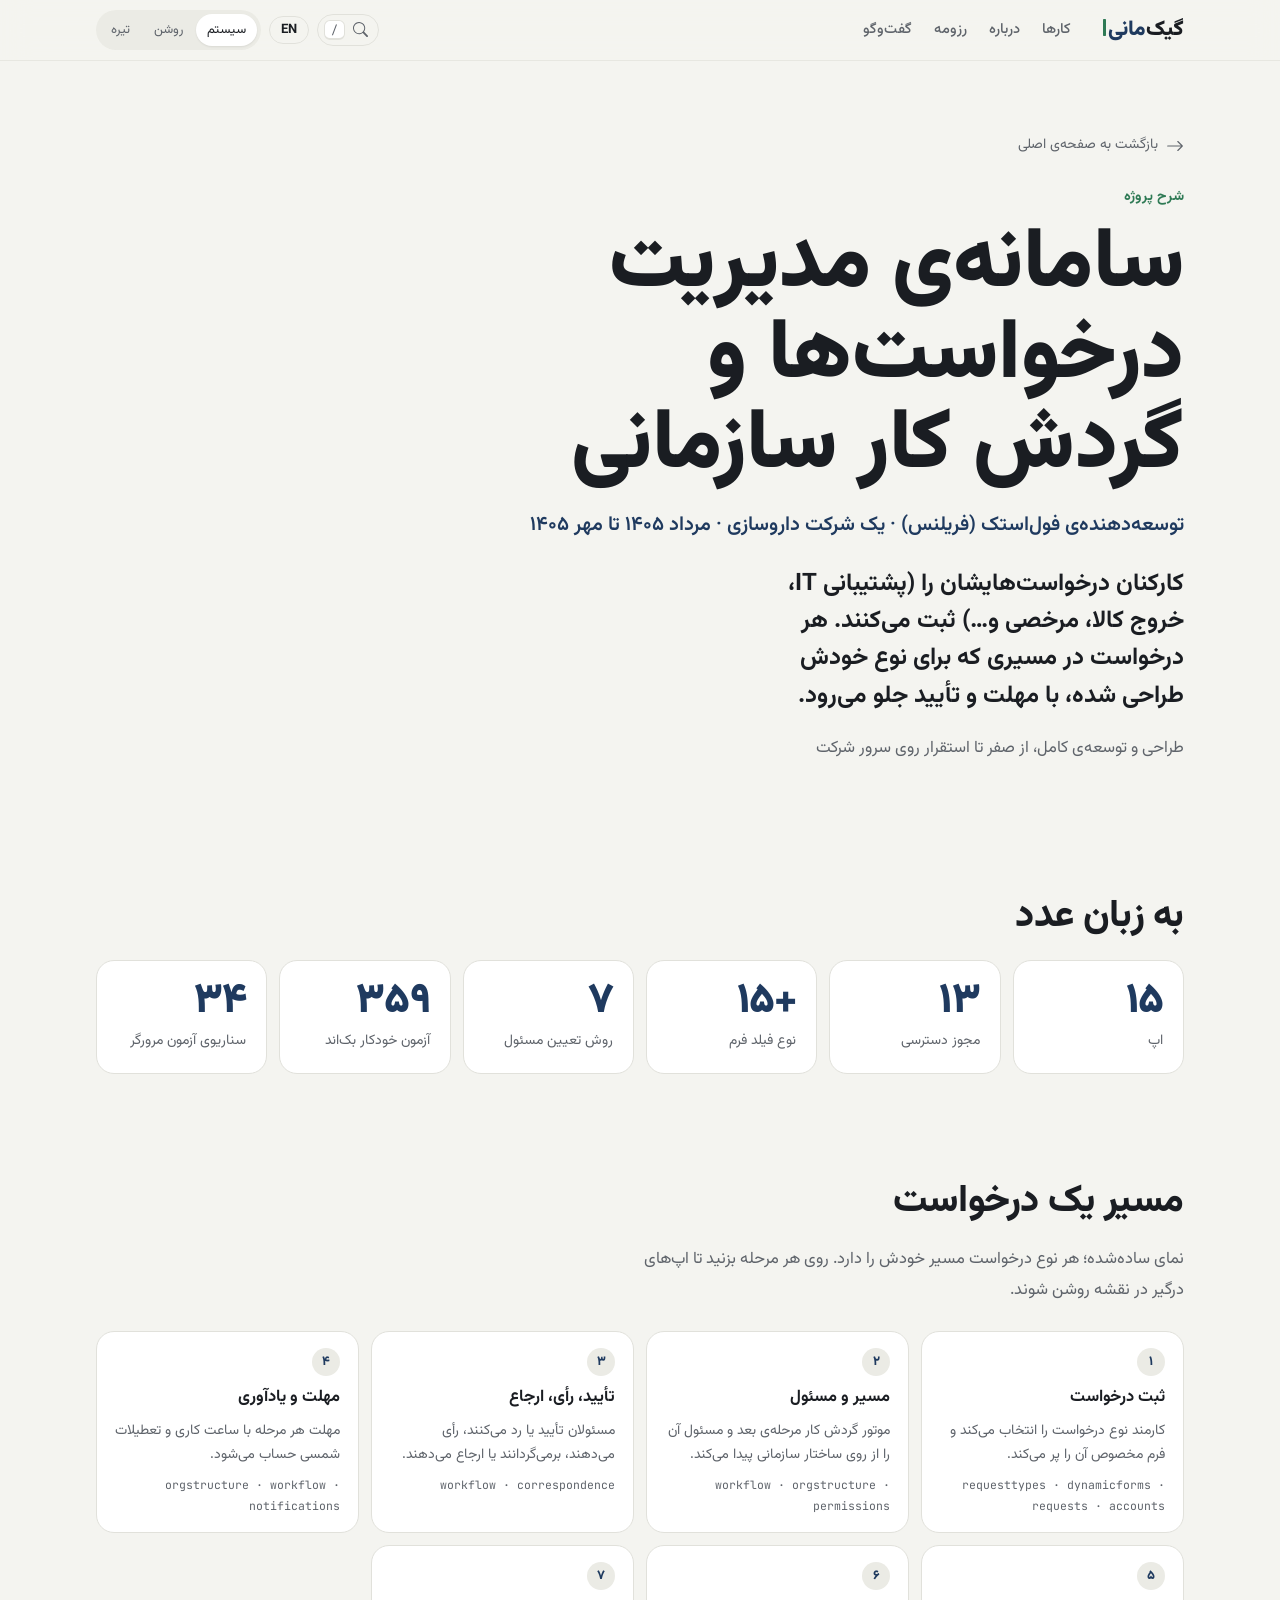
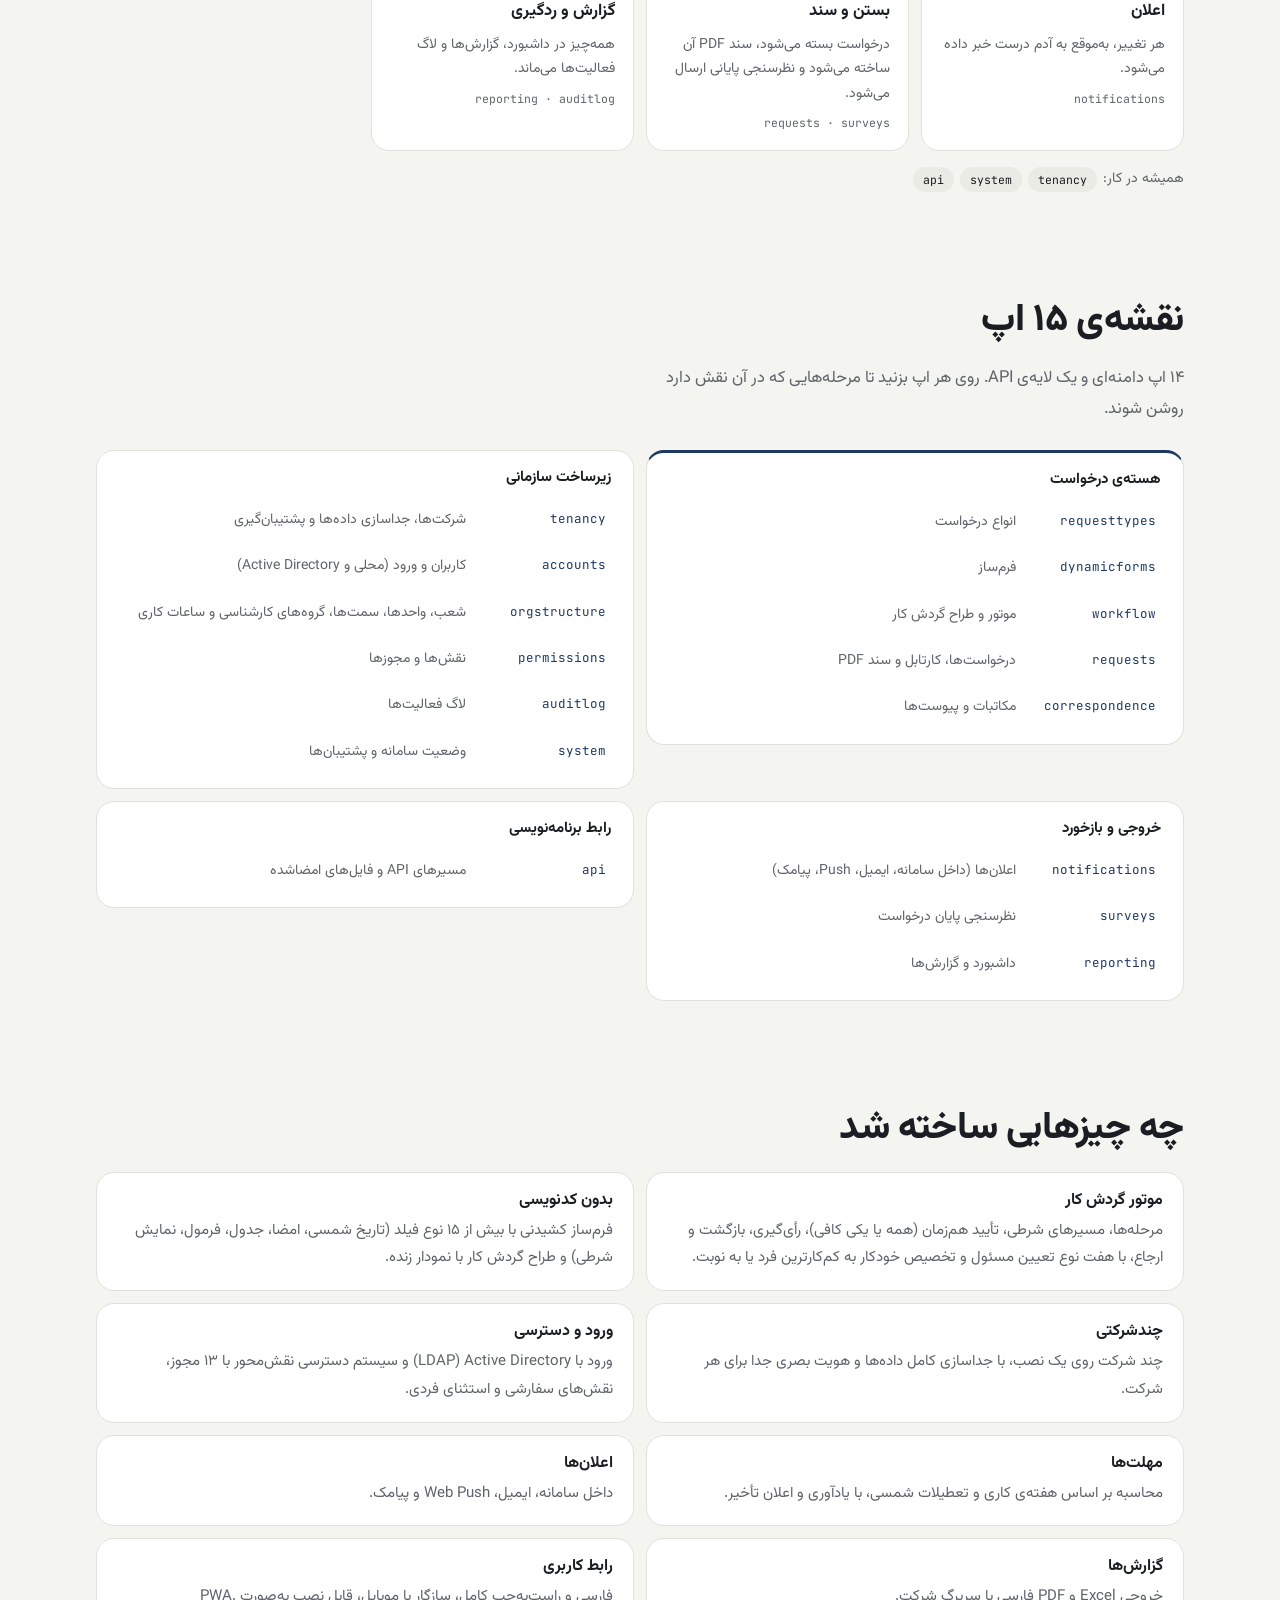
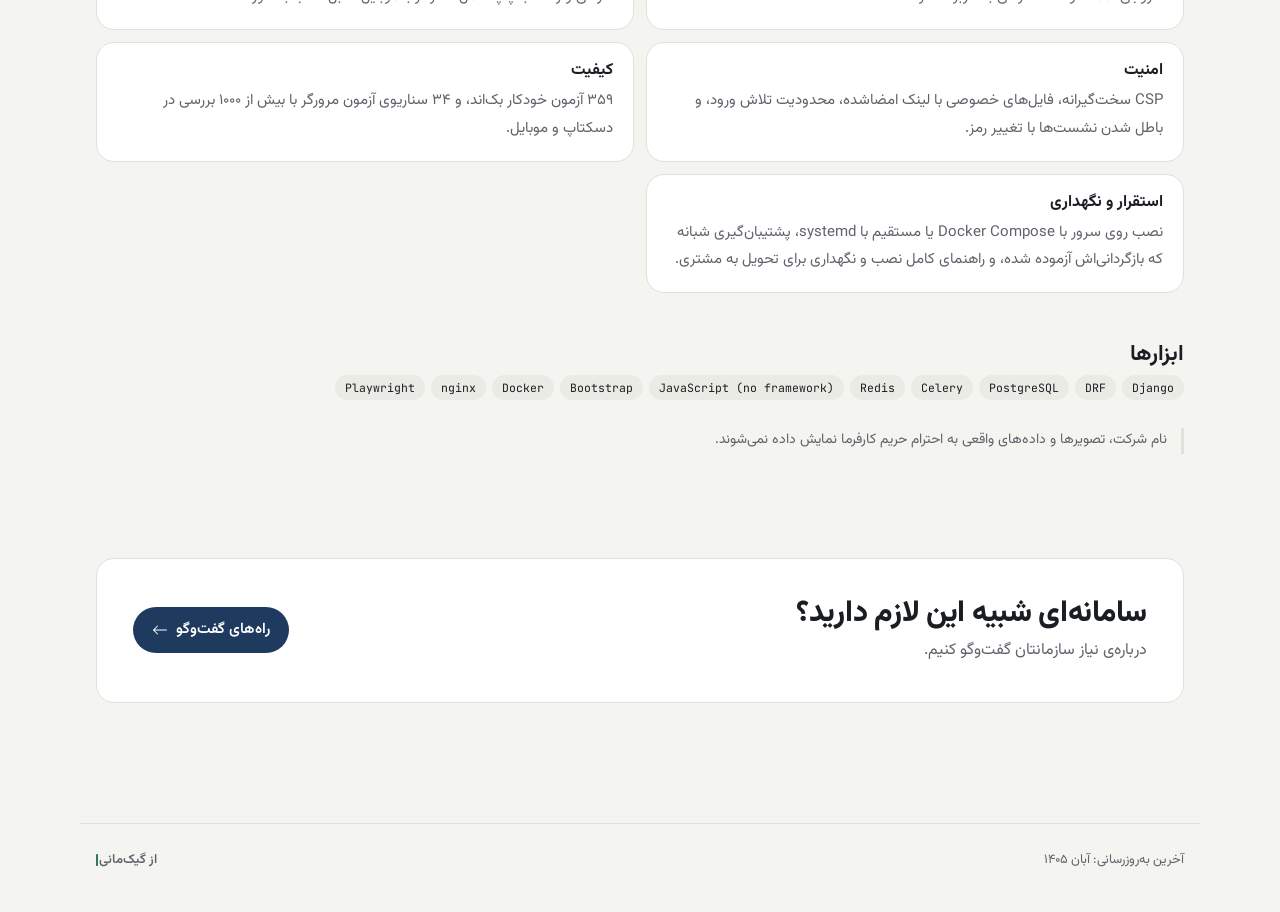
<file: projects/request-system/index.html>
<!doctype html><html lang="fa" dir="rtl"><head><meta charset="utf-8"><meta name="viewport" content="width=device-width, initial-scale=1, viewport-fit=cover"><title>سامانه‌ی مدیریت درخواست‌ها · مانی ایمانی‌سنجر</title><meta name="description" content="شرح کامل سامانه‌ی مدیریت درخواست‌ها و گردش کار سازمانی که مانی ایمانی‌سنجر برای یک شرکت داروسازی از صفر ساخت و مستقر کرد."><meta name="claude:viewport-fit-sides" content="cover"><meta name="theme-color" content="#F4F4F0" media="(prefers-color-scheme: light)"><meta name="theme-color" content="#0E1217" media="(prefers-color-scheme: dark)"><script>try{var t=localStorage.getItem('gm-theme');if(t&&t!=='system')document.documentElement.setAttribute('data-theme',t)}catch(e){}</script><link rel="stylesheet" href="../../css/site.css"><link rel="icon" href="../../img/favicon-fa.svg" type="image/svg+xml"><link rel="alternate icon" href="../../img/favicon-fa.ico"><link rel="apple-touch-icon" href="../../img/apple-touch-icon.png"><link rel="manifest" href="/manifest.webmanifest"><meta name="mobile-web-app-capable" content="yes"><meta name="apple-mobile-web-app-capable" content="yes"><meta name="apple-mobile-web-app-title" content="GeekMani"><meta name="apple-mobile-web-app-status-bar-style" content="default"><link rel="canonical" href="https://maniimani.ir/projects/request-system/"><link rel="alternate" hreflang="fa" href="https://maniimani.ir/projects/request-system/"><link rel="alternate" hreflang="en" href="https://maniimani.ir/en/projects/request-system/"><link rel="alternate" hreflang="x-default" href="https://maniimani.ir/projects/request-system/"><meta property="og:title" content="سامانه‌ی مدیریت درخواست‌ها · مانی ایمانی‌سنجر"><meta property="og:description" content="شرح کامل سامانه‌ی مدیریت درخواست‌ها و گردش کار سازمانی که مانی ایمانی‌سنجر برای یک شرکت داروسازی از صفر ساخت و مستقر کرد."><meta property="og:url" content="https://maniimani.ir/projects/request-system/"><meta property="og:image" content="https://maniimani.ir/img/geekmani-og-image-fa.png"><meta property="og:type" content="website"><meta name="twitter:card" content="summary_large_image"><meta name="twitter:creator" content="@maniimanisanjar"></head><body><header class="top"><div class="gm-page top-in"><a class="brand" href="../../" aria-label="GeekMani"><span class="gm-wordmark gm-blink" lang="fa">گیک‌<b>مانی</b><i class="gm-cursor"></i></span></a><nav class="nav" aria-label="menu"><a href="../../#work">کارها</a><a href="../../#about">درباره</a><a href="../../#resume">رزومه</a><a href="../../#contact">گفت‌وگو</a></nav><div class="tools"><button type="button" class="kbtn" data-pal aria-haspopup="dialog" aria-label="جست‌وجو و منو" title="برای باز کردن / را بزنید"><svg class="bi i-search" aria-hidden="true" focusable="false" xmlns="http://www.w3.org/2000/svg" fill="currentColor" viewBox="0 0 16 16">
  <path d="M11.742 10.344a6.5 6.5 0 1 0-1.397 1.398h-.001q.044.06.098.115l3.85 3.85a1 1 0 0 0 1.415-1.414l-3.85-3.85a1 1 0 0 0-.115-.1zM12 6.5a5.5 5.5 0 1 1-11 0 5.5 5.5 0 0 1 11 0"/>
</svg><svg class="bi i-menu" aria-hidden="true" focusable="false" xmlns="http://www.w3.org/2000/svg" fill="currentColor" viewBox="0 0 16 16">
  <path fill-rule="evenodd" d="M2.5 12a.5.5 0 0 1 .5-.5h10a.5.5 0 0 1 0 1H3a.5.5 0 0 1-.5-.5m0-4a.5.5 0 0 1 .5-.5h10a.5.5 0 0 1 0 1H3a.5.5 0 0 1-.5-.5m0-4a.5.5 0 0 1 .5-.5h10a.5.5 0 0 1 0 1H3a.5.5 0 0 1-.5-.5"/>
</svg><kbd>/</kbd></button><a class="lang" href="../../en/projects/request-system/" hreflang="en" lang="en">EN</a><div class="gm-seg" role="group"><button type="button" data-t="system" aria-pressed="true">سیستم</button><button type="button" data-t="light" aria-pressed="false">روشن</button><button type="button" data-t="dark" aria-pressed="false">تیره</button></div></div></div></header><main class="pg-case"><section class="hero case-hero gm-page"><a class="back" href="../../#work"><svg class="bi" aria-hidden="true" focusable="false" xmlns="http://www.w3.org/2000/svg" fill="currentColor" viewBox="0 0 16 16">
  <path fill-rule="evenodd" d="M1 8a.5.5 0 0 1 .5-.5h11.793l-3.147-3.146a.5.5 0 0 1 .708-.708l4 4a.5.5 0 0 1 0 .708l-4 4a.5.5 0 0 1-.708-.708L13.293 8.5H1.5A.5.5 0 0 1 1 8"/>
</svg><span>بازگشت به صفحه‌ی اصلی</span></a><p class="kicker">شرح پروژه</p><h1 class="case-h1">سامانه‌ی مدیریت درخواست‌ها و گردش کار سازمانی</h1><p class="role">توسعه‌دهنده‌ی فول‌استک (فریلنس) · یک شرکت داروسازی · مرداد ۱۴۰۵ تا مهر ۱۴۰۵</p><p class="tagline case-sum">کارکنان درخواست‌هایشان را (پشتیبانی <bdi>IT</bdi>، خروج کالا، مرخصی و…) ثبت می‌کنند. هر درخواست در مسیری که برای نوع خودش طراحی شده، با مهلت و تأیید جلو می‌رود.</p><p class="lead case-scope">طراحی و توسعه‌ی کامل، از صفر تا استقرار روی سرور شرکت</p></section><section class="sec gm-page" id="numbers"><h2>به زبان عدد</h2><ul class="nums"><li><b>۱۵</b><span>اپ</span></li><li><b>۱۳</b><span>مجوز دسترسی</span></li><li><b><bdi dir="ltr">۱۵+</bdi></b><span>نوع فیلد فرم</span></li><li><b>۷</b><span>روش تعیین مسئول</span></li><li><b>۳۵۹</b><span>آزمون خودکار بک‌اند</span></li><li><b>۳۴</b><span>سناریوی آزمون مرورگر</span></li></ul></section><section class="sec gm-page" id="journey"><h2>مسیر یک درخواست</h2><p class="lead">نمای ساده‌شده؛ هر نوع درخواست مسیر خودش را دارد. <span class="js-only">روی هر مرحله بزنید تا اپ‌های درگیر در نقشه روشن شوند.</span></p><ol class="flow"><li><button type="button" class="step" data-apps="requesttypes dynamicforms requests accounts" aria-pressed="false"><span class="step-n">۱</span><b>ثبت درخواست</b><span class="step-d">کارمند نوع درخواست را انتخاب می‌کند و فرم مخصوص آن را پر می‌کند.</span><span class="step-a" dir="ltr">requesttypes · dynamicforms · requests · accounts</span></button></li><li><button type="button" class="step" data-apps="workflow orgstructure permissions" aria-pressed="false"><span class="step-n">۲</span><b>مسیر و مسئول</b><span class="step-d">موتور گردش کار مرحله‌ی بعد و مسئول آن را از روی ساختار سازمانی پیدا می‌کند.</span><span class="step-a" dir="ltr">workflow · orgstructure · permissions</span></button></li><li><button type="button" class="step" data-apps="workflow correspondence" aria-pressed="false"><span class="step-n">۳</span><b>تأیید، رأی، ارجاع</b><span class="step-d">مسئولان تأیید یا رد می‌کنند، رأی می‌دهند، برمی‌گردانند یا ارجاع می‌دهند.</span><span class="step-a" dir="ltr">workflow · correspondence</span></button></li><li><button type="button" class="step" data-apps="orgstructure workflow notifications" aria-pressed="false"><span class="step-n">۴</span><b>مهلت و یادآوری</b><span class="step-d">مهلت هر مرحله با ساعت کاری و تعطیلات شمسی حساب می‌شود.</span><span class="step-a" dir="ltr">orgstructure · workflow · notifications</span></button></li><li><button type="button" class="step" data-apps="notifications" aria-pressed="false"><span class="step-n">۵</span><b>اعلان</b><span class="step-d">هر تغییر، به‌موقع به آدم درست خبر داده می‌شود.</span><span class="step-a" dir="ltr">notifications</span></button></li><li><button type="button" class="step" data-apps="requests surveys" aria-pressed="false"><span class="step-n">۶</span><b>بستن و سند</b><span class="step-d">درخواست بسته می‌شود، سند <bdi>PDF</bdi> آن ساخته می‌شود و نظرسنجی پایانی ارسال می‌شود.</span><span class="step-a" dir="ltr">requests · surveys</span></button></li><li><button type="button" class="step" data-apps="reporting auditlog" aria-pressed="false"><span class="step-n">۷</span><b>گزارش و ردگیری</b><span class="step-d">همه‌چیز در داشبورد، گزارش‌ها و لاگ فعالیت‌ها می‌ماند.</span><span class="step-a" dir="ltr">reporting · auditlog</span></button></li></ol><p class="always"><span class="gm-muted">همیشه در کار:</span> <span class="gm-chip">tenancy</span><span class="gm-chip">system</span><span class="gm-chip">api</span></p></section><section class="sec gm-page" id="map"><h2>نقشه‌ی ۱۵ اپ</h2><p class="lead">۱۴ اپ دامنه‌ای و یک لایه‌ی API. روی هر اپ بزنید تا مرحله‌هایی که در آن نقش دارد روشن شوند.</p><div class="amap"><div class="grp grp-core"><h3>هسته‌ی درخواست</h3><ul><li><button type="button" class="app" data-app="requesttypes" aria-pressed="false"><code dir="ltr">requesttypes</code><span>انواع درخواست</span></button></li><li><button type="button" class="app" data-app="dynamicforms" aria-pressed="false"><code dir="ltr">dynamicforms</code><span>فرم‌ساز</span></button></li><li><button type="button" class="app" data-app="workflow" aria-pressed="false"><code dir="ltr">workflow</code><span>موتور و طراح گردش کار</span></button></li><li><button type="button" class="app" data-app="requests" aria-pressed="false"><code dir="ltr">requests</code><span>درخواست‌ها، کارتابل و سند <bdi>PDF</bdi></span></button></li><li><button type="button" class="app" data-app="correspondence" aria-pressed="false"><code dir="ltr">correspondence</code><span>مکاتبات و پیوست‌ها</span></button></li></ul></div><div class="grp grp-platform"><h3>زیرساخت سازمانی</h3><ul><li><button type="button" class="app" data-app="tenancy" aria-pressed="false"><code dir="ltr">tenancy</code><span>شرکت‌ها، جداسازی داده‌ها و پشتیبان‌گیری</span></button></li><li><button type="button" class="app" data-app="accounts" aria-pressed="false"><code dir="ltr">accounts</code><span>کاربران و ورود (محلی و <bdi>Active Directory</bdi>)</span></button></li><li><button type="button" class="app" data-app="orgstructure" aria-pressed="false"><code dir="ltr">orgstructure</code><span>شعب، واحدها، سمت‌ها، گروه‌های کارشناسی و ساعات کاری</span></button></li><li><button type="button" class="app" data-app="permissions" aria-pressed="false"><code dir="ltr">permissions</code><span>نقش‌ها و مجوزها</span></button></li><li><button type="button" class="app" data-app="auditlog" aria-pressed="false"><code dir="ltr">auditlog</code><span>لاگ فعالیت‌ها</span></button></li><li><button type="button" class="app" data-app="system" aria-pressed="false"><code dir="ltr">system</code><span>وضعیت سامانه و پشتیبان‌ها</span></button></li></ul></div><div class="grp grp-output"><h3>خروجی و بازخورد</h3><ul><li><button type="button" class="app" data-app="notifications" aria-pressed="false"><code dir="ltr">notifications</code><span>اعلان‌ها (داخل سامانه، ایمیل، <bdi>Push</bdi>، پیامک)</span></button></li><li><button type="button" class="app" data-app="surveys" aria-pressed="false"><code dir="ltr">surveys</code><span>نظرسنجی پایان درخواست</span></button></li><li><button type="button" class="app" data-app="reporting" aria-pressed="false"><code dir="ltr">reporting</code><span>داشبورد و گزارش‌ها</span></button></li></ul></div><div class="grp grp-interface"><h3>رابط برنامه‌نویسی</h3><ul><li><button type="button" class="app" data-app="api" aria-pressed="false"><code dir="ltr">api</code><span>مسیرهای <bdi>API</bdi> و فایل‌های امضاشده</span></button></li></ul></div></div></section><section class="sec gm-page" id="features"><h2>چه چیزهایی ساخته شد</h2><ul class="feats"><li class="gm-card"><h3>موتور گردش کار</h3><p>مرحله‌ها، مسیرهای شرطی، تأیید هم‌زمان (همه یا یکی کافی)، رأی‌گیری، بازگشت و ارجاع، با هفت نوع تعیین مسئول و تخصیص خودکار به کم‌کارترین فرد یا به نوبت.</p></li><li class="gm-card"><h3>بدون کدنویسی</h3><p>فرم‌ساز کشیدنی با بیش از ۱۵ نوع فیلد (تاریخ شمسی، امضا، جدول، فرمول، نمایش شرطی) و طراح گردش کار با نمودار زنده.</p></li><li class="gm-card"><h3>چندشرکتی</h3><p>چند شرکت روی یک نصب، با جداسازی کامل داده‌ها و هویت بصری جدا برای هر شرکت.</p></li><li class="gm-card"><h3>ورود و دسترسی</h3><p>ورود با <bdi>Active Directory</bdi> (<bdi>LDAP</bdi>) و سیستم دسترسی نقش‌محور با ۱۳ مجوز، نقش‌های سفارشی و استثنای فردی.</p></li><li class="gm-card"><h3>مهلت‌ها</h3><p>محاسبه بر اساس هفته‌ی کاری و تعطیلات شمسی، با یادآوری و اعلان تأخیر.</p></li><li class="gm-card"><h3>اعلان‌ها</h3><p>داخل سامانه، ایمیل، <bdi>Web Push</bdi> و پیامک.</p></li><li class="gm-card"><h3>گزارش‌ها</h3><p>خروجی <bdi>Excel</bdi> و <bdi>PDF</bdi> فارسی با سربرگ شرکت.</p></li><li class="gm-card"><h3>رابط کاربری</h3><p>فارسی و راست‌به‌چپ کامل، سازگار با موبایل، قابل نصب به‌صورت <bdi>PWA.</bdi></p></li><li class="gm-card"><h3>امنیت</h3><p><bdi>CSP</bdi> سخت‌گیرانه، فایل‌های خصوصی با لینک امضاشده، محدودیت تلاش ورود، و باطل شدن نشست‌ها با تغییر رمز.</p></li><li class="gm-card"><h3>کیفیت</h3><p>۳۵۹ آزمون خودکار بک‌اند، و ۳۴ سناریوی آزمون مرورگر با بیش از ۱۰۰۰ بررسی در دسکتاپ و موبایل.</p></li><li class="gm-card"><h3>استقرار و نگهداری</h3><p>نصب روی سرور با <bdi>Docker Compose</bdi> یا مستقیم با <bdi>systemd</bdi>، پشتیبان‌گیری شبانه که بازگردانی‌اش آزموده شده، و راهنمای کامل نصب و نگهداری برای تحویل به مشتری.</p></li></ul><h3 class="sub">ابزارها</h3><div class="chips"><span class="gm-chip">Django</span><span class="gm-chip">DRF</span><span class="gm-chip">PostgreSQL</span><span class="gm-chip">Celery</span><span class="gm-chip">Redis</span><span class="gm-chip">JavaScript (no framework)</span><span class="gm-chip">Bootstrap</span><span class="gm-chip">Docker</span><span class="gm-chip">nginx</span><span class="gm-chip">Playwright</span></div><p class="privacy gm-muted">نام شرکت، تصویرها و داده‌های واقعی به احترام حریم کارفرما نمایش داده نمی‌شوند.</p></section><section class="sec gm-page"><div class="case-cta gm-card"><div><h2>سامانه‌ای شبیه این لازم دارید؟</h2><p class="gm-muted">درباره‌ی نیاز سازمانتان گفت‌وگو کنیم.</p></div><a class="gm-btn gm-btn--primary" href="../../#contact"><span>راه‌های گفت‌وگو</span><svg class="bi" aria-hidden="true" focusable="false" xmlns="http://www.w3.org/2000/svg" fill="currentColor" viewBox="0 0 16 16">
  <path fill-rule="evenodd" d="M15 8a.5.5 0 0 0-.5-.5H2.707l3.147-3.146a.5.5 0 1 0-.708-.708l-4 4a.5.5 0 0 0 0 .708l4 4a.5.5 0 0 0 .708-.708L2.707 8.5H14.5A.5.5 0 0 0 15 8"/>
</svg></a></div></section></main><footer class="foot gm-page"><span class="gm-muted small">آخرین به‌روزرسانی: آبان ۱۴۰۵</span><span class="print-only small">نسخه‌ی کامل و به‌روز: maniimani.ir</span><a class="gm-sign" href="https://github.com/mani-imani" target="_blank" rel="noopener">از گیک‌مانی<i class="gm-cursor"></i></a></footer><dialog class="pal" id="pal" aria-label="جست‌وجو و منو"><div class="pal-q"><svg class="bi" aria-hidden="true" focusable="false" xmlns="http://www.w3.org/2000/svg" fill="currentColor" viewBox="0 0 16 16">
  <path d="M11.742 10.344a6.5 6.5 0 1 0-1.397 1.398h-.001q.044.06.098.115l3.85 3.85a1 1 0 0 0 1.415-1.414l-3.85-3.85a1 1 0 0 0-.115-.1zM12 6.5a5.5 5.5 0 1 1-11 0 5.5 5.5 0 0 1 11 0"/>
</svg><input type="text" id="pal-q" autocomplete="off" spellcheck="false" placeholder="کجا برویم؟" aria-controls="pal-l"><button type="button" class="pal-x" data-close aria-label="Esc"><svg class="bi" aria-hidden="true" focusable="false" xmlns="http://www.w3.org/2000/svg" fill="currentColor" viewBox="0 0 16 16">
  <path d="M2.146 2.854a.5.5 0 1 1 .708-.708L8 7.293l5.146-5.147a.5.5 0 0 1 .708.708L8.707 8l5.147 5.146a.5.5 0 0 1-.708.708L8 8.707l-5.146 5.147a.5.5 0 0 1-.708-.708L7.293 8z"/>
</svg></button></div><div class="pal-l" id="pal-l" role="listbox"><p class="pal-g">بخش‌ها</p><a class="pal-i" role="option" href="../../#work"><svg class="bi" aria-hidden="true" focusable="false" xmlns="http://www.w3.org/2000/svg" fill="currentColor" viewBox="0 0 16 16">
  <path d="M6 9a.5.5 0 0 1 .5-.5h3a.5.5 0 0 1 0 1h-3A.5.5 0 0 1 6 9M3.854 4.146a.5.5 0 1 0-.708.708L4.793 6.5 3.146 8.146a.5.5 0 1 0 .708.708l2-2a.5.5 0 0 0 0-.708z"/>
  <path d="M2 1a2 2 0 0 0-2 2v10a2 2 0 0 0 2 2h12a2 2 0 0 0 2-2V3a2 2 0 0 0-2-2zm12 1a1 1 0 0 1 1 1v10a1 1 0 0 1-1 1H2a1 1 0 0 1-1-1V3a1 1 0 0 1 1-1z"/>
</svg><span dir="auto">کارها</span></a><a class="pal-i" role="option" href="../../#about"><svg class="bi" aria-hidden="true" focusable="false" xmlns="http://www.w3.org/2000/svg" fill="currentColor" viewBox="0 0 16 16">
  <path d="M8 8a3 3 0 1 0 0-6 3 3 0 0 0 0 6m2-3a2 2 0 1 1-4 0 2 2 0 0 1 4 0m4 8c0 1-1 1-1 1H3s-1 0-1-1 1-4 6-4 6 3 6 4m-1-.004c-.001-.246-.154-.986-.832-1.664C11.516 10.68 10.289 10 8 10s-3.516.68-4.168 1.332c-.678.678-.83 1.418-.832 1.664z"/>
</svg><span dir="auto">درباره</span></a><a class="pal-i" role="option" href="../../#resume"><svg class="bi" aria-hidden="true" focusable="false" xmlns="http://www.w3.org/2000/svg" fill="currentColor" viewBox="0 0 16 16">
  <path d="M5.5 7a.5.5 0 0 0 0 1h5a.5.5 0 0 0 0-1zM5 9.5a.5.5 0 0 1 .5-.5h5a.5.5 0 0 1 0 1h-5a.5.5 0 0 1-.5-.5m0 2a.5.5 0 0 1 .5-.5h2a.5.5 0 0 1 0 1h-2a.5.5 0 0 1-.5-.5"/>
  <path d="M9.5 0H4a2 2 0 0 0-2 2v12a2 2 0 0 0 2 2h8a2 2 0 0 0 2-2V4.5zm0 1v2A1.5 1.5 0 0 0 11 4.5h2V14a1 1 0 0 1-1 1H4a1 1 0 0 1-1-1V2a1 1 0 0 1 1-1z"/>
</svg><span dir="auto">رزومه</span></a><a class="pal-i" role="option" href="../../#contact"><svg class="bi" aria-hidden="true" focusable="false" xmlns="http://www.w3.org/2000/svg" fill="currentColor" viewBox="0 0 16 16">
  <path d="M0 4a2 2 0 0 1 2-2h12a2 2 0 0 1 2 2v8a2 2 0 0 1-2 2H2a2 2 0 0 1-2-2zm2-1a1 1 0 0 0-1 1v.217l7 4.2 7-4.2V4a1 1 0 0 0-1-1zm13 2.383-4.708 2.825L15 11.105zm-.034 6.876-5.64-3.471L8 9.583l-1.326-.795-5.64 3.47A1 1 0 0 0 2 13h12a1 1 0 0 0 .966-.741M1 11.105l4.708-2.897L1 5.383z"/>
</svg><span dir="auto">گفت‌وگو</span></a><p class="pal-g">صفحه‌ها</p><a class="pal-i" role="option" href="../../"><svg class="bi" aria-hidden="true" focusable="false" xmlns="http://www.w3.org/2000/svg" fill="currentColor" viewBox="0 0 16 16">
  <path d="M8.707 1.5a1 1 0 0 0-1.414 0L.646 8.146a.5.5 0 0 0 .708.708L2 8.207V13.5A1.5 1.5 0 0 0 3.5 15h9a1.5 1.5 0 0 0 1.5-1.5V8.207l.646.647a.5.5 0 0 0 .708-.708L13 5.793V2.5a.5.5 0 0 0-.5-.5h-1a.5.5 0 0 0-.5.5v1.293zM13 7.207V13.5a.5.5 0 0 1-.5.5h-9a.5.5 0 0 1-.5-.5V7.207l5-5z"/>
</svg><span dir="auto">صفحه‌ی اصلی</span></a><a class="pal-i" role="option" href="./"><svg class="bi" aria-hidden="true" focusable="false" xmlns="http://www.w3.org/2000/svg" fill="currentColor" viewBox="0 0 16 16">
  <path fill-rule="evenodd" d="M6 3.5A1.5 1.5 0 0 1 7.5 2h1A1.5 1.5 0 0 1 10 3.5v1A1.5 1.5 0 0 1 8.5 6v1H14a.5.5 0 0 1 .5.5v1a.5.5 0 0 1-1 0V8h-5v.5a.5.5 0 0 1-1 0V8h-5v.5a.5.5 0 0 1-1 0v-1A.5.5 0 0 1 2 7h5.5V6A1.5 1.5 0 0 1 6 4.5zM8.5 5a.5.5 0 0 0 .5-.5v-1a.5.5 0 0 0-.5-.5h-1a.5.5 0 0 0-.5.5v1a.5.5 0 0 0 .5.5zM0 11.5A1.5 1.5 0 0 1 1.5 10h1A1.5 1.5 0 0 1 4 11.5v1A1.5 1.5 0 0 1 2.5 14h-1A1.5 1.5 0 0 1 0 12.5zm1.5-.5a.5.5 0 0 0-.5.5v1a.5.5 0 0 0 .5.5h1a.5.5 0 0 0 .5-.5v-1a.5.5 0 0 0-.5-.5zm4.5.5A1.5 1.5 0 0 1 7.5 10h1a1.5 1.5 0 0 1 1.5 1.5v1A1.5 1.5 0 0 1 8.5 14h-1A1.5 1.5 0 0 1 6 12.5zm1.5-.5a.5.5 0 0 0-.5.5v1a.5.5 0 0 0 .5.5h1a.5.5 0 0 0 .5-.5v-1a.5.5 0 0 0-.5-.5zm4.5.5a1.5 1.5 0 0 1 1.5-1.5h1a1.5 1.5 0 0 1 1.5 1.5v1a1.5 1.5 0 0 1-1.5 1.5h-1a1.5 1.5 0 0 1-1.5-1.5zm1.5-.5a.5.5 0 0 0-.5.5v1a.5.5 0 0 0 .5.5h1a.5.5 0 0 0 .5-.5v-1a.5.5 0 0 0-.5-.5z"/>
</svg><span dir="auto">سامانه‌ی مدیریت درخواست‌ها و گردش کار سازمانی</span></a><a class="pal-i" role="option" href="../../en/projects/request-system/"><svg class="bi" aria-hidden="true" focusable="false" xmlns="http://www.w3.org/2000/svg" fill="currentColor" viewBox="0 0 16 16">
  <path d="M4.545 6.714 4.11 8H3l1.862-5h1.284L8 8H6.833l-.435-1.286zm1.634-.736L5.5 3.956h-.049l-.679 2.022z"/>
  <path d="M0 2a2 2 0 0 1 2-2h7a2 2 0 0 1 2 2v3h3a2 2 0 0 1 2 2v7a2 2 0 0 1-2 2H7a2 2 0 0 1-2-2v-3H2a2 2 0 0 1-2-2zm2-1a1 1 0 0 0-1 1v7a1 1 0 0 0 1 1h7a1 1 0 0 0 1-1V2a1 1 0 0 0-1-1zm7.138 9.995q.289.451.63.846c-.748.575-1.673 1.001-2.768 1.292.178.217.451.635.555.867 1.125-.359 2.08-.844 2.886-1.494.777.665 1.739 1.165 2.93 1.472.133-.254.414-.673.629-.89-1.125-.253-2.057-.694-2.82-1.284.681-.747 1.222-1.651 1.621-2.757H14V8h-3v1.047h.765c-.318.844-.74 1.546-1.272 2.13a6 6 0 0 1-.415-.492 2 2 0 0 1-.94.31"/>
</svg><span dir="auto">English</span></a><p class="pal-g">رزومه</p><a class="pal-i" role="option" href="../../resume/mani-imanisanjar-resume-fa.pdf"><svg class="bi" aria-hidden="true" focusable="false" xmlns="http://www.w3.org/2000/svg" fill="currentColor" viewBox="0 0 16 16">
  <path d="M14 14V4.5L9.5 0H4a2 2 0 0 0-2 2v12a2 2 0 0 0 2 2h8a2 2 0 0 0 2-2M9.5 3A1.5 1.5 0 0 0 11 4.5h2V14a1 1 0 0 1-1 1H4a1 1 0 0 1-1-1V2a1 1 0 0 1 1-1h5.5z"/>
  <path d="M4.603 14.087a.8.8 0 0 1-.438-.42c-.195-.388-.13-.776.08-1.102.198-.307.526-.568.897-.787a7.7 7.7 0 0 1 1.482-.645 20 20 0 0 0 1.062-2.227 7.3 7.3 0 0 1-.43-1.295c-.086-.4-.119-.796-.046-1.136.075-.354.274-.672.65-.823.192-.077.4-.12.602-.077a.7.7 0 0 1 .477.365c.088.164.12.356.127.538.007.188-.012.396-.047.614-.084.51-.27 1.134-.52 1.794a11 11 0 0 0 .98 1.686 5.8 5.8 0 0 1 1.334.05c.364.066.734.195.96.465.12.144.193.32.2.518.007.192-.047.382-.138.563a1.04 1.04 0 0 1-.354.416.86.86 0 0 1-.51.138c-.331-.014-.654-.196-.933-.417a5.7 5.7 0 0 1-.911-.95 11.7 11.7 0 0 0-1.997.406 11.3 11.3 0 0 1-1.02 1.51c-.292.35-.609.656-.927.787a.8.8 0 0 1-.58.029m1.379-1.901q-.25.115-.459.238c-.328.194-.541.383-.647.547-.094.145-.096.25-.04.361q.016.032.026.044l.035-.012c.137-.056.355-.235.635-.572a8 8 0 0 0 .45-.606m1.64-1.33a13 13 0 0 1 1.01-.193 12 12 0 0 1-.51-.858 21 21 0 0 1-.5 1.05zm2.446.45q.226.245.435.41c.24.19.407.253.498.256a.1.1 0 0 0 .07-.015.3.3 0 0 0 .094-.125.44.44 0 0 0 .059-.2.1.1 0 0 0-.026-.063c-.052-.062-.2-.152-.518-.209a4 4 0 0 0-.612-.053zM8.078 7.8a7 7 0 0 0 .2-.828q.046-.282.038-.465a.6.6 0 0 0-.032-.198.5.5 0 0 0-.145.04c-.087.035-.158.106-.196.283-.04.192-.03.469.046.822q.036.167.09.346z"/>
</svg><span dir="auto">رزومه‌ی فارسی (PDF)</span></a><a class="pal-i" role="option" href="../../resume/mani-imanisanjar-resume-en.pdf"><svg class="bi" aria-hidden="true" focusable="false" xmlns="http://www.w3.org/2000/svg" fill="currentColor" viewBox="0 0 16 16">
  <path d="M14 14V4.5L9.5 0H4a2 2 0 0 0-2 2v12a2 2 0 0 0 2 2h8a2 2 0 0 0 2-2M9.5 3A1.5 1.5 0 0 0 11 4.5h2V14a1 1 0 0 1-1 1H4a1 1 0 0 1-1-1V2a1 1 0 0 1 1-1h5.5z"/>
  <path d="M4.603 14.087a.8.8 0 0 1-.438-.42c-.195-.388-.13-.776.08-1.102.198-.307.526-.568.897-.787a7.7 7.7 0 0 1 1.482-.645 20 20 0 0 0 1.062-2.227 7.3 7.3 0 0 1-.43-1.295c-.086-.4-.119-.796-.046-1.136.075-.354.274-.672.65-.823.192-.077.4-.12.602-.077a.7.7 0 0 1 .477.365c.088.164.12.356.127.538.007.188-.012.396-.047.614-.084.51-.27 1.134-.52 1.794a11 11 0 0 0 .98 1.686 5.8 5.8 0 0 1 1.334.05c.364.066.734.195.96.465.12.144.193.32.2.518.007.192-.047.382-.138.563a1.04 1.04 0 0 1-.354.416.86.86 0 0 1-.51.138c-.331-.014-.654-.196-.933-.417a5.7 5.7 0 0 1-.911-.95 11.7 11.7 0 0 0-1.997.406 11.3 11.3 0 0 1-1.02 1.51c-.292.35-.609.656-.927.787a.8.8 0 0 1-.58.029m1.379-1.901q-.25.115-.459.238c-.328.194-.541.383-.647.547-.094.145-.096.25-.04.361q.016.032.026.044l.035-.012c.137-.056.355-.235.635-.572a8 8 0 0 0 .45-.606m1.64-1.33a13 13 0 0 1 1.01-.193 12 12 0 0 1-.51-.858 21 21 0 0 1-.5 1.05zm2.446.45q.226.245.435.41c.24.19.407.253.498.256a.1.1 0 0 0 .07-.015.3.3 0 0 0 .094-.125.44.44 0 0 0 .059-.2.1.1 0 0 0-.026-.063c-.052-.062-.2-.152-.518-.209a4 4 0 0 0-.612-.053zM8.078 7.8a7 7 0 0 0 .2-.828q.046-.282.038-.465a.6.6 0 0 0-.032-.198.5.5 0 0 0-.145.04c-.087.035-.158.106-.196.283-.04.192-.03.469.046.822q.036.167.09.346z"/>
</svg><span dir="auto">English resume (PDF)</span></a><a class="pal-i" role="option" href="../../resume/mani-imanisanjar-resume-fa.docx"><svg class="bi" aria-hidden="true" focusable="false" xmlns="http://www.w3.org/2000/svg" fill="currentColor" viewBox="0 0 16 16">
  <path d="M5.485 6.879a.5.5 0 1 0-.97.242l1.5 6a.5.5 0 0 0 .967.01L8 9.402l1.018 3.73a.5.5 0 0 0 .967-.01l1.5-6a.5.5 0 0 0-.97-.242l-1.036 4.144-.997-3.655a.5.5 0 0 0-.964 0l-.997 3.655L5.485 6.88z"/>
  <path d="M14 14V4.5L9.5 0H4a2 2 0 0 0-2 2v12a2 2 0 0 0 2 2h8a2 2 0 0 0 2-2M9.5 3A1.5 1.5 0 0 0 11 4.5h2V14a1 1 0 0 1-1 1H4a1 1 0 0 1-1-1V2a1 1 0 0 1 1-1h5.5z"/>
</svg><span dir="auto">نسخه‌ی Word</span></a><p class="pal-g">راه‌های گفت‌وگو</p><a class="pal-i" role="option" href="mailto:imanisanjar@gmail.com" target="_blank" rel="noopener"><svg class="bi" aria-hidden="true" focusable="false" xmlns="http://www.w3.org/2000/svg" fill="currentColor" viewBox="0 0 16 16">
  <path d="M0 4a2 2 0 0 1 2-2h12a2 2 0 0 1 2 2v8a2 2 0 0 1-2 2H2a2 2 0 0 1-2-2zm2-1a1 1 0 0 0-1 1v.217l7 4.2 7-4.2V4a1 1 0 0 0-1-1zm13 2.383-4.708 2.825L15 11.105zm-.034 6.876-5.64-3.471L8 9.583l-1.326-.795-5.64 3.47A1 1 0 0 0 2 13h12a1 1 0 0 0 .966-.741M1 11.105l4.708-2.897L1 5.383z"/>
</svg><span dir="auto">ایمیل</span></a><a class="pal-i" role="option" href="https://t.me/mani_imani" target="_blank" rel="noopener"><svg class="bi" aria-hidden="true" focusable="false" xmlns="http://www.w3.org/2000/svg" fill="currentColor" viewBox="0 0 16 16">
  <path d="M16 8A8 8 0 1 1 0 8a8 8 0 0 1 16 0M8.287 5.906q-1.168.486-4.666 2.01-.567.225-.595.442c-.03.243.275.339.69.47l.175.055c.408.133.958.288 1.243.294q.39.01.868-.32 3.269-2.206 3.374-2.23c.05-.012.12-.026.166.016s.042.12.037.141c-.03.129-1.227 1.241-1.846 1.817-.193.18-.33.307-.358.336a8 8 0 0 1-.188.186c-.38.366-.664.64.015 1.088.327.216.589.393.85.571.284.194.568.387.936.629q.14.092.27.187c.331.236.63.448.997.414.214-.02.435-.22.547-.82.265-1.417.786-4.486.906-5.751a1.4 1.4 0 0 0-.013-.315.34.34 0 0 0-.114-.217.53.53 0 0 0-.31-.093c-.3.005-.763.166-2.984 1.09"/>
</svg><span dir="auto">تلگرام</span></a><a class="pal-i" role="option" href="https://www.linkedin.com/in/mani-imani" target="_blank" rel="noopener"><svg class="bi" aria-hidden="true" focusable="false" xmlns="http://www.w3.org/2000/svg" fill="currentColor" viewBox="0 0 16 16">
  <path d="M0 1.146C0 .513.526 0 1.175 0h13.65C15.474 0 16 .513 16 1.146v13.708c0 .633-.526 1.146-1.175 1.146H1.175C.526 16 0 15.487 0 14.854zm4.943 12.248V6.169H2.542v7.225zm-1.2-8.212c.837 0 1.358-.554 1.358-1.248-.015-.709-.52-1.248-1.342-1.248S2.4 3.226 2.4 3.934c0 .694.521 1.248 1.327 1.248zm4.908 8.212V9.359c0-.216.016-.432.08-.586.173-.431.568-.878 1.232-.878.869 0 1.216.662 1.216 1.634v3.865h2.401V9.25c0-2.22-1.184-3.252-2.764-3.252-1.274 0-1.845.7-2.165 1.193v.025h-.016l.016-.025V6.169h-2.4c.03.678 0 7.225 0 7.225z"/>
</svg><span dir="auto">لینکدین</span></a><a class="pal-i" role="option" href="https://github.com/mani-imani" target="_blank" rel="noopener"><svg class="bi" aria-hidden="true" focusable="false" xmlns="http://www.w3.org/2000/svg" fill="currentColor" viewBox="0 0 16 16">
  <path d="M8 0C3.58 0 0 3.58 0 8c0 3.54 2.29 6.53 5.47 7.59.4.07.55-.17.55-.38 0-.19-.01-.82-.01-1.49-2.01.37-2.53-.49-2.69-.94-.09-.23-.48-.94-.82-1.13-.28-.15-.68-.52-.01-.53.63-.01 1.08.58 1.23.82.72 1.21 1.87.87 2.33.66.07-.52.28-.87.51-1.07-1.78-.2-3.64-.89-3.64-3.95 0-.87.31-1.59.82-2.15-.08-.2-.36-1.02.08-2.12 0 0 .67-.21 2.2.82.64-.18 1.32-.27 2-.27s1.36.09 2 .27c1.53-1.04 2.2-.82 2.2-.82.44 1.1.16 1.92.08 2.12.51.56.82 1.27.82 2.15 0 3.07-1.87 3.75-3.65 3.95.29.25.54.73.54 1.48 0 1.07-.01 1.93-.01 2.2 0 .21.15.46.55.38A8.01 8.01 0 0 0 16 8c0-4.42-3.58-8-8-8"/>
</svg><span dir="auto">گیت‌هاب</span></a><a class="pal-i" role="option" href="https://x.com/maniimanisanjar" target="_blank" rel="noopener"><svg class="bi" aria-hidden="true" focusable="false" xmlns="http://www.w3.org/2000/svg" fill="currentColor" viewBox="0 0 16 16">
  <path d="M12.6.75h2.454l-5.36 6.142L16 15.25h-4.937l-3.867-5.07-4.425 5.07H.316l5.733-6.57L0 .75h5.063l3.495 4.633L12.601.75Zm-.86 13.028h1.36L4.323 2.145H2.865z"/>
</svg><span dir="auto">ایکس (توییتر)</span></a><a class="pal-i" role="option" href="https://t.me/geekmani" target="_blank" rel="noopener"><svg class="bi" aria-hidden="true" focusable="false" xmlns="http://www.w3.org/2000/svg" fill="currentColor" viewBox="0 0 16 16">
  <path d="M13 2.5a1.5 1.5 0 0 1 3 0v11a1.5 1.5 0 0 1-3 0v-.214c-2.162-1.241-4.49-1.843-6.912-2.083l.405 2.712A1 1 0 0 1 5.51 15.1h-.548a1 1 0 0 1-.916-.599l-1.85-3.49-.202-.003A2.014 2.014 0 0 1 0 9V7a2.02 2.02 0 0 1 1.992-2.013 75 75 0 0 0 2.483-.075c3.043-.154 6.148-.849 8.525-2.199zm1 0v11a.5.5 0 0 0 1 0v-11a.5.5 0 0 0-1 0m-1 1.35c-2.344 1.205-5.209 1.842-8 2.033v4.233q.27.015.537.036c2.568.189 5.093.744 7.463 1.993zm-9 6.215v-4.13a95 95 0 0 1-1.992.052A1.02 1.02 0 0 0 1 7v2c0 .55.448 1.002 1.006 1.009A61 61 0 0 1 4 10.065m-.657.975 1.609 3.037.01.024h.548l-.002-.014-.443-2.966a68 68 0 0 0-1.722-.082z"/>
</svg><span dir="auto">کانال GeekMani</span></a><p class="pal-g">تنظیمات</p><button type="button" class="pal-i" role="option" data-t="system"><svg class="bi" aria-hidden="true" focusable="false" xmlns="http://www.w3.org/2000/svg" fill="currentColor" viewBox="0 0 16 16">
  <path d="M8 15A7 7 0 1 0 8 1zm0 1A8 8 0 1 1 8 0a8 8 0 0 1 0 16"/>
</svg><span>پوسته: سیستم</span></button><button type="button" class="pal-i" role="option" data-t="light"><svg class="bi" aria-hidden="true" focusable="false" xmlns="http://www.w3.org/2000/svg" fill="currentColor" viewBox="0 0 16 16">
  <path d="M8 15A7 7 0 1 0 8 1zm0 1A8 8 0 1 1 8 0a8 8 0 0 1 0 16"/>
</svg><span>پوسته: روشن</span></button><button type="button" class="pal-i" role="option" data-t="dark"><svg class="bi" aria-hidden="true" focusable="false" xmlns="http://www.w3.org/2000/svg" fill="currentColor" viewBox="0 0 16 16">
  <path d="M8 15A7 7 0 1 0 8 1zm0 1A8 8 0 1 1 8 0a8 8 0 0 1 0 16"/>
</svg><span>پوسته: تیره</span></button></div><p class="pal-empty" hidden>چیزی پیدا نشد.</p><p class="pal-keys">↑↓ حرکت · Enter باز کردن · Esc بستن</p></dialog><script id="gmdata" type="application/json">{"lang": "fa", "copied": "کپی شد", "console": "سلام، همکار کنجکاو! این سایت با HTML، CSS و جاوااسکریپت خالص ساخته شده؛ بدون فریم‌ورک و بدون ردیاب. اگر چیزی دیدی که بهتر می‌شود، خوشحال می‌شوم بشنوم: imanisanjar@gmail.com"}</script><script>
(function(){
var root=document.documentElement,G=JSON.parse(document.getElementById('gmdata').textContent),fa=G.lang==='fa';
/* theme */
var segs=[].slice.call(document.querySelectorAll('[data-t]'));
function setT(t){if(t==='system')root.removeAttribute('data-theme');else root.setAttribute('data-theme',t);
 segs.forEach(function(b){if(b.closest('.gm-seg'))b.setAttribute('aria-pressed',String(b.dataset.t===t))});try{localStorage.setItem('gm-theme',t)}catch(e){}}
segs.forEach(function(b){b.addEventListener('click',function(){setT(b.dataset.t)})});try{var s=localStorage.getItem('gm-theme');if(s)setT(s)}catch(e){}
/* copy buttons */
document.querySelectorAll('.copy').forEach(function(b){b.addEventListener('click',function(){var sp=b.querySelector('span'),lab=sp.textContent;
 function ok(){sp.textContent=G.copied;b.classList.add('done');setTimeout(function(){sp.textContent=lab;b.classList.remove('done')},1600)}
 try{navigator.clipboard.writeText(b.dataset.copy).then(ok,function(){})}catch(e){}})});
/* live "now" line from the roadmap */
var N=G.now,el=document.getElementById('now');
if(N&&el)try{var p={};new Intl.DateTimeFormat('en-u-ca-persian-nu-latn',{year:'numeric',month:'numeric',day:'numeric'}).formatToParts(new Date()).forEach(function(x){p[x.type]=parseInt(x.value,10)});
 var i=((p.year-N.start.year)*12+(p.month-N.start.month))*4+Math.min(4,Math.floor((p.day-1)/7)+1)-1;
 if(i>=0&&i<N.slots.length){var id=null;for(var k=i;k>=0;k--){if(N.slots[k].indexOf('buf:')!==0){id=N.slots[k];break}}
  if(id){var ph=N.ph[id];var n=fa?ph.num.replace(/\d/g,function(d){return '۰۱۲۳۴۵۶۷۸۹'[d]}):ph.num;
   el.textContent=N.fmt.replace('{num}',n).replace('{title}',ph.t).replace('{titleEn}',ph.t)}}}catch(e){}
/* command palette: / or Ctrl/Cmd+K; also the mobile menu */
var dlg=document.getElementById('pal');
if(dlg&&dlg.showModal){var q=document.getElementById('pal-q'),items=[].slice.call(dlg.querySelectorAll('.pal-i')),heads=[].slice.call(dlg.querySelectorAll('.pal-g')),
 empty=dlg.querySelector('.pal-empty'),act=-1;
 function norm(s){return s.toLowerCase().replace(/[‌\s]+/g,' ').replace(/ي/g,'ی').replace(/ك/g,'ک')}
 function vis(){return items.filter(function(x){return !x.hidden})}
 function setAct(n){var v=vis();items.forEach(function(x){x.classList.remove('on');x.removeAttribute('aria-selected')});
  if(!v.length){act=-1;return}act=(n+v.length)%v.length;v[act].classList.add('on');v[act].setAttribute('aria-selected','true');v[act].scrollIntoView({block:'nearest'})}
 function filter(){var s=norm(q.value.trim());items.forEach(function(x){x.hidden=s&&norm(x.textContent).indexOf(s)<0});
  heads.forEach(function(h){var n=h.nextElementSibling,any=false;while(n&&!n.classList.contains('pal-g')){if(!n.hidden)any=true;n=n.nextElementSibling}h.hidden=!any});
  empty.hidden=vis().length>0;setAct(0)}
 function open(){if(dlg.open)return;q.value='';filter();dlg.showModal();q.focus()}
 function close(){if(dlg.open)dlg.close()}
 document.querySelectorAll('[data-pal]').forEach(function(b){b.addEventListener('click',open)});
 dlg.querySelector('[data-close]').addEventListener('click',close);
 dlg.addEventListener('click',function(ev){if(ev.target===dlg)close();var it=ev.target.closest('.pal-i');if(it)setTimeout(close,0)});
 q.addEventListener('input',filter);
 q.addEventListener('keydown',function(ev){if(ev.key==='ArrowDown'){ev.preventDefault();setAct(act+1)}else if(ev.key==='ArrowUp'){ev.preventDefault();setAct(act-1)}
  else if(ev.key==='Enter'){var v=vis();if(v[act]){ev.preventDefault();v[act].click()}}});
 document.addEventListener('keydown',function(ev){var tg=ev.target,typing=tg&&(tg.isContentEditable||/^(INPUT|TEXTAREA|SELECT)$/.test(tg.tagName));
  if((ev.key==='k'||ev.key==='K')&&(ev.metaKey||ev.ctrlKey)){ev.preventDefault();dlg.open?close():open()}
  else if(ev.key==='/'&&!typing&&!dlg.open){ev.preventDefault();open()}})}
/* case study: steps light up apps, apps light up steps */
var steps=[].slice.call(document.querySelectorAll('.step')),apps=[].slice.call(document.querySelectorAll('.app'));
if(steps.length){root.classList.add('js');var amap=document.querySelector('.amap'),flow=document.querySelector('.flow');
 function clear(){steps.concat(apps).forEach(function(x){x.setAttribute('aria-pressed','false');x.classList.remove('lit')});amap.classList.remove('focus');flow.classList.remove('focus')}
 steps.forEach(function(s){s.addEventListener('click',function(){var on=s.getAttribute('aria-pressed')==='true';clear();if(on)return;
  s.setAttribute('aria-pressed','true');var ids=s.dataset.apps.split(' ');amap.classList.add('focus');
  apps.forEach(function(a){if(ids.indexOf(a.dataset.app)>=0)a.classList.add('lit')})})});
 apps.forEach(function(a){a.addEventListener('click',function(){var on=a.getAttribute('aria-pressed')==='true';clear();if(on)return;
  a.setAttribute('aria-pressed','true');flow.classList.add('focus');amap.classList.add('focus');a.classList.add('lit');
  steps.forEach(function(s){if(s.dataset.apps.split(' ').indexOf(a.dataset.app)>=0)s.classList.add('lit')})})})}
/* 404: show the missing path */
var miss=document.getElementById('miss');if(miss)miss.textContent=decodeURIComponent(location.pathname);
/* installable app (PWA), quietly: offline copy through the service worker; no install banner or prompt.
   Chrome's own mini-infobar is suppressed too. Install only from the browser menu or Share > Add to Home Screen. */
window.addEventListener('beforeinstallprompt',function(ev){ev.preventDefault()});
if('serviceWorker' in navigator&&/^https?:$/.test(location.protocol)&&document.querySelector('link[rel="manifest"]'))
 window.addEventListener('load',function(){navigator.serviceWorker.register('/sw.js').catch(function(){})});
/* a note for whoever opens the console */
try{console.log('%c'+(fa?'گیک‌مانی':'GeekMani')+'%c ▍\n'+G.console,'font:800 18px system-ui;color:#1F3A5F','color:#2F7A55;font:800 18px system-ui')}catch(e){}
})();
</script></body></html>
</file>
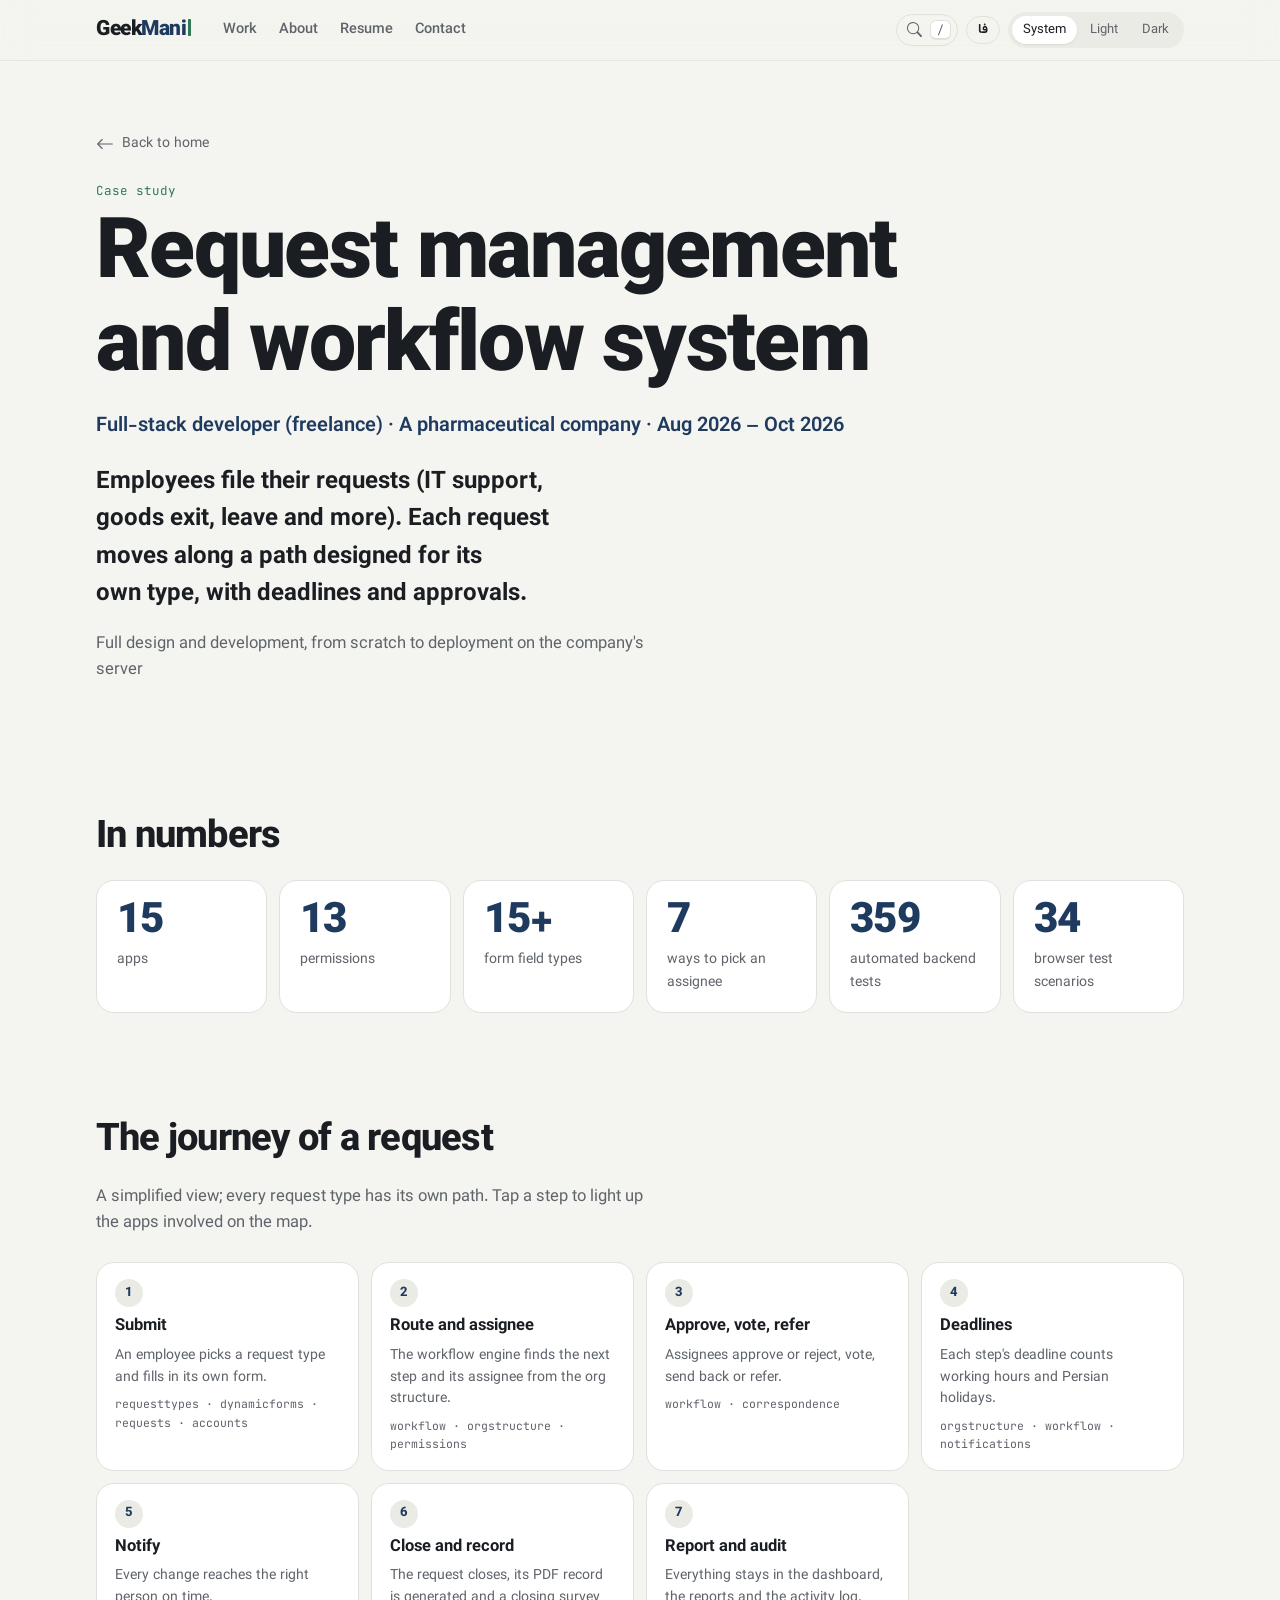
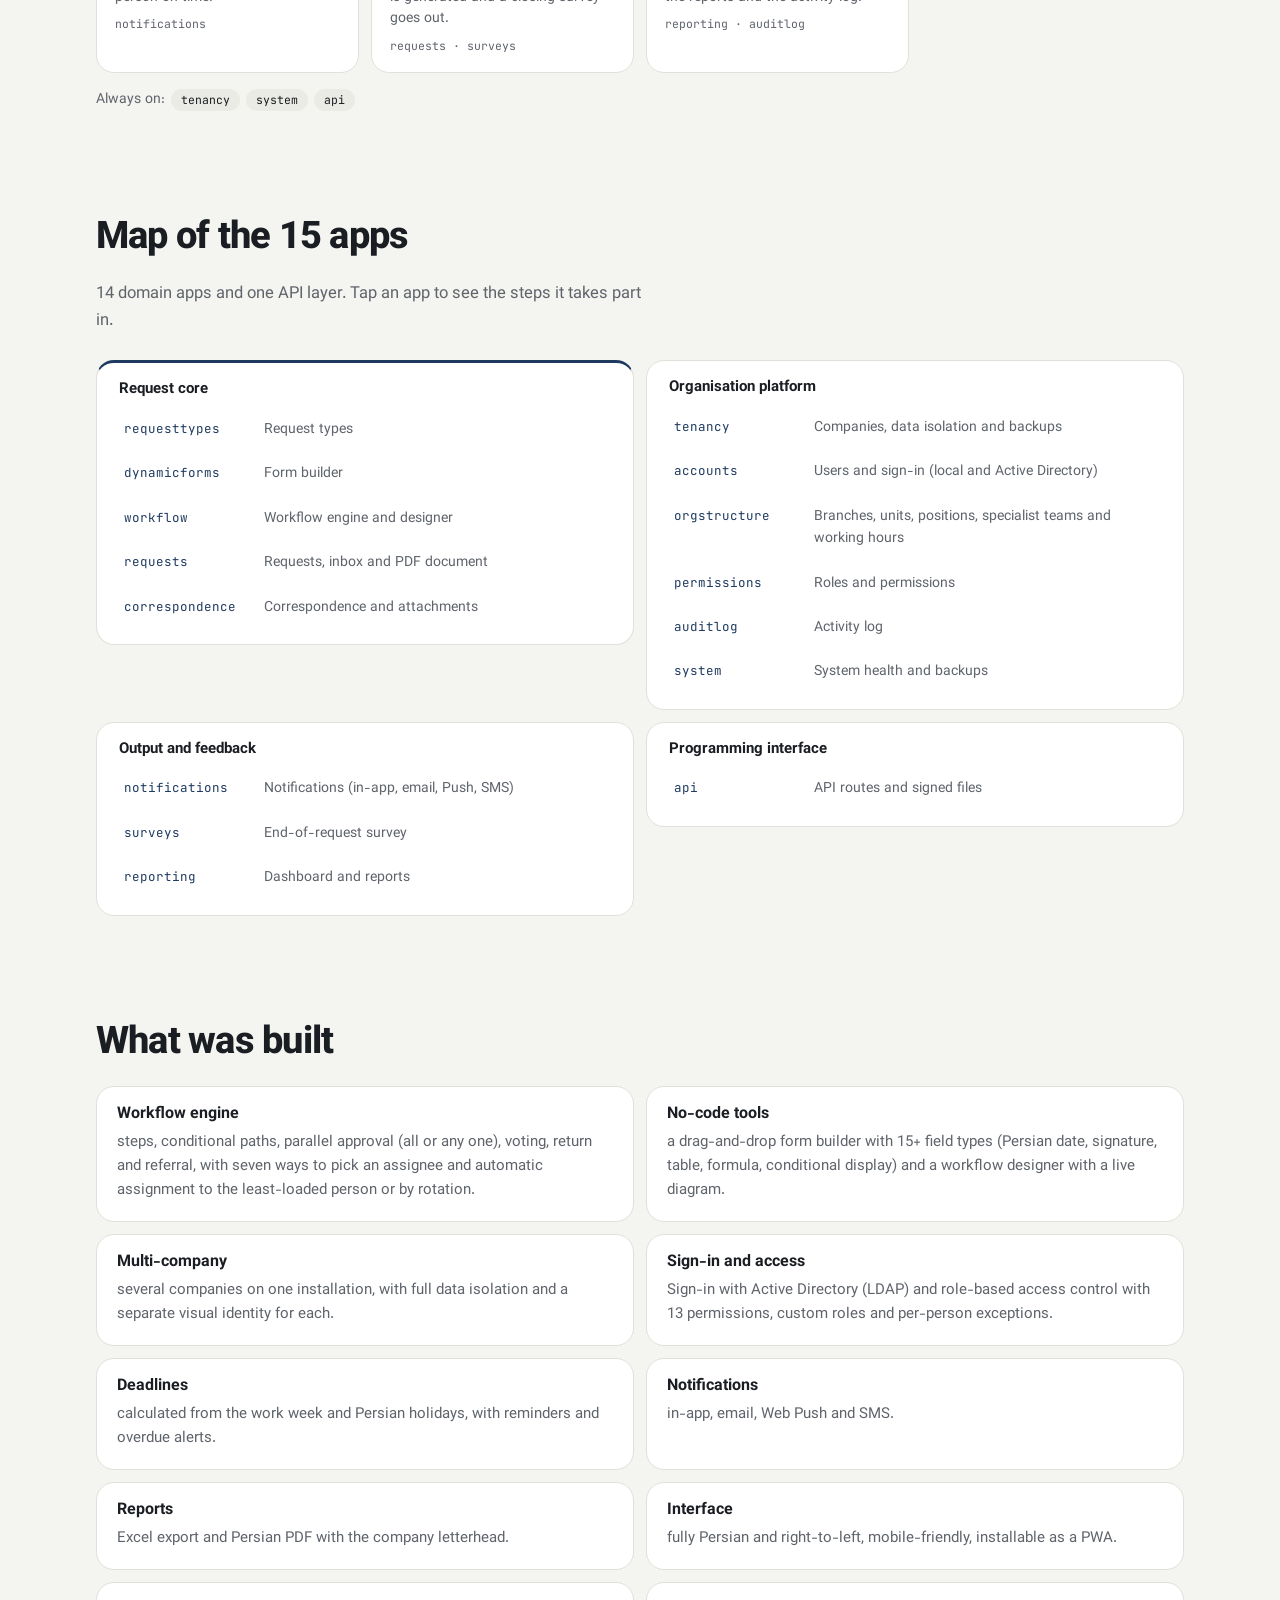
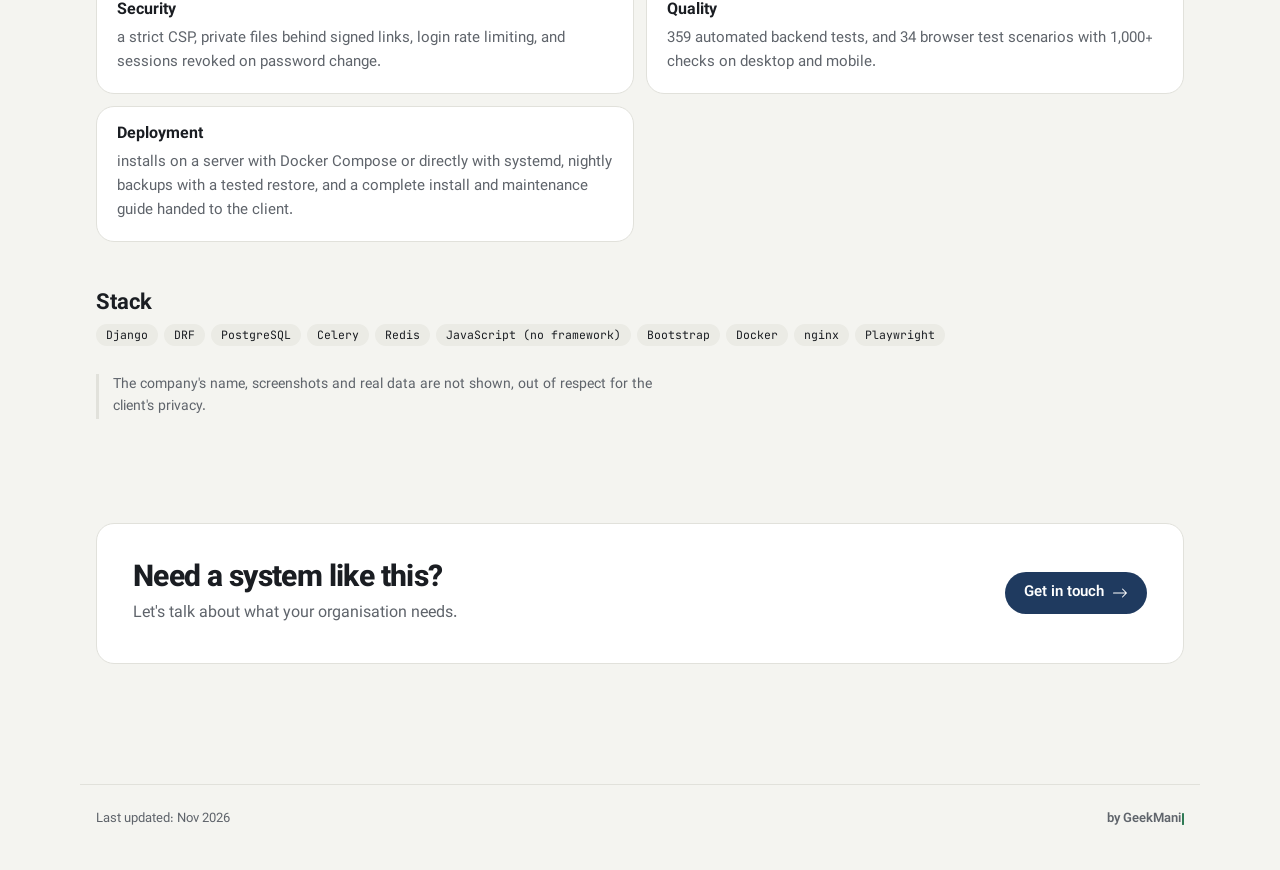
<file: en/projects/request-system/index.html>
<!doctype html><html lang="en" dir="ltr"><head><meta charset="utf-8"><meta name="viewport" content="width=device-width, initial-scale=1, viewport-fit=cover"><title>Request management system · Mani ImaniSanjar</title><meta name="description" content="Full case study of the request management and workflow system Mani ImaniSanjar built from scratch and deployed for a pharmaceutical company."><meta name="claude:viewport-fit-sides" content="cover"><meta name="theme-color" content="#F4F4F0" media="(prefers-color-scheme: light)"><meta name="theme-color" content="#0E1217" media="(prefers-color-scheme: dark)"><script>try{var t=localStorage.getItem('gm-theme');if(t&&t!=='system')document.documentElement.setAttribute('data-theme',t)}catch(e){}</script><link rel="stylesheet" href="../../../css/site.css"><link rel="icon" href="../../../img/favicon-en.svg" type="image/svg+xml"><link rel="alternate icon" href="../../../img/favicon-en.ico"><link rel="apple-touch-icon" href="../../../img/apple-touch-icon.png"><link rel="manifest" href="/manifest.webmanifest"><meta name="mobile-web-app-capable" content="yes"><meta name="apple-mobile-web-app-capable" content="yes"><meta name="apple-mobile-web-app-title" content="GeekMani"><meta name="apple-mobile-web-app-status-bar-style" content="default"><link rel="canonical" href="https://maniimani.ir/en/projects/request-system/"><link rel="alternate" hreflang="fa" href="https://maniimani.ir/projects/request-system/"><link rel="alternate" hreflang="en" href="https://maniimani.ir/en/projects/request-system/"><link rel="alternate" hreflang="x-default" href="https://maniimani.ir/projects/request-system/"><meta property="og:title" content="Request management system · Mani ImaniSanjar"><meta property="og:description" content="Full case study of the request management and workflow system Mani ImaniSanjar built from scratch and deployed for a pharmaceutical company."><meta property="og:url" content="https://maniimani.ir/en/projects/request-system/"><meta property="og:image" content="https://maniimani.ir/img/geekmani-og-image-en.png"><meta property="og:type" content="website"><meta name="twitter:card" content="summary_large_image"><meta name="twitter:creator" content="@maniimanisanjar"></head><body><header class="top"><div class="gm-page top-in"><a class="brand" href="../../../en/" aria-label="GeekMani"><span class="gm-wordmark gm-blink" lang="en">Geek<b>Mani</b><i class="gm-cursor"></i></span></a><nav class="nav" aria-label="menu"><a href="../../../en/#work">Work</a><a href="../../../en/#about">About</a><a href="../../../en/#resume">Resume</a><a href="../../../en/#contact">Contact</a></nav><div class="tools"><button type="button" class="kbtn" data-pal aria-haspopup="dialog" aria-label="Search and menu" title="Press / to open"><svg class="bi i-search" aria-hidden="true" focusable="false" xmlns="http://www.w3.org/2000/svg" fill="currentColor" viewBox="0 0 16 16">
  <path d="M11.742 10.344a6.5 6.5 0 1 0-1.397 1.398h-.001q.044.06.098.115l3.85 3.85a1 1 0 0 0 1.415-1.414l-3.85-3.85a1 1 0 0 0-.115-.1zM12 6.5a5.5 5.5 0 1 1-11 0 5.5 5.5 0 0 1 11 0"/>
</svg><svg class="bi i-menu" aria-hidden="true" focusable="false" xmlns="http://www.w3.org/2000/svg" fill="currentColor" viewBox="0 0 16 16">
  <path fill-rule="evenodd" d="M2.5 12a.5.5 0 0 1 .5-.5h10a.5.5 0 0 1 0 1H3a.5.5 0 0 1-.5-.5m0-4a.5.5 0 0 1 .5-.5h10a.5.5 0 0 1 0 1H3a.5.5 0 0 1-.5-.5m0-4a.5.5 0 0 1 .5-.5h10a.5.5 0 0 1 0 1H3a.5.5 0 0 1-.5-.5"/>
</svg><kbd>/</kbd></button><a class="lang" href="../../../projects/request-system/" hreflang="fa" lang="fa">فا</a><div class="gm-seg" role="group"><button type="button" data-t="system" aria-pressed="true">System</button><button type="button" data-t="light" aria-pressed="false">Light</button><button type="button" data-t="dark" aria-pressed="false">Dark</button></div></div></div></header><main class="pg-case"><section class="hero case-hero gm-page"><a class="back" href="../../../en/#work"><svg class="bi" aria-hidden="true" focusable="false" xmlns="http://www.w3.org/2000/svg" fill="currentColor" viewBox="0 0 16 16">
  <path fill-rule="evenodd" d="M15 8a.5.5 0 0 0-.5-.5H2.707l3.147-3.146a.5.5 0 1 0-.708-.708l-4 4a.5.5 0 0 0 0 .708l4 4a.5.5 0 0 0 .708-.708L2.707 8.5H14.5A.5.5 0 0 0 15 8"/>
</svg><span>Back to home</span></a><p class="kicker">Case study</p><h1 class="case-h1">Request management and workflow system</h1><p class="role">Full-stack developer (freelance) · A pharmaceutical company · Aug 2026 – Oct 2026</p><p class="tagline case-sum">Employees file their requests (IT support, goods exit, leave and more). Each request moves along a path designed for its own type, with deadlines and approvals.</p><p class="lead case-scope">Full design and development, from scratch to deployment on the company&#x27;s server</p></section><section class="sec gm-page" id="numbers"><h2>In numbers</h2><ul class="nums"><li><b>15</b><span>apps</span></li><li><b>13</b><span>permissions</span></li><li><b><bdi dir="ltr">15+</bdi></b><span>form field types</span></li><li><b>7</b><span>ways to pick an assignee</span></li><li><b>359</b><span>automated backend tests</span></li><li><b>34</b><span>browser test scenarios</span></li></ul></section><section class="sec gm-page" id="journey"><h2>The journey of a request</h2><p class="lead">A simplified view; every request type has its own path. <span class="js-only">Tap a step to light up the apps involved on the map.</span></p><ol class="flow"><li><button type="button" class="step" data-apps="requesttypes dynamicforms requests accounts" aria-pressed="false"><span class="step-n">1</span><b>Submit</b><span class="step-d">An employee picks a request type and fills in its own form.</span><span class="step-a" dir="ltr">requesttypes · dynamicforms · requests · accounts</span></button></li><li><button type="button" class="step" data-apps="workflow orgstructure permissions" aria-pressed="false"><span class="step-n">2</span><b>Route and assignee</b><span class="step-d">The workflow engine finds the next step and its assignee from the org structure.</span><span class="step-a" dir="ltr">workflow · orgstructure · permissions</span></button></li><li><button type="button" class="step" data-apps="workflow correspondence" aria-pressed="false"><span class="step-n">3</span><b>Approve, vote, refer</b><span class="step-d">Assignees approve or reject, vote, send back or refer.</span><span class="step-a" dir="ltr">workflow · correspondence</span></button></li><li><button type="button" class="step" data-apps="orgstructure workflow notifications" aria-pressed="false"><span class="step-n">4</span><b>Deadlines</b><span class="step-d">Each step&#x27;s deadline counts working hours and Persian holidays.</span><span class="step-a" dir="ltr">orgstructure · workflow · notifications</span></button></li><li><button type="button" class="step" data-apps="notifications" aria-pressed="false"><span class="step-n">5</span><b>Notify</b><span class="step-d">Every change reaches the right person on time.</span><span class="step-a" dir="ltr">notifications</span></button></li><li><button type="button" class="step" data-apps="requests surveys" aria-pressed="false"><span class="step-n">6</span><b>Close and record</b><span class="step-d">The request closes, its PDF record is generated and a closing survey goes out.</span><span class="step-a" dir="ltr">requests · surveys</span></button></li><li><button type="button" class="step" data-apps="reporting auditlog" aria-pressed="false"><span class="step-n">7</span><b>Report and audit</b><span class="step-d">Everything stays in the dashboard, the reports and the activity log.</span><span class="step-a" dir="ltr">reporting · auditlog</span></button></li></ol><p class="always"><span class="gm-muted">Always on:</span> <span class="gm-chip">tenancy</span><span class="gm-chip">system</span><span class="gm-chip">api</span></p></section><section class="sec gm-page" id="map"><h2>Map of the 15 apps</h2><p class="lead">14 domain apps and one API layer. Tap an app to see the steps it takes part in.</p><div class="amap"><div class="grp grp-core"><h3>Request core</h3><ul><li><button type="button" class="app" data-app="requesttypes" aria-pressed="false"><code dir="ltr">requesttypes</code><span>Request types</span></button></li><li><button type="button" class="app" data-app="dynamicforms" aria-pressed="false"><code dir="ltr">dynamicforms</code><span>Form builder</span></button></li><li><button type="button" class="app" data-app="workflow" aria-pressed="false"><code dir="ltr">workflow</code><span>Workflow engine and designer</span></button></li><li><button type="button" class="app" data-app="requests" aria-pressed="false"><code dir="ltr">requests</code><span>Requests, inbox and PDF document</span></button></li><li><button type="button" class="app" data-app="correspondence" aria-pressed="false"><code dir="ltr">correspondence</code><span>Correspondence and attachments</span></button></li></ul></div><div class="grp grp-platform"><h3>Organisation platform</h3><ul><li><button type="button" class="app" data-app="tenancy" aria-pressed="false"><code dir="ltr">tenancy</code><span>Companies, data isolation and backups</span></button></li><li><button type="button" class="app" data-app="accounts" aria-pressed="false"><code dir="ltr">accounts</code><span>Users and sign-in (local and Active Directory)</span></button></li><li><button type="button" class="app" data-app="orgstructure" aria-pressed="false"><code dir="ltr">orgstructure</code><span>Branches, units, positions, specialist teams and working hours</span></button></li><li><button type="button" class="app" data-app="permissions" aria-pressed="false"><code dir="ltr">permissions</code><span>Roles and permissions</span></button></li><li><button type="button" class="app" data-app="auditlog" aria-pressed="false"><code dir="ltr">auditlog</code><span>Activity log</span></button></li><li><button type="button" class="app" data-app="system" aria-pressed="false"><code dir="ltr">system</code><span>System health and backups</span></button></li></ul></div><div class="grp grp-output"><h3>Output and feedback</h3><ul><li><button type="button" class="app" data-app="notifications" aria-pressed="false"><code dir="ltr">notifications</code><span>Notifications (in-app, email, Push, SMS)</span></button></li><li><button type="button" class="app" data-app="surveys" aria-pressed="false"><code dir="ltr">surveys</code><span>End-of-request survey</span></button></li><li><button type="button" class="app" data-app="reporting" aria-pressed="false"><code dir="ltr">reporting</code><span>Dashboard and reports</span></button></li></ul></div><div class="grp grp-interface"><h3>Programming interface</h3><ul><li><button type="button" class="app" data-app="api" aria-pressed="false"><code dir="ltr">api</code><span>API routes and signed files</span></button></li></ul></div></div></section><section class="sec gm-page" id="features"><h2>What was built</h2><ul class="feats"><li class="gm-card"><h3>Workflow engine</h3><p>steps, conditional paths, parallel approval (all or any one), voting, return and referral, with seven ways to pick an assignee and automatic assignment to the least-loaded person or by rotation.</p></li><li class="gm-card"><h3>No-code tools</h3><p>a drag-and-drop form builder with 15+ field types (Persian date, signature, table, formula, conditional display) and a workflow designer with a live diagram.</p></li><li class="gm-card"><h3>Multi-company</h3><p>several companies on one installation, with full data isolation and a separate visual identity for each.</p></li><li class="gm-card"><h3>Sign-in and access</h3><p>Sign-in with Active Directory (LDAP) and role-based access control with 13 permissions, custom roles and per-person exceptions.</p></li><li class="gm-card"><h3>Deadlines</h3><p>calculated from the work week and Persian holidays, with reminders and overdue alerts.</p></li><li class="gm-card"><h3>Notifications</h3><p>in-app, email, Web Push and SMS.</p></li><li class="gm-card"><h3>Reports</h3><p>Excel export and Persian PDF with the company letterhead.</p></li><li class="gm-card"><h3>Interface</h3><p>fully Persian and right-to-left, mobile-friendly, installable as a PWA.</p></li><li class="gm-card"><h3>Security</h3><p>a strict CSP, private files behind signed links, login rate limiting, and sessions revoked on password change.</p></li><li class="gm-card"><h3>Quality</h3><p>359 automated backend tests, and 34 browser test scenarios with 1,000+ checks on desktop and mobile.</p></li><li class="gm-card"><h3>Deployment</h3><p>installs on a server with Docker Compose or directly with systemd, nightly backups with a tested restore, and a complete install and maintenance guide handed to the client.</p></li></ul><h3 class="sub">Stack</h3><div class="chips"><span class="gm-chip">Django</span><span class="gm-chip">DRF</span><span class="gm-chip">PostgreSQL</span><span class="gm-chip">Celery</span><span class="gm-chip">Redis</span><span class="gm-chip">JavaScript (no framework)</span><span class="gm-chip">Bootstrap</span><span class="gm-chip">Docker</span><span class="gm-chip">nginx</span><span class="gm-chip">Playwright</span></div><p class="privacy gm-muted">The company&#x27;s name, screenshots and real data are not shown, out of respect for the client&#x27;s privacy.</p></section><section class="sec gm-page"><div class="case-cta gm-card"><div><h2>Need a system like this?</h2><p class="gm-muted">Let&#x27;s talk about what your organisation needs.</p></div><a class="gm-btn gm-btn--primary" href="../../../en/#contact"><span>Get in touch</span><svg class="bi" aria-hidden="true" focusable="false" xmlns="http://www.w3.org/2000/svg" fill="currentColor" viewBox="0 0 16 16">
  <path fill-rule="evenodd" d="M1 8a.5.5 0 0 1 .5-.5h11.793l-3.147-3.146a.5.5 0 0 1 .708-.708l4 4a.5.5 0 0 1 0 .708l-4 4a.5.5 0 0 1-.708-.708L13.293 8.5H1.5A.5.5 0 0 1 1 8"/>
</svg></a></div></section></main><footer class="foot gm-page"><span class="gm-muted small">Last updated: Nov 2026</span><span class="print-only small">Full, current version: maniimani.ir/en/</span><a class="gm-sign" href="https://github.com/mani-imani" target="_blank" rel="noopener">by GeekMani<i class="gm-cursor"></i></a></footer><dialog class="pal" id="pal" aria-label="Search and menu"><div class="pal-q"><svg class="bi" aria-hidden="true" focusable="false" xmlns="http://www.w3.org/2000/svg" fill="currentColor" viewBox="0 0 16 16">
  <path d="M11.742 10.344a6.5 6.5 0 1 0-1.397 1.398h-.001q.044.06.098.115l3.85 3.85a1 1 0 0 0 1.415-1.414l-3.85-3.85a1 1 0 0 0-.115-.1zM12 6.5a5.5 5.5 0 1 1-11 0 5.5 5.5 0 0 1 11 0"/>
</svg><input type="text" id="pal-q" autocomplete="off" spellcheck="false" placeholder="Where to?" aria-controls="pal-l"><button type="button" class="pal-x" data-close aria-label="Esc"><svg class="bi" aria-hidden="true" focusable="false" xmlns="http://www.w3.org/2000/svg" fill="currentColor" viewBox="0 0 16 16">
  <path d="M2.146 2.854a.5.5 0 1 1 .708-.708L8 7.293l5.146-5.147a.5.5 0 0 1 .708.708L8.707 8l5.147 5.146a.5.5 0 0 1-.708.708L8 8.707l-5.146 5.147a.5.5 0 0 1-.708-.708L7.293 8z"/>
</svg></button></div><div class="pal-l" id="pal-l" role="listbox"><p class="pal-g">Sections</p><a class="pal-i" role="option" href="../../../en/#work"><svg class="bi" aria-hidden="true" focusable="false" xmlns="http://www.w3.org/2000/svg" fill="currentColor" viewBox="0 0 16 16">
  <path d="M6 9a.5.5 0 0 1 .5-.5h3a.5.5 0 0 1 0 1h-3A.5.5 0 0 1 6 9M3.854 4.146a.5.5 0 1 0-.708.708L4.793 6.5 3.146 8.146a.5.5 0 1 0 .708.708l2-2a.5.5 0 0 0 0-.708z"/>
  <path d="M2 1a2 2 0 0 0-2 2v10a2 2 0 0 0 2 2h12a2 2 0 0 0 2-2V3a2 2 0 0 0-2-2zm12 1a1 1 0 0 1 1 1v10a1 1 0 0 1-1 1H2a1 1 0 0 1-1-1V3a1 1 0 0 1 1-1z"/>
</svg><span dir="auto">Work</span></a><a class="pal-i" role="option" href="../../../en/#about"><svg class="bi" aria-hidden="true" focusable="false" xmlns="http://www.w3.org/2000/svg" fill="currentColor" viewBox="0 0 16 16">
  <path d="M8 8a3 3 0 1 0 0-6 3 3 0 0 0 0 6m2-3a2 2 0 1 1-4 0 2 2 0 0 1 4 0m4 8c0 1-1 1-1 1H3s-1 0-1-1 1-4 6-4 6 3 6 4m-1-.004c-.001-.246-.154-.986-.832-1.664C11.516 10.68 10.289 10 8 10s-3.516.68-4.168 1.332c-.678.678-.83 1.418-.832 1.664z"/>
</svg><span dir="auto">About</span></a><a class="pal-i" role="option" href="../../../en/#resume"><svg class="bi" aria-hidden="true" focusable="false" xmlns="http://www.w3.org/2000/svg" fill="currentColor" viewBox="0 0 16 16">
  <path d="M5.5 7a.5.5 0 0 0 0 1h5a.5.5 0 0 0 0-1zM5 9.5a.5.5 0 0 1 .5-.5h5a.5.5 0 0 1 0 1h-5a.5.5 0 0 1-.5-.5m0 2a.5.5 0 0 1 .5-.5h2a.5.5 0 0 1 0 1h-2a.5.5 0 0 1-.5-.5"/>
  <path d="M9.5 0H4a2 2 0 0 0-2 2v12a2 2 0 0 0 2 2h8a2 2 0 0 0 2-2V4.5zm0 1v2A1.5 1.5 0 0 0 11 4.5h2V14a1 1 0 0 1-1 1H4a1 1 0 0 1-1-1V2a1 1 0 0 1 1-1z"/>
</svg><span dir="auto">Resume</span></a><a class="pal-i" role="option" href="../../../en/#contact"><svg class="bi" aria-hidden="true" focusable="false" xmlns="http://www.w3.org/2000/svg" fill="currentColor" viewBox="0 0 16 16">
  <path d="M0 4a2 2 0 0 1 2-2h12a2 2 0 0 1 2 2v8a2 2 0 0 1-2 2H2a2 2 0 0 1-2-2zm2-1a1 1 0 0 0-1 1v.217l7 4.2 7-4.2V4a1 1 0 0 0-1-1zm13 2.383-4.708 2.825L15 11.105zm-.034 6.876-5.64-3.471L8 9.583l-1.326-.795-5.64 3.47A1 1 0 0 0 2 13h12a1 1 0 0 0 .966-.741M1 11.105l4.708-2.897L1 5.383z"/>
</svg><span dir="auto">Contact</span></a><p class="pal-g">Pages</p><a class="pal-i" role="option" href="../../../en/"><svg class="bi" aria-hidden="true" focusable="false" xmlns="http://www.w3.org/2000/svg" fill="currentColor" viewBox="0 0 16 16">
  <path d="M8.707 1.5a1 1 0 0 0-1.414 0L.646 8.146a.5.5 0 0 0 .708.708L2 8.207V13.5A1.5 1.5 0 0 0 3.5 15h9a1.5 1.5 0 0 0 1.5-1.5V8.207l.646.647a.5.5 0 0 0 .708-.708L13 5.793V2.5a.5.5 0 0 0-.5-.5h-1a.5.5 0 0 0-.5.5v1.293zM13 7.207V13.5a.5.5 0 0 1-.5.5h-9a.5.5 0 0 1-.5-.5V7.207l5-5z"/>
</svg><span dir="auto">Home</span></a><a class="pal-i" role="option" href="./"><svg class="bi" aria-hidden="true" focusable="false" xmlns="http://www.w3.org/2000/svg" fill="currentColor" viewBox="0 0 16 16">
  <path fill-rule="evenodd" d="M6 3.5A1.5 1.5 0 0 1 7.5 2h1A1.5 1.5 0 0 1 10 3.5v1A1.5 1.5 0 0 1 8.5 6v1H14a.5.5 0 0 1 .5.5v1a.5.5 0 0 1-1 0V8h-5v.5a.5.5 0 0 1-1 0V8h-5v.5a.5.5 0 0 1-1 0v-1A.5.5 0 0 1 2 7h5.5V6A1.5 1.5 0 0 1 6 4.5zM8.5 5a.5.5 0 0 0 .5-.5v-1a.5.5 0 0 0-.5-.5h-1a.5.5 0 0 0-.5.5v1a.5.5 0 0 0 .5.5zM0 11.5A1.5 1.5 0 0 1 1.5 10h1A1.5 1.5 0 0 1 4 11.5v1A1.5 1.5 0 0 1 2.5 14h-1A1.5 1.5 0 0 1 0 12.5zm1.5-.5a.5.5 0 0 0-.5.5v1a.5.5 0 0 0 .5.5h1a.5.5 0 0 0 .5-.5v-1a.5.5 0 0 0-.5-.5zm4.5.5A1.5 1.5 0 0 1 7.5 10h1a1.5 1.5 0 0 1 1.5 1.5v1A1.5 1.5 0 0 1 8.5 14h-1A1.5 1.5 0 0 1 6 12.5zm1.5-.5a.5.5 0 0 0-.5.5v1a.5.5 0 0 0 .5.5h1a.5.5 0 0 0 .5-.5v-1a.5.5 0 0 0-.5-.5zm4.5.5a1.5 1.5 0 0 1 1.5-1.5h1a1.5 1.5 0 0 1 1.5 1.5v1a1.5 1.5 0 0 1-1.5 1.5h-1a1.5 1.5 0 0 1-1.5-1.5zm1.5-.5a.5.5 0 0 0-.5.5v1a.5.5 0 0 0 .5.5h1a.5.5 0 0 0 .5-.5v-1a.5.5 0 0 0-.5-.5z"/>
</svg><span dir="auto">Request management and workflow system</span></a><a class="pal-i" role="option" href="../../../projects/request-system/"><svg class="bi" aria-hidden="true" focusable="false" xmlns="http://www.w3.org/2000/svg" fill="currentColor" viewBox="0 0 16 16">
  <path d="M4.545 6.714 4.11 8H3l1.862-5h1.284L8 8H6.833l-.435-1.286zm1.634-.736L5.5 3.956h-.049l-.679 2.022z"/>
  <path d="M0 2a2 2 0 0 1 2-2h7a2 2 0 0 1 2 2v3h3a2 2 0 0 1 2 2v7a2 2 0 0 1-2 2H7a2 2 0 0 1-2-2v-3H2a2 2 0 0 1-2-2zm2-1a1 1 0 0 0-1 1v7a1 1 0 0 0 1 1h7a1 1 0 0 0 1-1V2a1 1 0 0 0-1-1zm7.138 9.995q.289.451.63.846c-.748.575-1.673 1.001-2.768 1.292.178.217.451.635.555.867 1.125-.359 2.08-.844 2.886-1.494.777.665 1.739 1.165 2.93 1.472.133-.254.414-.673.629-.89-1.125-.253-2.057-.694-2.82-1.284.681-.747 1.222-1.651 1.621-2.757H14V8h-3v1.047h.765c-.318.844-.74 1.546-1.272 2.13a6 6 0 0 1-.415-.492 2 2 0 0 1-.94.31"/>
</svg><span dir="auto">فارسی</span></a><p class="pal-g">Resume</p><a class="pal-i" role="option" href="../../../resume/mani-imanisanjar-resume-en.pdf"><svg class="bi" aria-hidden="true" focusable="false" xmlns="http://www.w3.org/2000/svg" fill="currentColor" viewBox="0 0 16 16">
  <path d="M14 14V4.5L9.5 0H4a2 2 0 0 0-2 2v12a2 2 0 0 0 2 2h8a2 2 0 0 0 2-2M9.5 3A1.5 1.5 0 0 0 11 4.5h2V14a1 1 0 0 1-1 1H4a1 1 0 0 1-1-1V2a1 1 0 0 1 1-1h5.5z"/>
  <path d="M4.603 14.087a.8.8 0 0 1-.438-.42c-.195-.388-.13-.776.08-1.102.198-.307.526-.568.897-.787a7.7 7.7 0 0 1 1.482-.645 20 20 0 0 0 1.062-2.227 7.3 7.3 0 0 1-.43-1.295c-.086-.4-.119-.796-.046-1.136.075-.354.274-.672.65-.823.192-.077.4-.12.602-.077a.7.7 0 0 1 .477.365c.088.164.12.356.127.538.007.188-.012.396-.047.614-.084.51-.27 1.134-.52 1.794a11 11 0 0 0 .98 1.686 5.8 5.8 0 0 1 1.334.05c.364.066.734.195.96.465.12.144.193.32.2.518.007.192-.047.382-.138.563a1.04 1.04 0 0 1-.354.416.86.86 0 0 1-.51.138c-.331-.014-.654-.196-.933-.417a5.7 5.7 0 0 1-.911-.95 11.7 11.7 0 0 0-1.997.406 11.3 11.3 0 0 1-1.02 1.51c-.292.35-.609.656-.927.787a.8.8 0 0 1-.58.029m1.379-1.901q-.25.115-.459.238c-.328.194-.541.383-.647.547-.094.145-.096.25-.04.361q.016.032.026.044l.035-.012c.137-.056.355-.235.635-.572a8 8 0 0 0 .45-.606m1.64-1.33a13 13 0 0 1 1.01-.193 12 12 0 0 1-.51-.858 21 21 0 0 1-.5 1.05zm2.446.45q.226.245.435.41c.24.19.407.253.498.256a.1.1 0 0 0 .07-.015.3.3 0 0 0 .094-.125.44.44 0 0 0 .059-.2.1.1 0 0 0-.026-.063c-.052-.062-.2-.152-.518-.209a4 4 0 0 0-.612-.053zM8.078 7.8a7 7 0 0 0 .2-.828q.046-.282.038-.465a.6.6 0 0 0-.032-.198.5.5 0 0 0-.145.04c-.087.035-.158.106-.196.283-.04.192-.03.469.046.822q.036.167.09.346z"/>
</svg><span dir="auto">English resume (PDF)</span></a><a class="pal-i" role="option" href="../../../resume/mani-imanisanjar-resume-fa.pdf"><svg class="bi" aria-hidden="true" focusable="false" xmlns="http://www.w3.org/2000/svg" fill="currentColor" viewBox="0 0 16 16">
  <path d="M14 14V4.5L9.5 0H4a2 2 0 0 0-2 2v12a2 2 0 0 0 2 2h8a2 2 0 0 0 2-2M9.5 3A1.5 1.5 0 0 0 11 4.5h2V14a1 1 0 0 1-1 1H4a1 1 0 0 1-1-1V2a1 1 0 0 1 1-1h5.5z"/>
  <path d="M4.603 14.087a.8.8 0 0 1-.438-.42c-.195-.388-.13-.776.08-1.102.198-.307.526-.568.897-.787a7.7 7.7 0 0 1 1.482-.645 20 20 0 0 0 1.062-2.227 7.3 7.3 0 0 1-.43-1.295c-.086-.4-.119-.796-.046-1.136.075-.354.274-.672.65-.823.192-.077.4-.12.602-.077a.7.7 0 0 1 .477.365c.088.164.12.356.127.538.007.188-.012.396-.047.614-.084.51-.27 1.134-.52 1.794a11 11 0 0 0 .98 1.686 5.8 5.8 0 0 1 1.334.05c.364.066.734.195.96.465.12.144.193.32.2.518.007.192-.047.382-.138.563a1.04 1.04 0 0 1-.354.416.86.86 0 0 1-.51.138c-.331-.014-.654-.196-.933-.417a5.7 5.7 0 0 1-.911-.95 11.7 11.7 0 0 0-1.997.406 11.3 11.3 0 0 1-1.02 1.51c-.292.35-.609.656-.927.787a.8.8 0 0 1-.58.029m1.379-1.901q-.25.115-.459.238c-.328.194-.541.383-.647.547-.094.145-.096.25-.04.361q.016.032.026.044l.035-.012c.137-.056.355-.235.635-.572a8 8 0 0 0 .45-.606m1.64-1.33a13 13 0 0 1 1.01-.193 12 12 0 0 1-.51-.858 21 21 0 0 1-.5 1.05zm2.446.45q.226.245.435.41c.24.19.407.253.498.256a.1.1 0 0 0 .07-.015.3.3 0 0 0 .094-.125.44.44 0 0 0 .059-.2.1.1 0 0 0-.026-.063c-.052-.062-.2-.152-.518-.209a4 4 0 0 0-.612-.053zM8.078 7.8a7 7 0 0 0 .2-.828q.046-.282.038-.465a.6.6 0 0 0-.032-.198.5.5 0 0 0-.145.04c-.087.035-.158.106-.196.283-.04.192-.03.469.046.822q.036.167.09.346z"/>
</svg><span dir="auto">Persian resume (PDF)</span></a><a class="pal-i" role="option" href="../../../resume/mani-imanisanjar-resume-en.docx"><svg class="bi" aria-hidden="true" focusable="false" xmlns="http://www.w3.org/2000/svg" fill="currentColor" viewBox="0 0 16 16">
  <path d="M5.485 6.879a.5.5 0 1 0-.97.242l1.5 6a.5.5 0 0 0 .967.01L8 9.402l1.018 3.73a.5.5 0 0 0 .967-.01l1.5-6a.5.5 0 0 0-.97-.242l-1.036 4.144-.997-3.655a.5.5 0 0 0-.964 0l-.997 3.655L5.485 6.88z"/>
  <path d="M14 14V4.5L9.5 0H4a2 2 0 0 0-2 2v12a2 2 0 0 0 2 2h8a2 2 0 0 0 2-2M9.5 3A1.5 1.5 0 0 0 11 4.5h2V14a1 1 0 0 1-1 1H4a1 1 0 0 1-1-1V2a1 1 0 0 1 1-1h5.5z"/>
</svg><span dir="auto">Word version</span></a><p class="pal-g">Get in touch</p><a class="pal-i" role="option" href="mailto:imanisanjar@gmail.com" target="_blank" rel="noopener"><svg class="bi" aria-hidden="true" focusable="false" xmlns="http://www.w3.org/2000/svg" fill="currentColor" viewBox="0 0 16 16">
  <path d="M0 4a2 2 0 0 1 2-2h12a2 2 0 0 1 2 2v8a2 2 0 0 1-2 2H2a2 2 0 0 1-2-2zm2-1a1 1 0 0 0-1 1v.217l7 4.2 7-4.2V4a1 1 0 0 0-1-1zm13 2.383-4.708 2.825L15 11.105zm-.034 6.876-5.64-3.471L8 9.583l-1.326-.795-5.64 3.47A1 1 0 0 0 2 13h12a1 1 0 0 0 .966-.741M1 11.105l4.708-2.897L1 5.383z"/>
</svg><span dir="auto">Email</span></a><a class="pal-i" role="option" href="https://t.me/mani_imani" target="_blank" rel="noopener"><svg class="bi" aria-hidden="true" focusable="false" xmlns="http://www.w3.org/2000/svg" fill="currentColor" viewBox="0 0 16 16">
  <path d="M16 8A8 8 0 1 1 0 8a8 8 0 0 1 16 0M8.287 5.906q-1.168.486-4.666 2.01-.567.225-.595.442c-.03.243.275.339.69.47l.175.055c.408.133.958.288 1.243.294q.39.01.868-.32 3.269-2.206 3.374-2.23c.05-.012.12-.026.166.016s.042.12.037.141c-.03.129-1.227 1.241-1.846 1.817-.193.18-.33.307-.358.336a8 8 0 0 1-.188.186c-.38.366-.664.64.015 1.088.327.216.589.393.85.571.284.194.568.387.936.629q.14.092.27.187c.331.236.63.448.997.414.214-.02.435-.22.547-.82.265-1.417.786-4.486.906-5.751a1.4 1.4 0 0 0-.013-.315.34.34 0 0 0-.114-.217.53.53 0 0 0-.31-.093c-.3.005-.763.166-2.984 1.09"/>
</svg><span dir="auto">Telegram</span></a><a class="pal-i" role="option" href="https://www.linkedin.com/in/mani-imani" target="_blank" rel="noopener"><svg class="bi" aria-hidden="true" focusable="false" xmlns="http://www.w3.org/2000/svg" fill="currentColor" viewBox="0 0 16 16">
  <path d="M0 1.146C0 .513.526 0 1.175 0h13.65C15.474 0 16 .513 16 1.146v13.708c0 .633-.526 1.146-1.175 1.146H1.175C.526 16 0 15.487 0 14.854zm4.943 12.248V6.169H2.542v7.225zm-1.2-8.212c.837 0 1.358-.554 1.358-1.248-.015-.709-.52-1.248-1.342-1.248S2.4 3.226 2.4 3.934c0 .694.521 1.248 1.327 1.248zm4.908 8.212V9.359c0-.216.016-.432.08-.586.173-.431.568-.878 1.232-.878.869 0 1.216.662 1.216 1.634v3.865h2.401V9.25c0-2.22-1.184-3.252-2.764-3.252-1.274 0-1.845.7-2.165 1.193v.025h-.016l.016-.025V6.169h-2.4c.03.678 0 7.225 0 7.225z"/>
</svg><span dir="auto">LinkedIn</span></a><a class="pal-i" role="option" href="https://github.com/mani-imani" target="_blank" rel="noopener"><svg class="bi" aria-hidden="true" focusable="false" xmlns="http://www.w3.org/2000/svg" fill="currentColor" viewBox="0 0 16 16">
  <path d="M8 0C3.58 0 0 3.58 0 8c0 3.54 2.29 6.53 5.47 7.59.4.07.55-.17.55-.38 0-.19-.01-.82-.01-1.49-2.01.37-2.53-.49-2.69-.94-.09-.23-.48-.94-.82-1.13-.28-.15-.68-.52-.01-.53.63-.01 1.08.58 1.23.82.72 1.21 1.87.87 2.33.66.07-.52.28-.87.51-1.07-1.78-.2-3.64-.89-3.64-3.95 0-.87.31-1.59.82-2.15-.08-.2-.36-1.02.08-2.12 0 0 .67-.21 2.2.82.64-.18 1.32-.27 2-.27s1.36.09 2 .27c1.53-1.04 2.2-.82 2.2-.82.44 1.1.16 1.92.08 2.12.51.56.82 1.27.82 2.15 0 3.07-1.87 3.75-3.65 3.95.29.25.54.73.54 1.48 0 1.07-.01 1.93-.01 2.2 0 .21.15.46.55.38A8.01 8.01 0 0 0 16 8c0-4.42-3.58-8-8-8"/>
</svg><span dir="auto">GitHub</span></a><a class="pal-i" role="option" href="https://x.com/maniimanisanjar" target="_blank" rel="noopener"><svg class="bi" aria-hidden="true" focusable="false" xmlns="http://www.w3.org/2000/svg" fill="currentColor" viewBox="0 0 16 16">
  <path d="M12.6.75h2.454l-5.36 6.142L16 15.25h-4.937l-3.867-5.07-4.425 5.07H.316l5.733-6.57L0 .75h5.063l3.495 4.633L12.601.75Zm-.86 13.028h1.36L4.323 2.145H2.865z"/>
</svg><span dir="auto">X (Twitter)</span></a><a class="pal-i" role="option" href="https://t.me/geekmani" target="_blank" rel="noopener"><svg class="bi" aria-hidden="true" focusable="false" xmlns="http://www.w3.org/2000/svg" fill="currentColor" viewBox="0 0 16 16">
  <path d="M13 2.5a1.5 1.5 0 0 1 3 0v11a1.5 1.5 0 0 1-3 0v-.214c-2.162-1.241-4.49-1.843-6.912-2.083l.405 2.712A1 1 0 0 1 5.51 15.1h-.548a1 1 0 0 1-.916-.599l-1.85-3.49-.202-.003A2.014 2.014 0 0 1 0 9V7a2.02 2.02 0 0 1 1.992-2.013 75 75 0 0 0 2.483-.075c3.043-.154 6.148-.849 8.525-2.199zm1 0v11a.5.5 0 0 0 1 0v-11a.5.5 0 0 0-1 0m-1 1.35c-2.344 1.205-5.209 1.842-8 2.033v4.233q.27.015.537.036c2.568.189 5.093.744 7.463 1.993zm-9 6.215v-4.13a95 95 0 0 1-1.992.052A1.02 1.02 0 0 0 1 7v2c0 .55.448 1.002 1.006 1.009A61 61 0 0 1 4 10.065m-.657.975 1.609 3.037.01.024h.548l-.002-.014-.443-2.966a68 68 0 0 0-1.722-.082z"/>
</svg><span dir="auto">GeekMani channel</span></a><p class="pal-g">Settings</p><button type="button" class="pal-i" role="option" data-t="system"><svg class="bi" aria-hidden="true" focusable="false" xmlns="http://www.w3.org/2000/svg" fill="currentColor" viewBox="0 0 16 16">
  <path d="M8 15A7 7 0 1 0 8 1zm0 1A8 8 0 1 1 8 0a8 8 0 0 1 0 16"/>
</svg><span>Theme: system</span></button><button type="button" class="pal-i" role="option" data-t="light"><svg class="bi" aria-hidden="true" focusable="false" xmlns="http://www.w3.org/2000/svg" fill="currentColor" viewBox="0 0 16 16">
  <path d="M8 15A7 7 0 1 0 8 1zm0 1A8 8 0 1 1 8 0a8 8 0 0 1 0 16"/>
</svg><span>Theme: light</span></button><button type="button" class="pal-i" role="option" data-t="dark"><svg class="bi" aria-hidden="true" focusable="false" xmlns="http://www.w3.org/2000/svg" fill="currentColor" viewBox="0 0 16 16">
  <path d="M8 15A7 7 0 1 0 8 1zm0 1A8 8 0 1 1 8 0a8 8 0 0 1 0 16"/>
</svg><span>Theme: dark</span></button></div><p class="pal-empty" hidden>Nothing found.</p><p class="pal-keys">↑↓ move · Enter open · Esc close</p></dialog><script id="gmdata" type="application/json">{"lang": "en", "copied": "Copied", "console": "Hello, curious fellow developer! This site is plain HTML, CSS and JavaScript: no framework, no trackers. If you spot something that could be better, I'd love to hear it: imanisanjar@gmail.com"}</script><script>
(function(){
var root=document.documentElement,G=JSON.parse(document.getElementById('gmdata').textContent),fa=G.lang==='fa';
/* theme */
var segs=[].slice.call(document.querySelectorAll('[data-t]'));
function setT(t){if(t==='system')root.removeAttribute('data-theme');else root.setAttribute('data-theme',t);
 segs.forEach(function(b){if(b.closest('.gm-seg'))b.setAttribute('aria-pressed',String(b.dataset.t===t))});try{localStorage.setItem('gm-theme',t)}catch(e){}}
segs.forEach(function(b){b.addEventListener('click',function(){setT(b.dataset.t)})});try{var s=localStorage.getItem('gm-theme');if(s)setT(s)}catch(e){}
/* copy buttons */
document.querySelectorAll('.copy').forEach(function(b){b.addEventListener('click',function(){var sp=b.querySelector('span'),lab=sp.textContent;
 function ok(){sp.textContent=G.copied;b.classList.add('done');setTimeout(function(){sp.textContent=lab;b.classList.remove('done')},1600)}
 try{navigator.clipboard.writeText(b.dataset.copy).then(ok,function(){})}catch(e){}})});
/* live "now" line from the roadmap */
var N=G.now,el=document.getElementById('now');
if(N&&el)try{var p={};new Intl.DateTimeFormat('en-u-ca-persian-nu-latn',{year:'numeric',month:'numeric',day:'numeric'}).formatToParts(new Date()).forEach(function(x){p[x.type]=parseInt(x.value,10)});
 var i=((p.year-N.start.year)*12+(p.month-N.start.month))*4+Math.min(4,Math.floor((p.day-1)/7)+1)-1;
 if(i>=0&&i<N.slots.length){var id=null;for(var k=i;k>=0;k--){if(N.slots[k].indexOf('buf:')!==0){id=N.slots[k];break}}
  if(id){var ph=N.ph[id];var n=fa?ph.num.replace(/\d/g,function(d){return '۰۱۲۳۴۵۶۷۸۹'[d]}):ph.num;
   el.textContent=N.fmt.replace('{num}',n).replace('{title}',ph.t).replace('{titleEn}',ph.t)}}}catch(e){}
/* command palette: / or Ctrl/Cmd+K; also the mobile menu */
var dlg=document.getElementById('pal');
if(dlg&&dlg.showModal){var q=document.getElementById('pal-q'),items=[].slice.call(dlg.querySelectorAll('.pal-i')),heads=[].slice.call(dlg.querySelectorAll('.pal-g')),
 empty=dlg.querySelector('.pal-empty'),act=-1;
 function norm(s){return s.toLowerCase().replace(/[‌\s]+/g,' ').replace(/ي/g,'ی').replace(/ك/g,'ک')}
 function vis(){return items.filter(function(x){return !x.hidden})}
 function setAct(n){var v=vis();items.forEach(function(x){x.classList.remove('on');x.removeAttribute('aria-selected')});
  if(!v.length){act=-1;return}act=(n+v.length)%v.length;v[act].classList.add('on');v[act].setAttribute('aria-selected','true');v[act].scrollIntoView({block:'nearest'})}
 function filter(){var s=norm(q.value.trim());items.forEach(function(x){x.hidden=s&&norm(x.textContent).indexOf(s)<0});
  heads.forEach(function(h){var n=h.nextElementSibling,any=false;while(n&&!n.classList.contains('pal-g')){if(!n.hidden)any=true;n=n.nextElementSibling}h.hidden=!any});
  empty.hidden=vis().length>0;setAct(0)}
 function open(){if(dlg.open)return;q.value='';filter();dlg.showModal();q.focus()}
 function close(){if(dlg.open)dlg.close()}
 document.querySelectorAll('[data-pal]').forEach(function(b){b.addEventListener('click',open)});
 dlg.querySelector('[data-close]').addEventListener('click',close);
 dlg.addEventListener('click',function(ev){if(ev.target===dlg)close();var it=ev.target.closest('.pal-i');if(it)setTimeout(close,0)});
 q.addEventListener('input',filter);
 q.addEventListener('keydown',function(ev){if(ev.key==='ArrowDown'){ev.preventDefault();setAct(act+1)}else if(ev.key==='ArrowUp'){ev.preventDefault();setAct(act-1)}
  else if(ev.key==='Enter'){var v=vis();if(v[act]){ev.preventDefault();v[act].click()}}});
 document.addEventListener('keydown',function(ev){var tg=ev.target,typing=tg&&(tg.isContentEditable||/^(INPUT|TEXTAREA|SELECT)$/.test(tg.tagName));
  if((ev.key==='k'||ev.key==='K')&&(ev.metaKey||ev.ctrlKey)){ev.preventDefault();dlg.open?close():open()}
  else if(ev.key==='/'&&!typing&&!dlg.open){ev.preventDefault();open()}})}
/* case study: steps light up apps, apps light up steps */
var steps=[].slice.call(document.querySelectorAll('.step')),apps=[].slice.call(document.querySelectorAll('.app'));
if(steps.length){root.classList.add('js');var amap=document.querySelector('.amap'),flow=document.querySelector('.flow');
 function clear(){steps.concat(apps).forEach(function(x){x.setAttribute('aria-pressed','false');x.classList.remove('lit')});amap.classList.remove('focus');flow.classList.remove('focus')}
 steps.forEach(function(s){s.addEventListener('click',function(){var on=s.getAttribute('aria-pressed')==='true';clear();if(on)return;
  s.setAttribute('aria-pressed','true');var ids=s.dataset.apps.split(' ');amap.classList.add('focus');
  apps.forEach(function(a){if(ids.indexOf(a.dataset.app)>=0)a.classList.add('lit')})})});
 apps.forEach(function(a){a.addEventListener('click',function(){var on=a.getAttribute('aria-pressed')==='true';clear();if(on)return;
  a.setAttribute('aria-pressed','true');flow.classList.add('focus');amap.classList.add('focus');a.classList.add('lit');
  steps.forEach(function(s){if(s.dataset.apps.split(' ').indexOf(a.dataset.app)>=0)s.classList.add('lit')})})})}
/* 404: show the missing path */
var miss=document.getElementById('miss');if(miss)miss.textContent=decodeURIComponent(location.pathname);
/* installable app (PWA), quietly: offline copy through the service worker; no install banner or prompt.
   Chrome's own mini-infobar is suppressed too. Install only from the browser menu or Share > Add to Home Screen. */
window.addEventListener('beforeinstallprompt',function(ev){ev.preventDefault()});
if('serviceWorker' in navigator&&/^https?:$/.test(location.protocol)&&document.querySelector('link[rel="manifest"]'))
 window.addEventListener('load',function(){navigator.serviceWorker.register('/sw.js').catch(function(){})});
/* a note for whoever opens the console */
try{console.log('%c'+(fa?'گیک‌مانی':'GeekMani')+'%c ▍\n'+G.console,'font:800 18px system-ui;color:#1F3A5F','color:#2F7A55;font:800 18px system-ui')}catch(e){}
})();
</script></body></html>
</file>
<file: css/site.css>
/* ============================================================================
   geek.css — GeekMani design foundation
   Version 1.2.0 · 1405-08-13 · 2026-11-04
   Owner: Mani ImaniSanjar (مانی ایمانی‌سنجر) · aka GeekMani (گیک‌مانی)
   Source of truth: brand/brand.tokens.json + brand/brand.md (§6, §7)
   Used by: maniimani.ir and every Geek product (GeekRTL, GeekRef, GeekType,
            GeekOrbit, GeekProject, …)
   ============================================================================

   READ THIS FIRST (for people and for AI)
   ----------------------------------------------------------------------------
   1. Never write a hex color in your own CSS. Use the --gm-* variables below.
      They switch automatically between light and dark.
   2. The palette in one sentence:
        warm paper neutrals everywhere, NAVY for the brand and anything
        interactive, a tiny bit of GREEN only as a signal (the cursor, a status
        dot, a terminal prompt). Nothing else.
   3. Fonts: Vazirmatn for all text (Persian and English). JetBrains Mono only
      for code, versions, terminal lines and tiny labels.
   4. Shapes are rounded, spacing is generous, motion is short and gentle.
   5. No emoji in any UI. No gradients. No glow. No neon.

   COLOR MAP · which variable for what
   ----------------------------------------------------------------------------
   Variable          Light     Dark      Use it for
   --gm-bg           #F4F4F0   #0E1217   page background (warm paper)
   --gm-surface      #FFFFFF   #151A22   cards, panels, popups, inputs
   --gm-text         #1A1D22   #E9ECEF   all body text and headings
   --gm-muted        #5F646B   #97A1AD   secondary text, captions, hints
   --gm-line         #E1E1DB   #253040   borders, dividers, table rules
   --gm-chip         #EBEBE5   #1D2431   tags, segmented controls, hover fill
   --gm-accent       #1F3A5F   #8DB1E0   NAVY: links, primary buttons, focus,
                                         the second half of the wordmark
   --gm-on-accent    #FFFFFF   #0E1217   text/icons placed ON --gm-accent
   --gm-signal       #2F7A55   #6FCB97   GREEN: cursor, status dot, prompt "$"
                                         (small things only, never text blocks)
   --gm-danger       #A3392F   #E58B80   real errors only (not decoration)

   Fixed (same in both themes, used by the logo mark and product icons):
   --gm-mark-bg      #1F3A5F   navy square of the mark / product icons
   --gm-mark-glyph   #FFFFFF   white glyph inside the mark
   --gm-mark-cursor  #6FCB97   green cursor inside the mark (5.8:1 on navy)

   PROPORTION in any screen: neutrals ~85–90% · navy ~8–12% · green ≤3%.

   CONTRAST (WCAG): text/bg 15.3 (light) · 15.9 (dark); muted/bg ≥5.4;
   on-accent/accent ≥8.5. Keep every text pair ≥4.5:1.

   QUICK START
   ----------------------------------------------------------------------------
   <html lang="fa" dir="rtl">            or  <html lang="en" dir="ltr">
   <link rel="stylesheet" href="css/geek.css">
   Fonts expected at ../fonts/vazirmatn/ and ../fonts/jetbrains-mono/
   (copy them from assets/fonts/ in the maniimani folder).
   Theme follows the system. Force it with <html data-theme="light|dark">.

   CONTENTS
   ----------------------------------------------------------------------------
   01 Fonts            06 Buttons
   02 Tokens · light   07 Chips, status, cards
   03 Tokens · dark    08 Terminal line
   04 Base             09 Theme switch
   05 Wordmark, mark   10 Endorsement ("by GeekMani")
                       11 Accessibility and print
   ========================================================================== */


/* ---------------------------------------------------------------------------
   01 · Fonts (local files, no CDN)
   ------------------------------------------------------------------------ */
@font-face { font-family: "Vazirmatn"; src: url("../fonts/vazirmatn/Vazirmatn-Regular.woff2")   format("woff2"); font-weight: 400; font-display: swap; }
@font-face { font-family: "Vazirmatn"; src: url("../fonts/vazirmatn/Vazirmatn-Medium.woff2")    format("woff2"); font-weight: 500; font-display: swap; }
@font-face { font-family: "Vazirmatn"; src: url("../fonts/vazirmatn/Vazirmatn-SemiBold.woff2")  format("woff2"); font-weight: 600; font-display: swap; }
@font-face { font-family: "Vazirmatn"; src: url("../fonts/vazirmatn/Vazirmatn-Bold.woff2")      format("woff2"); font-weight: 700; font-display: swap; }
@font-face { font-family: "Vazirmatn"; src: url("../fonts/vazirmatn/Vazirmatn-ExtraBold.woff2") format("woff2"); font-weight: 800; font-display: swap; }
@font-face { font-family: "Vazirmatn"; src: url("../fonts/vazirmatn/Vazirmatn-Black.woff2")     format("woff2"); font-weight: 900; font-display: swap; }
@font-face { font-family: "JetBrains Mono"; src: url("../fonts/jetbrains-mono/JetBrainsMono-Regular.woff2") format("woff2"); font-weight: 400; font-display: swap; }
@font-face { font-family: "JetBrains Mono"; src: url("../fonts/jetbrains-mono/JetBrainsMono-Medium.woff2")  format("woff2"); font-weight: 500; font-display: swap; }


/* ---------------------------------------------------------------------------
   02 · Tokens · light (default)
   ------------------------------------------------------------------------ */
:root {
  /* color: neutrals */
  --gm-bg:        #F4F4F0;
  --gm-surface:   #FFFFFF;
  --gm-text:      #1A1D22;
  --gm-muted:     #5F646B;
  --gm-line:      #E1E1DB;
  --gm-chip:      #EBEBE5;
  /* color: brand */
  --gm-accent:    #1F3A5F;   /* navy */
  --gm-on-accent: #FFFFFF;
  --gm-signal:    #2F7A55;   /* green, small doses only */
  /* color: state */
  --gm-danger:    #A3392F;
  /* color: logo mark (fixed in both themes) */
  --gm-mark-bg:     #1F3A5F;
  --gm-mark-glyph:  #FFFFFF;
  --gm-mark-cursor: #6FCB97;

  /* type */
  --gm-font:      "Vazirmatn", Tahoma, "Segoe UI", system-ui, sans-serif;
  --gm-font-mono: "JetBrains Mono", ui-monospace, Menlo, Consolas, monospace;
  --gm-size-xs: 12px;  --gm-size-sm: 14px;  --gm-size-base: 16px; --gm-size-md: 20px;
  --gm-size-lg: 24px;  --gm-size-xl: 30px;  --gm-size-2xl: 38px;  --gm-size-3xl: 48px; --gm-size-4xl: 60px;
  --gm-leading-fa: 1.85;   /* Persian body */
  --gm-leading-en: 1.6;    /* English body */
  --gm-leading-head: 1.25;

  /* space (4px base) */
  --gm-space-1: 4px;  --gm-space-2: 8px;   --gm-space-3: 12px; --gm-space-4: 16px; --gm-space-5: 24px;
  --gm-space-6: 32px; --gm-space-7: 48px;  --gm-space-8: 64px; --gm-space-9: 96px;

  /* radius (rounded = friendly) */
  --gm-radius-sm: 10px;  --gm-radius-md: 14px;  --gm-radius-lg: 18px;  --gm-radius-xl: 22px;
  --gm-radius-pill: 999px;  /* buttons, chips */
  --gm-radius-mark: 24%;    /* logo mark and product icons */

  /* layout */
  --gm-width-page: 1120px;
  --gm-width-text: 680px;

  /* motion */
  --gm-time-hover: 150ms;  --gm-time-ui: 250ms;  --gm-time-enter: 350ms;
  --gm-ease: cubic-bezier(.2, .8, .2, 1);

  color-scheme: light;
}


/* ---------------------------------------------------------------------------
   03 · Tokens · dark
   Same names, new values. Applied when the system is dark (unless the page
   forces light), or when the page forces dark.
   ------------------------------------------------------------------------ */
@media (prefers-color-scheme: dark) {
  :root:not([data-theme="light"]) {
    --gm-bg:        #0E1217;
    --gm-surface:   #151A22;
    --gm-text:      #E9ECEF;
    --gm-muted:     #97A1AD;
    --gm-line:      #253040;
    --gm-chip:      #1D2431;
    --gm-accent:    #8DB1E0;
    --gm-on-accent: #0E1217;
    --gm-signal:    #6FCB97;
    --gm-danger:    #E58B80;
    color-scheme: dark;
  }
}
:root[data-theme="dark"] {
  --gm-bg:        #0E1217;
  --gm-surface:   #151A22;
  --gm-text:      #E9ECEF;
  --gm-muted:     #97A1AD;
  --gm-line:      #253040;
  --gm-chip:      #1D2431;
  --gm-accent:    #8DB1E0;
  --gm-on-accent: #0E1217;
  --gm-signal:    #6FCB97;
  --gm-danger:    #E58B80;
  color-scheme: dark;
}


/* ---------------------------------------------------------------------------
   04 · Base
   ------------------------------------------------------------------------ */
*, *::before, *::after { box-sizing: border-box; }

body {
  margin: 0;
  background: var(--gm-bg);
  color: var(--gm-text);
  font-family: var(--gm-font);
  font-size: var(--gm-size-base);
  line-height: var(--gm-leading-en);
  -webkit-font-smoothing: antialiased;
}
:root:lang(fa) body { line-height: var(--gm-leading-fa); }

h1, h2, h3 { margin: 0 0 .5em; line-height: var(--gm-leading-head); text-wrap: balance; }
h1 { font-size: clamp(30px, 5vw, var(--gm-size-3xl)); font-weight: 800; }
h2 { font-size: clamp(24px, 3.4vw, var(--gm-size-xl)); font-weight: 800; }
h3 { font-size: var(--gm-size-md); font-weight: 700; }

a { color: var(--gm-accent); text-underline-offset: 3px; }
:focus-visible { outline: 2px solid var(--gm-accent); outline-offset: 2px; border-radius: 6px; }

/* Code and anything Latin-technical inside Persian text stays left-to-right */
code, kbd, samp, .gm-mono { font-family: var(--gm-font-mono); direction: ltr; unicode-bidi: isolate; }

.gm-muted { color: var(--gm-muted); }

/* Justify rule (brand.md §7.3): only long running paragraphs, only on wide screens.
   <p class="gm-justify">…</p>. Phones, cards, lists, tables, headings stay start-aligned. */
@media (min-width: 720px) {
  .gm-justify { text-align: justify; text-align-last: start; text-justify: inter-word; }
}
.gm-page  { max-width: var(--gm-width-page); margin-inline: auto;
            padding-inline: max(16px, env(safe-area-inset-left, 0px)); }
.gm-text  { max-width: var(--gm-width-text); }


/* ---------------------------------------------------------------------------
   05 · Wordmark and mark
   Wordmark (live text):
     <span class="gm-wordmark gm-blink" lang="en">Geek<b>Mani</b><i class="gm-cursor"></i></span>
     <span class="gm-wordmark gm-blink" lang="fa">گیک‌<b>مانی</b><i class="gm-cursor"></i></span>
   The cursor always sits at the END of the line (right in English, left in
   Persian); writing it after the text in the HTML does that automatically.
   Mark / product icon: use the exported SVG inside .gm-mark.
   ------------------------------------------------------------------------ */
.gm-wordmark { font-weight: 900; line-height: 1; white-space: nowrap; color: var(--gm-text); }
.gm-wordmark:lang(en) { letter-spacing: -.02em; }   /* Persian is never letter-spaced */
.gm-wordmark b { font-weight: inherit; color: var(--gm-accent); }

.gm-cursor {
  display: inline-block;
  width: .13em; height: .82em;
  margin-inline-start: .07em;
  vertical-align: -.06em;
  border-radius: .03em;
  background: var(--gm-signal);
}
.gm-wordmark:lang(fa) .gm-cursor { margin-inline-start: .09em; }

@media (prefers-reduced-motion: no-preference) {
  .gm-blink .gm-cursor { animation: gm-blink 1.15s steps(1) infinite; }
}
@keyframes gm-blink { 50% { opacity: 0; } }

.gm-mark {
  display: inline-grid; place-items: center; flex: none; overflow: hidden;
  width: var(--gm-mark-size, 48px); height: var(--gm-mark-size, 48px);
  border-radius: var(--gm-radius-mark);
  background: var(--gm-mark-bg);
}
.gm-mark > img, .gm-mark > svg { display: block; width: 100%; height: 100%; }


/* ---------------------------------------------------------------------------
   06 · Buttons
   <a class="gm-btn gm-btn--primary">…</a>  ·  <button class="gm-btn gm-btn--secondary">…</button>
   ------------------------------------------------------------------------ */
.gm-btn {
  display: inline-flex; align-items: center; gap: var(--gm-space-2);
  padding: 8px 18px;
  border: 1px solid transparent; border-radius: var(--gm-radius-pill);
  font: inherit; font-size: 15px; font-weight: 600;
  text-decoration: none; cursor: pointer;
  transition: background var(--gm-time-hover) var(--gm-ease), border-color var(--gm-time-hover) var(--gm-ease);
}
.gm-btn--primary   { background: var(--gm-accent); color: var(--gm-on-accent); }
.gm-btn--secondary { background: transparent; color: var(--gm-text); border-color: var(--gm-line); }
.gm-btn--secondary:hover { background: var(--gm-chip); }


/* ---------------------------------------------------------------------------
   07 · Chips, status, cards
   ------------------------------------------------------------------------ */
.gm-chip {                         /* technology tag: <span class="gm-chip">Django</span> */
  display: inline-block; padding: 2px 10px;
  border-radius: var(--gm-radius-pill);
  background: var(--gm-chip); color: var(--gm-text);
  font-family: var(--gm-font-mono); font-size: 11.5px; direction: ltr;
}

.gm-status {                       /* <span class="gm-status">منتشرشده</span> */
  display: inline-flex; align-items: center; gap: 6px;
  font-size: 13px; color: var(--gm-muted);
}
.gm-status::before { content: ""; width: 7px; height: 7px; border-radius: 50%; background: var(--gm-signal); }

.gm-card {
  padding: var(--gm-space-5);
  border: 1px solid var(--gm-line); border-radius: var(--gm-radius-lg);
  background: var(--gm-surface);
}
@media (prefers-reduced-motion: no-preference) {
  .gm-card--lift { transition: transform var(--gm-time-ui) var(--gm-ease); }
  .gm-card--lift:hover { transform: translateY(-2px); }
}


/* ---------------------------------------------------------------------------
   08 · Terminal line (geek spice: at most ONE per page)
   <div class="gm-term"><span class="gm-prompt">$</span> whoami → geekmani</div>
   ------------------------------------------------------------------------ */
.gm-term {
  padding: 8px 12px; overflow-x: auto; white-space: nowrap;
  border: 1px solid var(--gm-line); border-radius: var(--gm-radius-sm);
  background: var(--gm-surface); color: var(--gm-muted);
  font-family: var(--gm-font-mono); font-size: 13px;
  direction: ltr; text-align: left;
}
.gm-term .gm-prompt { color: var(--gm-signal); }


/* ---------------------------------------------------------------------------
   09 · Theme switch (System / Light / Dark)
   <div class="gm-seg"><button aria-pressed="true">سیستم</button><button>روشن</button><button>تیره</button></div>
   Script sets or removes data-theme on <html>.
   ------------------------------------------------------------------------ */
.gm-seg { display: inline-flex; gap: 2px; padding: 4px; border-radius: var(--gm-radius-pill); background: var(--gm-chip); }
.gm-seg button {
  padding: 5px 14px; border: 0; border-radius: var(--gm-radius-pill);
  background: transparent; color: var(--gm-muted);
  font: inherit; font-size: var(--gm-size-sm); cursor: pointer;
}
.gm-seg button[aria-pressed="true"] { background: var(--gm-surface); color: var(--gm-text); box-shadow: 0 1px 2px rgba(0, 0, 0, .08); }


/* ---------------------------------------------------------------------------
   10 · Endorsement — required at the bottom of every product
   <a class="gm-sign" href="https://github.com/mani-imani">by GeekMani<i class="gm-cursor"></i></a>
   Persian: «از گیک‌مانی». Always links to https://github.com/mani-imani
   ------------------------------------------------------------------------ */
.gm-sign { display: inline-flex; align-items: center; font-size: 13px; font-weight: 600; color: var(--gm-muted); text-decoration: none; }
.gm-sign:hover { color: var(--gm-text); }
.gm-sign .gm-cursor { height: .9em; }


/* ---------------------------------------------------------------------------
   11 · Accessibility and print
   ------------------------------------------------------------------------ */
@media (prefers-reduced-motion: reduce) {
  *, *::before, *::after { animation: none !important; transition: none !important; scroll-behavior: auto !important; }
}
@media print {
  .gm-cursor { animation: none !important; }
  .gm-seg { display: none; }
}

/* ==========================================================================
   site.css — maniimani.ir · page layer on top of geek.css
   Only layout and page-specific pieces. Colors, fonts, radii, motion: geek.css tokens.
   Layout idea: Apple calm. One generous column, large type, quiet cards;
   navy carries structure, green only signals (cursor, status, prompt).
   ========================================================================== */

html { scroll-behavior: smooth; }
@media (prefers-reduced-motion: reduce) { html { scroll-behavior: auto; } }
body { padding-bottom: env(safe-area-inset-bottom, 0px); }
.gm-page { padding-right: max(16px, env(safe-area-inset-right, 0px)); }
.small { font-size: 13px; }
h2 { font-size: clamp(28px, 4vw, 38px); font-weight: 800; letter-spacing: -.01em; }
:lang(en) h1, :lang(en) h2 { letter-spacing: -.02em; }

/* ---- header ---- */
.top { position: sticky; top: env(safe-area-inset-top, 0px); z-index: 10;
       background: color-mix(in srgb, var(--gm-bg) 82%, transparent);
       backdrop-filter: saturate(1.4) blur(14px); -webkit-backdrop-filter: saturate(1.4) blur(14px);
       border-bottom: 1px solid color-mix(in srgb, var(--gm-line) 70%, transparent); }
.top-in { display: flex; align-items: center; gap: 20px; height: 60px; }
.brand { text-decoration: none; font-size: 21px; }
.nav { display: flex; gap: 22px; margin-inline-start: 12px; }
.nav a { color: var(--gm-muted); text-decoration: none; font-size: 14.5px; font-weight: 500; }
.nav a:hover { color: var(--gm-text); }
.tools { display: flex; align-items: center; gap: 8px; margin-inline-start: auto; }
.lang { font-size: 13px; font-weight: 700; text-decoration: none; color: var(--gm-text); line-height: 1.6;
        border: 1px solid var(--gm-line); border-radius: var(--gm-radius-pill); padding: 3px 11px; }
.lang:hover { background: var(--gm-chip); }
.gm-seg button { padding: 4px 11px; font-size: 13px; }
/* palette button: search + "/" on wide screens, menu icon on phones */
.kbtn { display: inline-flex; align-items: center; gap: 8px; height: 32px; padding: 0 6px 0 10px; cursor: pointer;
        font: inherit; color: var(--gm-muted); background: transparent;
        border: 1px solid var(--gm-line); border-radius: var(--gm-radius-pill); }
:root[dir="rtl"] .kbtn { padding: 0 10px 0 6px; }
.kbtn:hover { color: var(--gm-text); background: var(--gm-chip); }
.kbtn .bi { width: 15px; height: 15px; }
.kbtn .i-menu { display: none; }
kbd { font-family: var(--gm-font-mono); font-size: 11.5px; line-height: 1; color: var(--gm-muted);
      border: 1px solid var(--gm-line); border-bottom-width: 2px; border-radius: 6px; padding: 3px 6px; background: var(--gm-surface); }
@media (max-width: 860px) { .nav { gap: 16px; } .gm-seg { display: none; } }
@media (max-width: 760px) {
  .nav { display: none; }
  .top-in { gap: 12px; height: 56px; }
  .kbtn { order: 2; width: 38px; height: 38px; padding: 0; justify-content: center; }
  :root[dir="rtl"] .kbtn { padding: 0; }
  .kbtn .i-search, .kbtn kbd { display: none; }
  .kbtn .i-menu { display: block; width: 20px; height: 20px; color: var(--gm-text); }
  .lang { padding: 6px 12px; }
}

/* ---- hero ---- */
.hero { padding-block: clamp(64px, 12vw, 132px) clamp(40px, 7vw, 72px); }
.hero-term { display: inline-block; margin: 0 0 28px; font-size: 12.5px; padding: 5px 12px; }
.hero h1 { font-size: clamp(42px, 8vw, 84px); font-weight: 900; line-height: 1.08; margin: 0; }
.hero .role { text-wrap: balance; margin: 14px 0 0; font-size: clamp(16px, 2.2vw, 20px); font-weight: 600; color: var(--gm-accent); }
.hero .tagline { margin: 22px 0 0; font-size: clamp(20px, 3vw, 30px); font-weight: 700; line-height: 1.55; max-width: 24ch; text-wrap: balance; }
.hero .now { margin-top: 22px; font-size: 14px; }
.cta { display: flex; flex-wrap: wrap; gap: 10px; margin-top: 30px; }

/* ---- sections ---- */
.sec { padding-block: clamp(56px, 9vw, 104px) 0; scroll-margin-top: 72px; }
.lead { color: var(--gm-muted); max-width: 62ch; margin: 0 0 26px; font-size: 16.5px; }
.sub { margin: 48px 0 6px; font-size: 22px; }
.chips { display: flex; flex-wrap: wrap; gap: 6px; }
.tag { display: inline-block; font-size: 12px; font-weight: 700; border-radius: var(--gm-radius-pill);
       padding: 2px 10px; background: var(--gm-accent); color: var(--gm-on-accent); }

/* featured client project */
.feat { padding: clamp(22px, 3.5vw, 36px); display: grid; gap: 10px; }
.feat-k { display: flex; flex-wrap: wrap; gap: 8px 14px; align-items: center; font-size: 13px; }
.feat h3 { margin: 4px 0 0; font-size: clamp(20px, 2.6vw, 26px); }
.feat p { margin: 0; }
.ticks { list-style: none; margin: 8px 0 6px; padding: 0; display: grid; gap: 8px; max-width: 70ch; }
.ticks li { position: relative; padding-inline-start: 22px; font-size: 15.5px; }
.ticks li::before { content: ""; position: absolute; inset-inline-start: 2px; top: .62em; width: 9px; height: 9px;
                    border-radius: 3px; background: var(--gm-accent); opacity: .85; }

/* product family */
.grid { display: grid; grid-template-columns: repeat(auto-fill, minmax(280px, 1fr)); gap: 14px; }
.prod { display: grid; gap: 12px; align-content: start; }
/* card image: bleeds to the card edges; light/dark files follow the theme like the wordmarks */
.prod-shot { margin: calc(-1 * var(--gm-space-5)) calc(-1 * var(--gm-space-5)) 4px; aspect-ratio: 16 / 10; overflow: hidden;
             border-radius: var(--gm-radius-lg) var(--gm-radius-lg) 0 0; border-bottom: 1px solid var(--gm-line); background: var(--gm-chip); }
.prod-shot img { display: block; width: 100%; height: 100%; object-fit: cover; object-position: top; }
.prod-shot .shot-dark { display: none; }
@media (prefers-color-scheme: dark) {
  :root:not([data-theme="light"]) .prod-shot.has-dark .shot-light { display: none; }
  :root:not([data-theme="light"]) .prod-shot.has-dark .shot-dark { display: block; }
}
:root[data-theme="dark"] .prod-shot.has-dark .shot-light { display: none; }
:root[data-theme="dark"] .prod-shot.has-dark .shot-dark { display: block; }
.web-h h4 { font-size: 18px; font-weight: 800; }
.prod-h { display: flex; gap: 12px; align-items: center; min-height: 40px; }
.prod-h .gm-mark { flex: none; }
.prod-h h4 { margin: 0; font-size: 19px; font-weight: 900; letter-spacing: -.02em; line-height: 1; unicode-bidi: isolate; }
.prod-h h4 b { color: var(--gm-accent); font-weight: 900; }
.prod p { margin: 0; font-size: 15px; line-height: 1.75; }
.prod-f { display: flex; flex-wrap: wrap; align-items: center; gap: 6px 12px; margin-top: auto;
          padding-top: 10px; border-top: 1px solid var(--gm-line); }
.more { font-family: var(--gm-font-mono); font-size: 12px; text-decoration: none; margin-inline-start: auto; }
.ver { font-family: var(--gm-font-mono); font-size: 12px; color: var(--gm-muted); }
.also { margin-top: 22px; color: var(--gm-muted); font-size: 14.5px; max-width: 80ch; }
.also b { color: var(--gm-text); }

/* tools */
.tools2 { display: grid; grid-template-columns: 1fr 1fr; gap: 14px; }
@media (max-width: 760px) { .tools2 { grid-template-columns: 1fr; } }
.tools2 > div { background: var(--gm-surface); border: 1px solid var(--gm-line); border-radius: var(--gm-radius-lg); padding: 20px; }
.tools2 h4 { margin: 0 0 12px; font-size: 15px; }
.tools2 .gm-chip { font-family: var(--gm-font); font-size: 13px; padding: 4px 12px; direction: inherit; }

/* about */
.about { display: grid; grid-template-columns: 200px 1fr; gap: clamp(24px, 5vw, 56px); align-items: start; }
@media (max-width: 760px) { .about { grid-template-columns: 1fr; } }
.portrait { width: 200px; height: 200px; border-radius: 50%; object-fit: cover; background: #E3E3E0; }
@media (max-width: 760px) { .portrait { width: 140px; height: 140px; } }
.story { margin: 0; font-size: 17px; line-height: 1.95; max-width: 62ch; }
:lang(en) .story { line-height: 1.7; }
.sig { margin: 26px 0 0; padding: 4px 18px; border-inline-start: 3px solid var(--gm-accent); font-size: 18.5px; font-weight: 700; max-width: 40ch; }
.pils { display: grid; grid-template-columns: repeat(3, minmax(0, 1fr)); gap: 10px; margin-top: 26px; }
@media (max-width: 760px) { .pils { grid-template-columns: 1fr; } }
.pil { background: var(--gm-surface); border: 1px solid var(--gm-line); border-radius: var(--gm-radius-md); padding: 14px 16px; }
.pil b { display: block; font-size: 15.5px; }
.pil span { font-size: 13.5px; color: var(--gm-muted); }

/* contact: one quiet list */
.contact { list-style: none; margin: 0; padding: 6px 0; max-width: 760px; }
.ci { display: grid; grid-template-columns: 170px 1fr auto; gap: 14px; align-items: center; padding: 14px 20px; }
.ci + .ci { border-top: 1px solid var(--gm-line); }
@media (max-width: 600px) { .ci { padding: 14px 16px; } .ci { grid-template-columns: 1fr auto; } .ci a { grid-column: 1 / -1; grid-row: 2; } }
.ci-k { display: inline-flex; align-items: center; gap: 10px; font-size: 14px; color: var(--gm-muted); }
.bi { width: 18px; height: 18px; fill: currentColor; flex: none; }
.ci-k .bi { width: 20px; height: 20px; color: var(--gm-text); }
.gm-btn .bi { width: 16px; height: 16px; }
.ci a { font-family: var(--gm-font-mono); font-size: 14.5px; color: var(--gm-text); text-decoration: none; overflow-wrap: anywhere; text-align: start; }
:root[dir="rtl"] .ci a { text-align: right; }
.ci a:hover { color: var(--gm-accent); }
.copy { display: inline-flex; align-items: center; gap: 5px; font: inherit; font-size: 12px; font-weight: 600;
        border: 1px solid var(--gm-line); background: var(--gm-bg); color: var(--gm-muted);
        border-radius: var(--gm-radius-pill); padding: 4px 11px; cursor: pointer; }
.copy .bi { width: 13px; height: 13px; }
.copy:hover { color: var(--gm-text); }
.copy.done { color: var(--gm-signal); border-color: var(--gm-signal); }

/* footer */
.foot { display: flex; justify-content: space-between; align-items: center; gap: 12px; flex-wrap: wrap;
        margin-top: clamp(64px, 10vw, 120px); padding-block: 24px 40px; border-top: 1px solid var(--gm-line); }

/* ---- hero art: mark + product family on two orbits (wide screens only) ---- */
.hero-home { display: grid; grid-template-columns: minmax(0, 1fr) auto; align-items: center; gap: 32px; }
.orbit { position: relative; width: clamp(340px, 36vw, 440px); aspect-ratio: 1; }
@media (max-width: 960px) { .hero-home { grid-template-columns: 1fr; } .orbit { display: none; } }
.orbit::before { content: ""; position: absolute; inset: 12%; border-radius: 50%;
                 background: radial-gradient(circle, color-mix(in srgb, var(--gm-accent) 16%, transparent) 0%, transparent 70%); }
.orb-ring { position: absolute; border-radius: 50%; border: 1px solid var(--gm-line); }
.orb-ring.r1 { inset: 19.5%; }
.orb-ring.r2 { inset: 5.5%; border-style: dashed; }
.orb-core { position: absolute; left: 50%; top: 50%; width: 30%; aspect-ratio: 1; transform: translate(-50%, -50%);
            border-radius: var(--gm-radius-mark); box-shadow: 0 18px 40px color-mix(in srgb, var(--gm-mark-bg) 35%, transparent); }
.orb-core svg, .orb-i svg { display: block; width: 100%; height: 100%; }
.orb-i { position: absolute; width: 13%; aspect-ratio: 1; margin: -6.5% 0 0 -6.5%; border-radius: var(--gm-radius-mark);
         box-shadow: 0 8px 20px rgba(0, 0, 0, .14); }
.orb-dot { position: absolute; width: 8px; height: 8px; margin: -4px 0 0 -4px; border-radius: 50%; background: var(--gm-signal); opacity: .7; }
@media (prefers-reduced-motion: no-preference) {
  .orb-i { animation: orb-float 7s var(--gm-ease) infinite alternate; animation-delay: var(--d, 0s); }
  .orb-ring.r2 { animation: orb-spin 120s linear infinite; }
  @keyframes orb-float { from { transform: translateY(-5px); } to { transform: translateY(5px); } }
  @keyframes orb-spin { to { transform: rotate(360deg); } }
}

.feat-f { margin-top: 8px; }
.gm-btn .bi { width: 16px; height: 16px; }

/* ---- command palette (also the mobile menu) ---- */
.pal { width: min(560px, calc(100vw - 24px)); max-height: min(560px, calc(100dvh - 24px)); margin: 12vh auto auto; padding: 0;
       border: 1px solid var(--gm-line); border-radius: var(--gm-radius-xl); background: var(--gm-surface); color: var(--gm-text);
       box-shadow: 0 24px 64px rgba(0, 0, 0, .22); overflow: hidden; }
.pal[open] { display: flex; flex-direction: column; }
.pal::backdrop { background: rgba(14, 18, 23, .38); backdrop-filter: blur(4px); -webkit-backdrop-filter: blur(4px); }
@media (prefers-reduced-motion: no-preference) {
  .pal[open] { animation: pal-in var(--gm-time-ui) var(--gm-ease); }
  @keyframes pal-in { from { opacity: 0; transform: translateY(-8px) scale(.98); } }
}
.pal-q { display: flex; align-items: center; gap: 10px; padding: 6px 8px; padding-inline-start: 18px; border-bottom: 1px solid var(--gm-line); }
.pal-q > .bi { color: var(--gm-muted); }
.pal-q input { flex: 1; min-width: 0; height: 48px; border: 0; outline: 0; background: transparent; color: var(--gm-text);
               font: inherit; font-size: 17px; }
.pal-x { display: grid; place-items: center; width: 36px; height: 36px; border: 0; border-radius: 50%; cursor: pointer;
         background: transparent; color: var(--gm-muted); }
.pal-x:hover { background: var(--gm-chip); color: var(--gm-text); }
.pal-l { overflow-y: auto; padding: 6px 8px 8px; overscroll-behavior: contain; }
.pal-g { margin: 10px 10px 4px; font-size: 12px; font-weight: 700; color: var(--gm-muted); }
.pal-i { display: flex; align-items: center; gap: 12px; width: 100%; min-height: 44px; padding: 8px 12px; border: 0; border-radius: var(--gm-radius-sm);
         background: transparent; color: var(--gm-text); font: inherit; font-size: 15px; text-align: start; text-decoration: none; cursor: pointer; }
.pal-i .bi { width: 17px; height: 17px; color: var(--gm-muted); }
.pal-i:hover, .pal-i.on { background: var(--gm-chip); }
.pal-i.on .bi { color: var(--gm-accent); }
.pal-i[hidden], .pal-g[hidden] { display: none; }
.pal-empty { margin: 0; padding: 18px 20px; color: var(--gm-muted); }
.pal-keys { margin: 0; padding: 10px 18px; border-top: 1px solid var(--gm-line); font-size: 12px; color: var(--gm-muted); }
@media (max-width: 760px) {
  .pal { margin: 8px auto auto; max-height: calc(100dvh - 16px); width: calc(100vw - 16px); }
  .pal-keys { display: none; }
  .pal-i { min-height: 48px; font-size: 16px; }
}

/* ---- case study ---- */
.case-hero { padding-block: clamp(36px, 7vw, 72px) 0; }
.back { display: inline-flex; align-items: center; gap: 8px; font-size: 14px; color: var(--gm-muted); text-decoration: none; margin-bottom: 26px; }
.back:hover { color: var(--gm-text); }
.kicker { margin: 0 0 10px; font-family: var(--gm-font-mono); font-size: 12.5px; color: var(--gm-signal); }
:lang(fa) .kicker { font-family: var(--gm-font); font-weight: 700; font-size: 14px; }
.case-h1 { font-size: clamp(30px, 5.6vw, 58px); font-weight: 900; line-height: 1.25; margin: 0; max-width: 20ch; text-wrap: balance; }
:lang(en) .case-h1 { line-height: 1.1; }
.hero .case-sum { max-width: 34ch; font-size: clamp(18px, 2.4vw, 24px); }
@media (max-width: 719px) { .hero .case-sum { max-width: none; } }
.case-scope { margin-top: 18px; }

.nums { list-style: none; margin: 0; padding: 0; display: grid; grid-template-columns: repeat(auto-fill, minmax(160px, 1fr)); gap: 12px; }
.nums li { display: grid; gap: 4px; align-content: start; padding: 18px 20px; background: var(--gm-surface); border: 1px solid var(--gm-line); border-radius: var(--gm-radius-lg); }
.nums b { font-size: clamp(30px, 4vw, 42px); font-weight: 900; line-height: 1.1; color: var(--gm-accent); letter-spacing: -.02em; }
.nums span { font-size: 14px; color: var(--gm-muted); }
@media (max-width: 420px) { .nums { grid-template-columns: 1fr 1fr; gap: 10px; } .nums li { padding: 14px 16px; } }

.js-only { display: none; }
.js .js-only { display: inline; }
.flow { list-style: none; margin: 0; padding: 0; display: grid; grid-template-columns: repeat(auto-fill, minmax(230px, 1fr)); gap: 12px; counter-reset: s; }
.step { display: grid; gap: 6px; align-content: start; width: 100%; height: 100%; padding: 16px 18px; text-align: start; cursor: pointer;
        font: inherit; color: var(--gm-text); background: var(--gm-surface); border: 1px solid var(--gm-line); border-radius: var(--gm-radius-lg);
        transition: border-color var(--gm-time-hover) var(--gm-ease), opacity var(--gm-time-ui) var(--gm-ease); }
.step:hover { border-color: color-mix(in srgb, var(--gm-accent) 45%, var(--gm-line)); }
.step-n { display: grid; place-items: center; width: 28px; height: 28px; border-radius: 50%; background: var(--gm-chip);
          font-size: 13px; font-weight: 800; color: var(--gm-accent); }
.step b { font-size: 16.5px; }
.step-d { font-size: 14px; line-height: 1.75; color: var(--gm-muted); }
:lang(en) .step-d { line-height: 1.55; }
.step-a { font-family: var(--gm-font-mono); font-size: 11.5px; color: var(--gm-muted); text-align: left; overflow-wrap: anywhere; }
:root[dir="rtl"] .step-a { text-align: right; }
.step[aria-pressed="true"], .step.lit { border-color: var(--gm-accent); box-shadow: inset 0 0 0 1px var(--gm-accent); }
.step[aria-pressed="true"] .step-n, .step.lit .step-n { background: var(--gm-accent); color: var(--gm-on-accent); }
.flow.focus .step:not(.lit) { opacity: .45; }
.always { margin: 16px 0 0; display: flex; flex-wrap: wrap; align-items: center; gap: 6px; font-size: 14px; }

.amap { display: grid; grid-template-columns: repeat(2, minmax(0, 1fr)); gap: 12px; align-items: start; }
@media (max-width: 760px) { .amap { grid-template-columns: 1fr; } }
.grp { background: var(--gm-surface); border: 1px solid var(--gm-line); border-radius: var(--gm-radius-lg); padding: 16px; }
.grp h3 { margin: 2px 6px 10px; font-size: 15px; }
.grp ul { list-style: none; margin: 0; padding: 0; display: grid; gap: 4px; }
.grp-core { border-top: 3px solid var(--gm-accent); }
.app { display: grid; grid-template-columns: 128px minmax(0, 1fr); gap: 12px; align-items: baseline; width: 100%; padding: 8px 10px;
       border: 1px solid transparent; border-radius: var(--gm-radius-sm); background: transparent; color: var(--gm-text);
       font: inherit; font-size: 14px; text-align: start; cursor: pointer;
       transition: background var(--gm-time-hover) var(--gm-ease), opacity var(--gm-time-ui) var(--gm-ease); }
.app:hover { background: var(--gm-chip); }
.app code { font-family: var(--gm-font-mono); font-size: 12.5px; color: var(--gm-accent); text-align: left; }
:root[dir="rtl"] .app code { text-align: right; }
.app span { color: var(--gm-muted); line-height: 1.6; }
@media (max-width: 400px) { .app { grid-template-columns: 1fr; gap: 2px; } }
.app.lit { background: color-mix(in srgb, var(--gm-accent) 12%, transparent); border-color: color-mix(in srgb, var(--gm-accent) 40%, transparent); }
.app.lit span { color: var(--gm-text); }
.amap.focus .app:not(.lit) { opacity: .4; }

.feats { list-style: none; margin: 0; padding: 0; display: grid; grid-template-columns: repeat(2, minmax(0, 1fr)); gap: 12px; }
@media (max-width: 760px) { .feats { grid-template-columns: 1fr; } }
.feats li { padding: 18px 20px; }
.feats h3 { margin: 0 0 6px; font-size: 16px; }
.feats p { margin: 0; font-size: 15px; line-height: 1.85; color: var(--gm-muted); }
:lang(en) .feats p { line-height: 1.6; }
.privacy { margin: 28px 0 0; font-size: 14px; padding-inline-start: 14px; border-inline-start: 3px solid var(--gm-line); max-width: 70ch; }
.case-cta { display: flex; flex-wrap: wrap; align-items: center; justify-content: space-between; gap: 18px; padding: clamp(22px, 4vw, 36px); }
.case-cta h2 { font-size: clamp(22px, 3vw, 30px); margin: 0 0 4px; }
.case-cta p { margin: 0; }

/* ---- 404 ---- */
.nf { min-height: 100dvh; display: flex; flex-direction: column; justify-content: center; gap: 22px; padding-block: 48px; max-width: 640px; }
.nf .brand { font-size: 24px; margin-bottom: 8px; }
.nf-term { padding: 18px 20px; border: 1px solid var(--gm-line); border-radius: var(--gm-radius-lg); background: var(--gm-surface);
           font-family: var(--gm-font-mono); font-size: 14px; line-height: 1.9; text-align: left; overflow-wrap: anywhere; }
.nf-term p { margin: 0; }
.nf-term .gm-prompt { color: var(--gm-signal); }
.nf-term .gm-cursor { height: 1em; vertical-align: -2px; }
.nf-err { color: var(--gm-danger); }
.nf-b h1 { margin: 0; font-size: clamp(26px, 5vw, 36px); font-weight: 900; }
.nf-b p { margin: 6px 0 0; }
.nf .cta { margin-top: 4px; }

/* ---- print: a clean one-colour copy of the page ---- */
.print-only { display: none; }
@media print {
  :root, :root:not([data-theme="light"]), :root[data-theme="dark"] {
    --gm-bg: #fff; --gm-surface: #fff; --gm-text: #1A1D22; --gm-muted: #4A4F56; --gm-line: #D6D6D0; --gm-chip: #F0F0EB;
    --gm-accent: #1F3A5F; --gm-on-accent: #fff; --gm-signal: #2F7A55;
  }
  @page { margin: 14mm 12mm; }
  html { scroll-behavior: auto; }
  body { background: #fff; font-size: 12pt; }
  .top, .pal, .copy, .kbtn, .hero .cta, .feat-f, .case-cta .gm-btn, .hero-term, .back, .js-only, #resume, .gm-sign { display: none !important; }
  .print-only { display: inline; }
  .hero { padding-block: 0 8mm; }
  .hero h1 { font-size: 30pt; }
  .sec { padding-block: 8mm 0; }
  .prod-shot .shot-dark { display: none !important; } .prod-shot .shot-light { display: block !important; }
  .gm-card, .prod, .pil, .nums li, .step, .grp, .feats li, .tools2 > div { box-shadow: none !important; break-inside: avoid; }
  .step, .app { opacity: 1 !important; }
  .grid { grid-template-columns: 1fr 1fr; }
  .about { grid-template-columns: 110px 1fr; }
  .portrait { width: 110px; height: 110px; }
  a { color: inherit; }
  .foot { margin-top: 10mm; padding-block: 4mm 0; }
}
</file>
